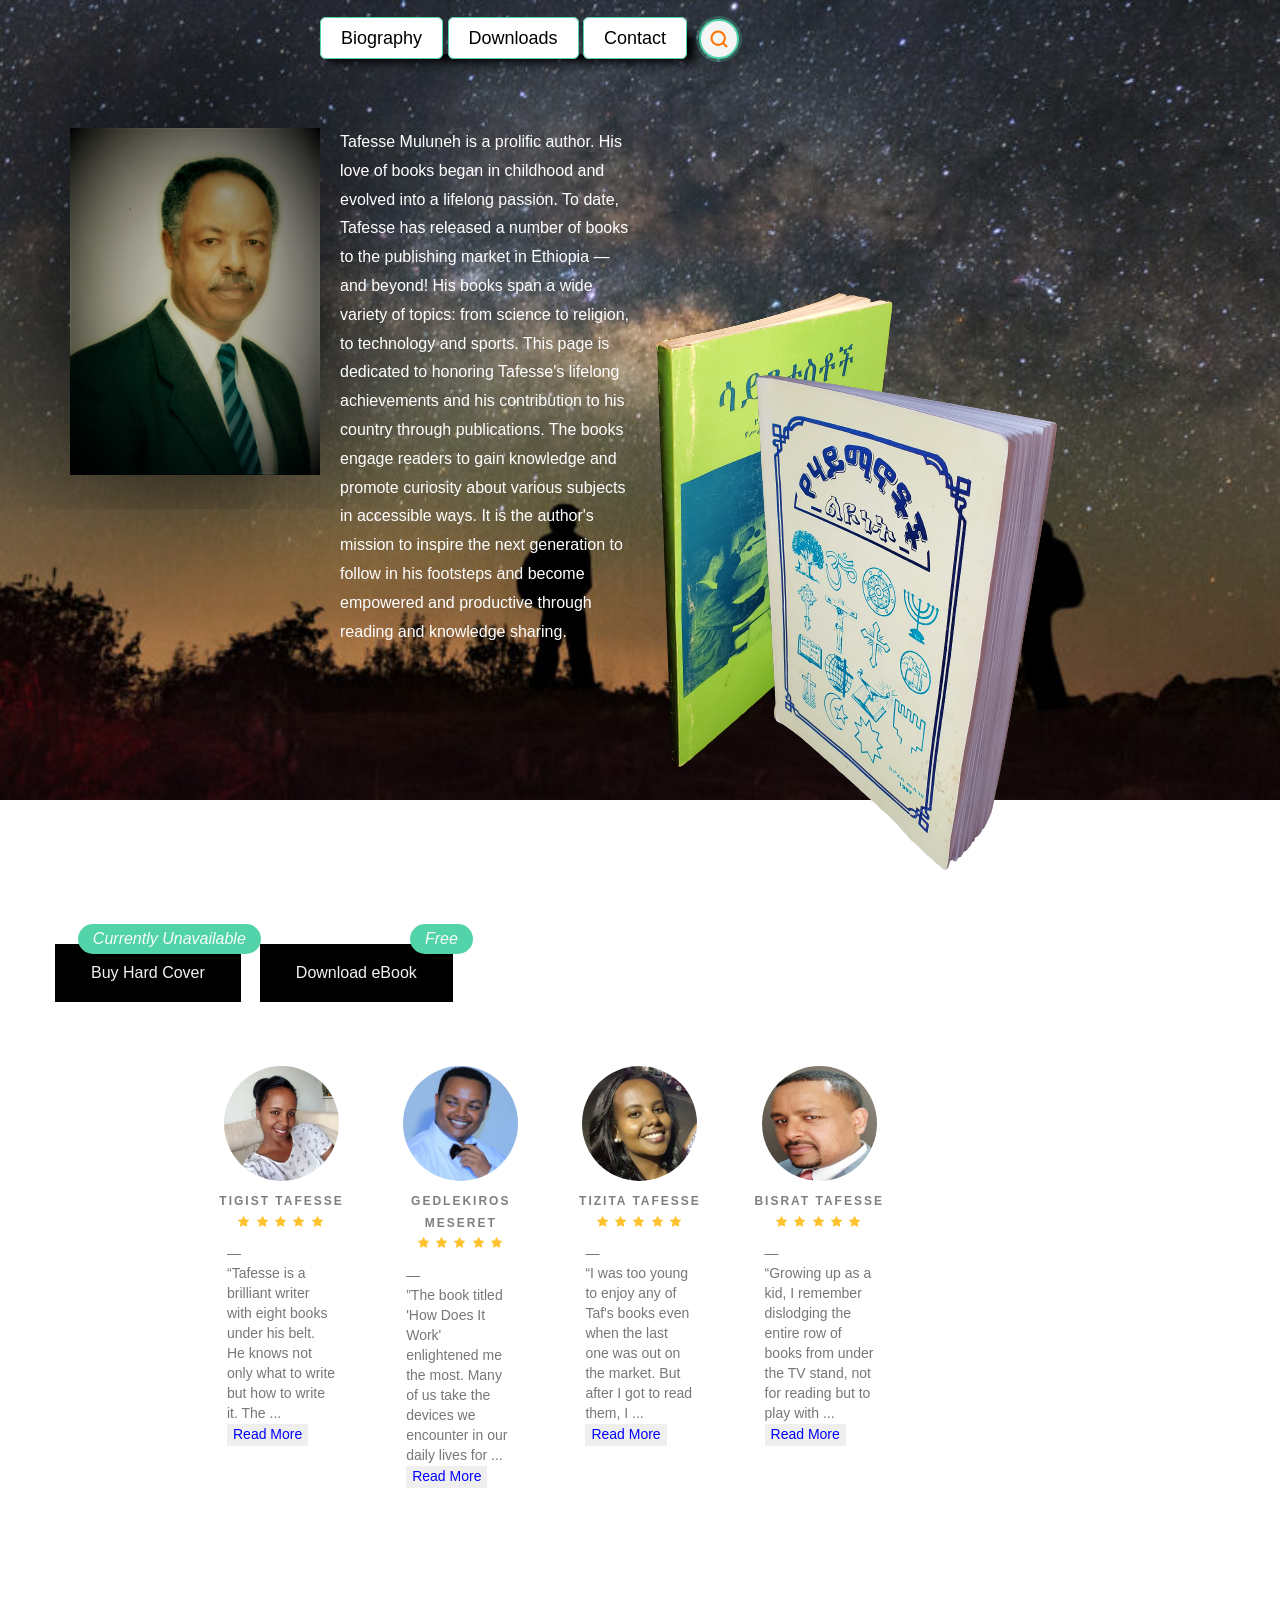
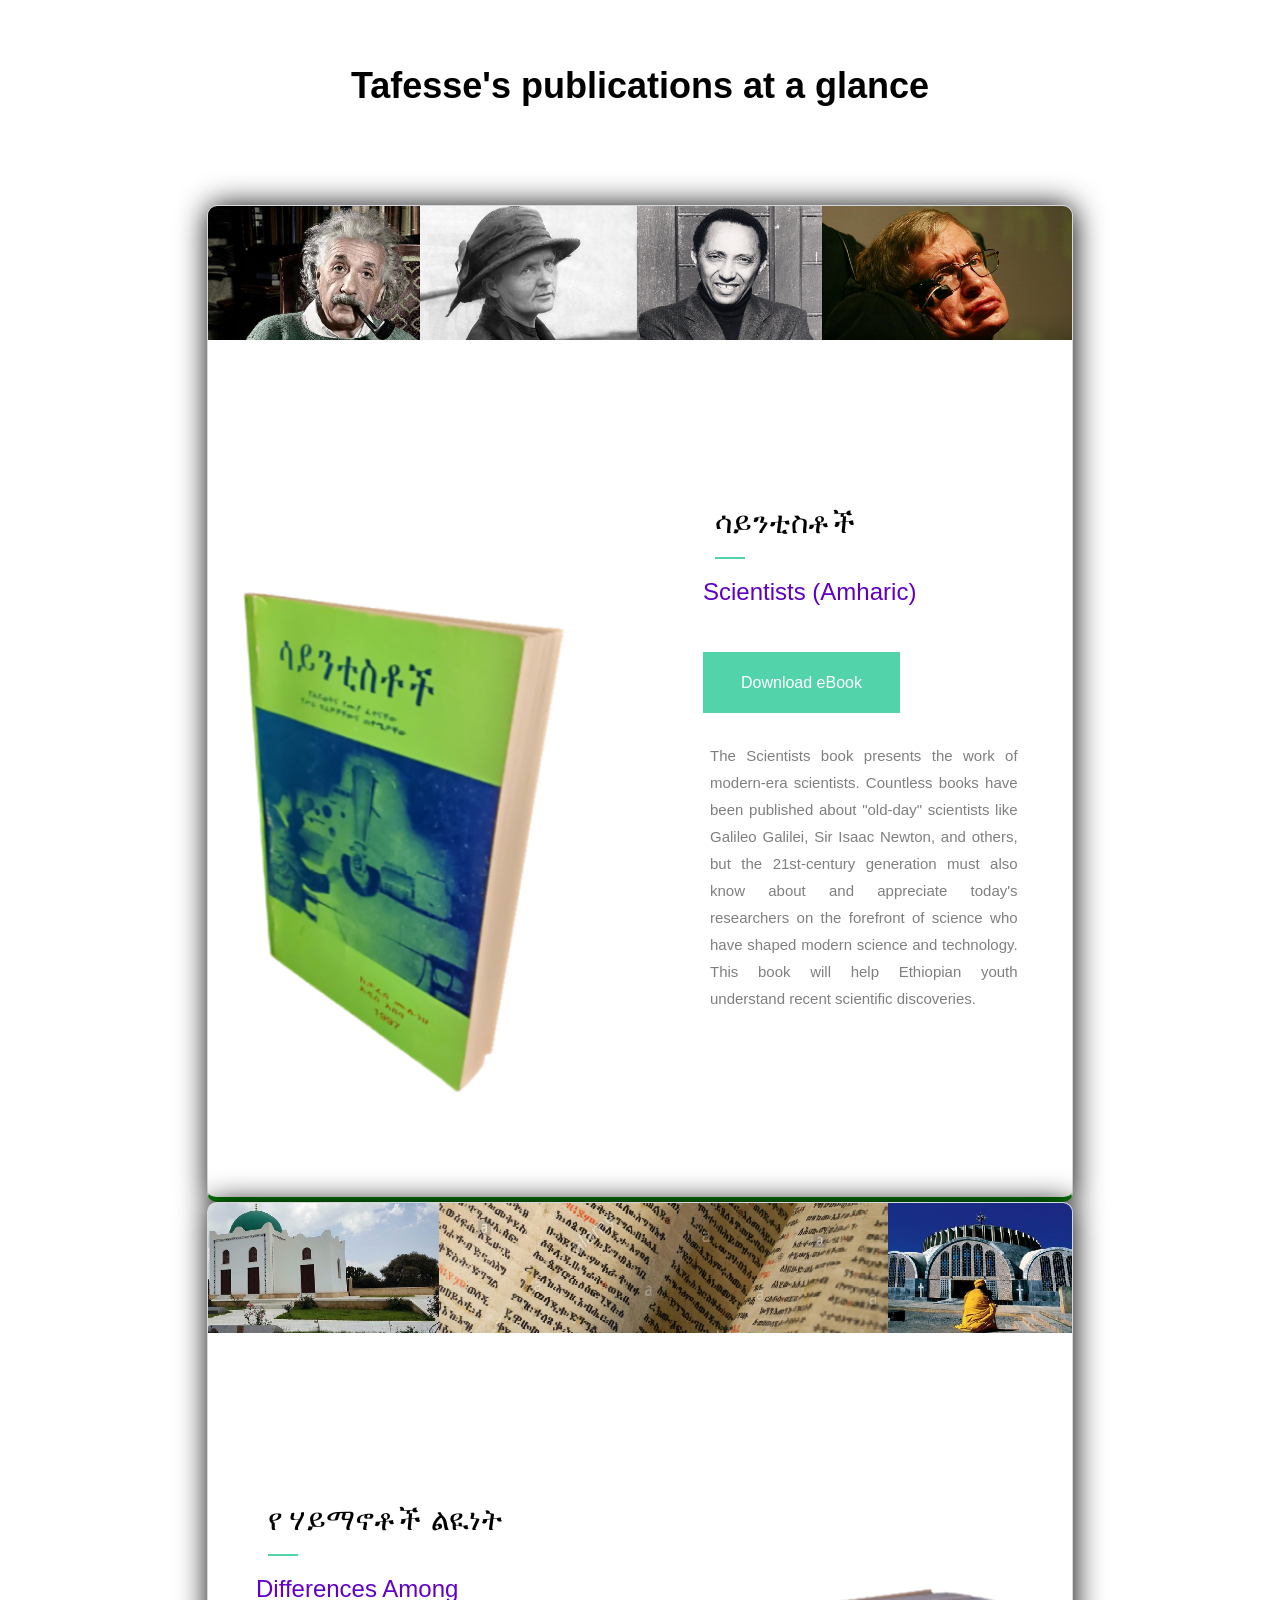
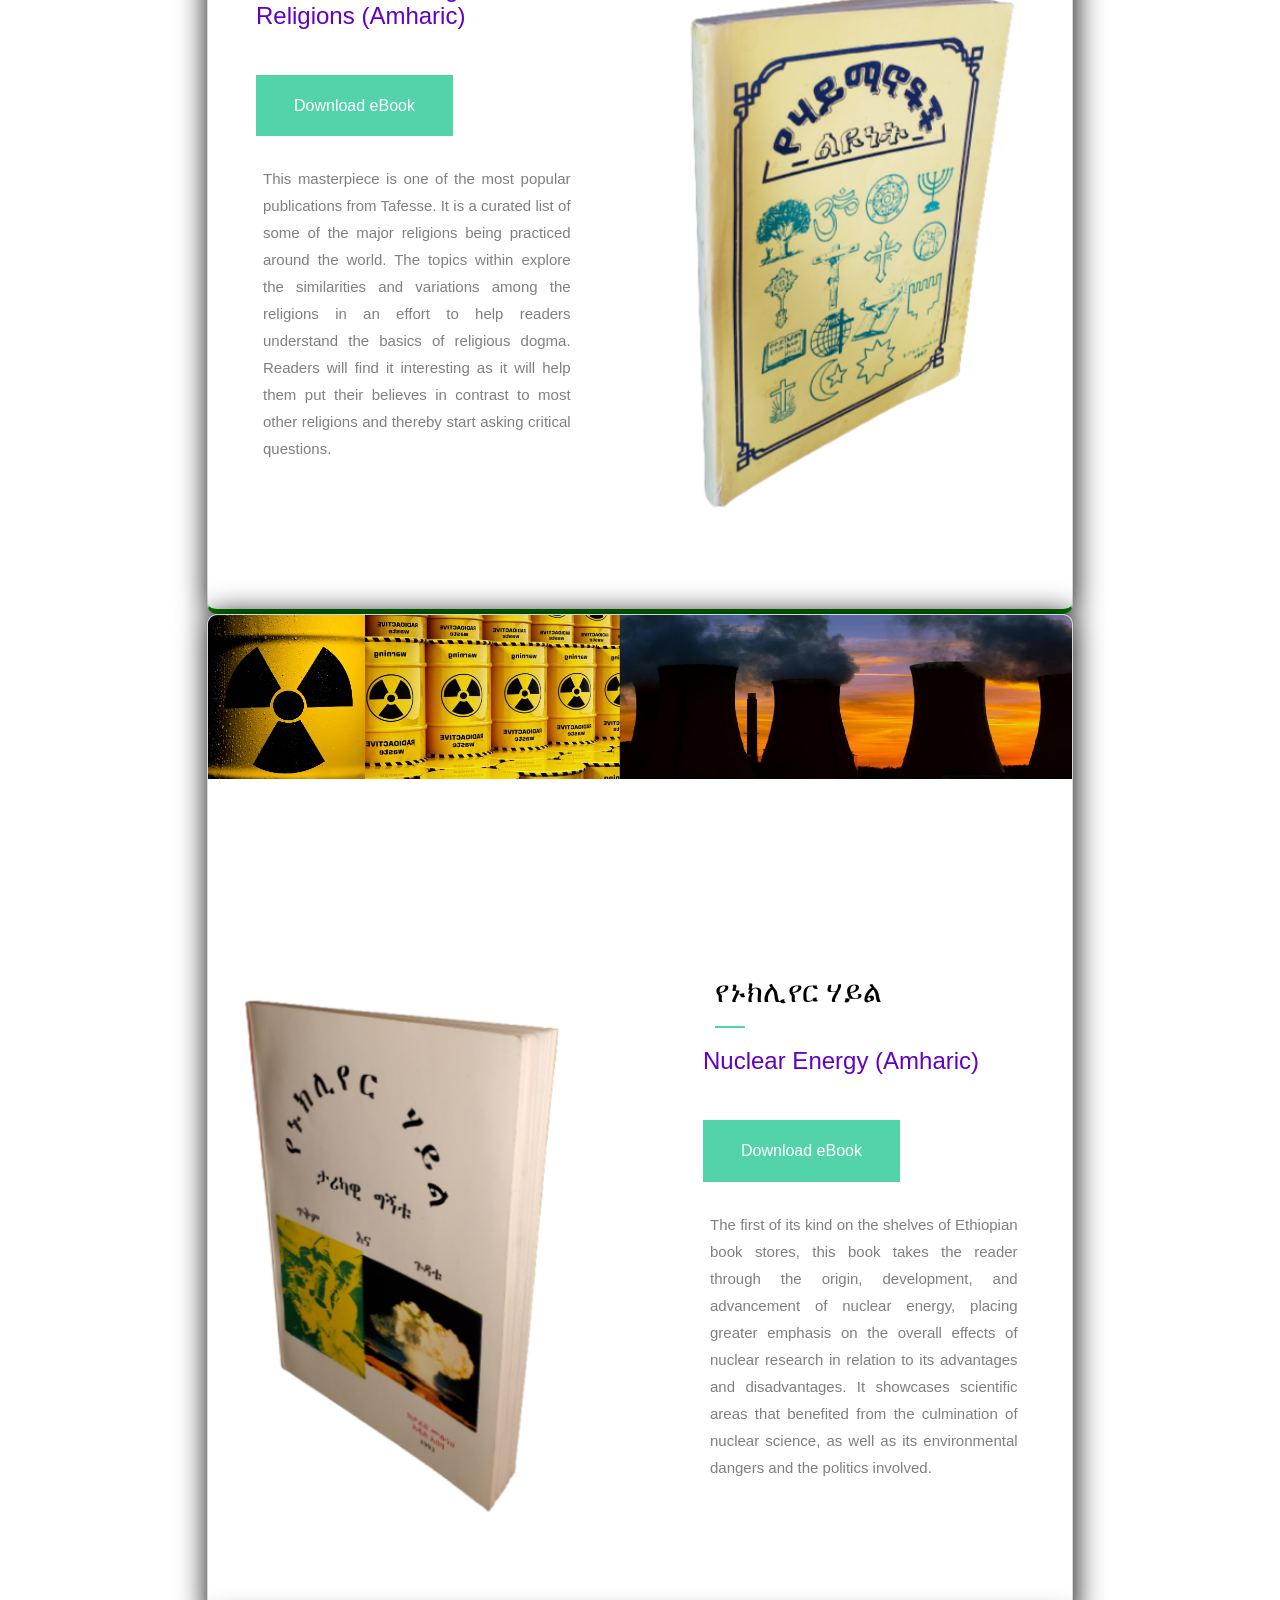
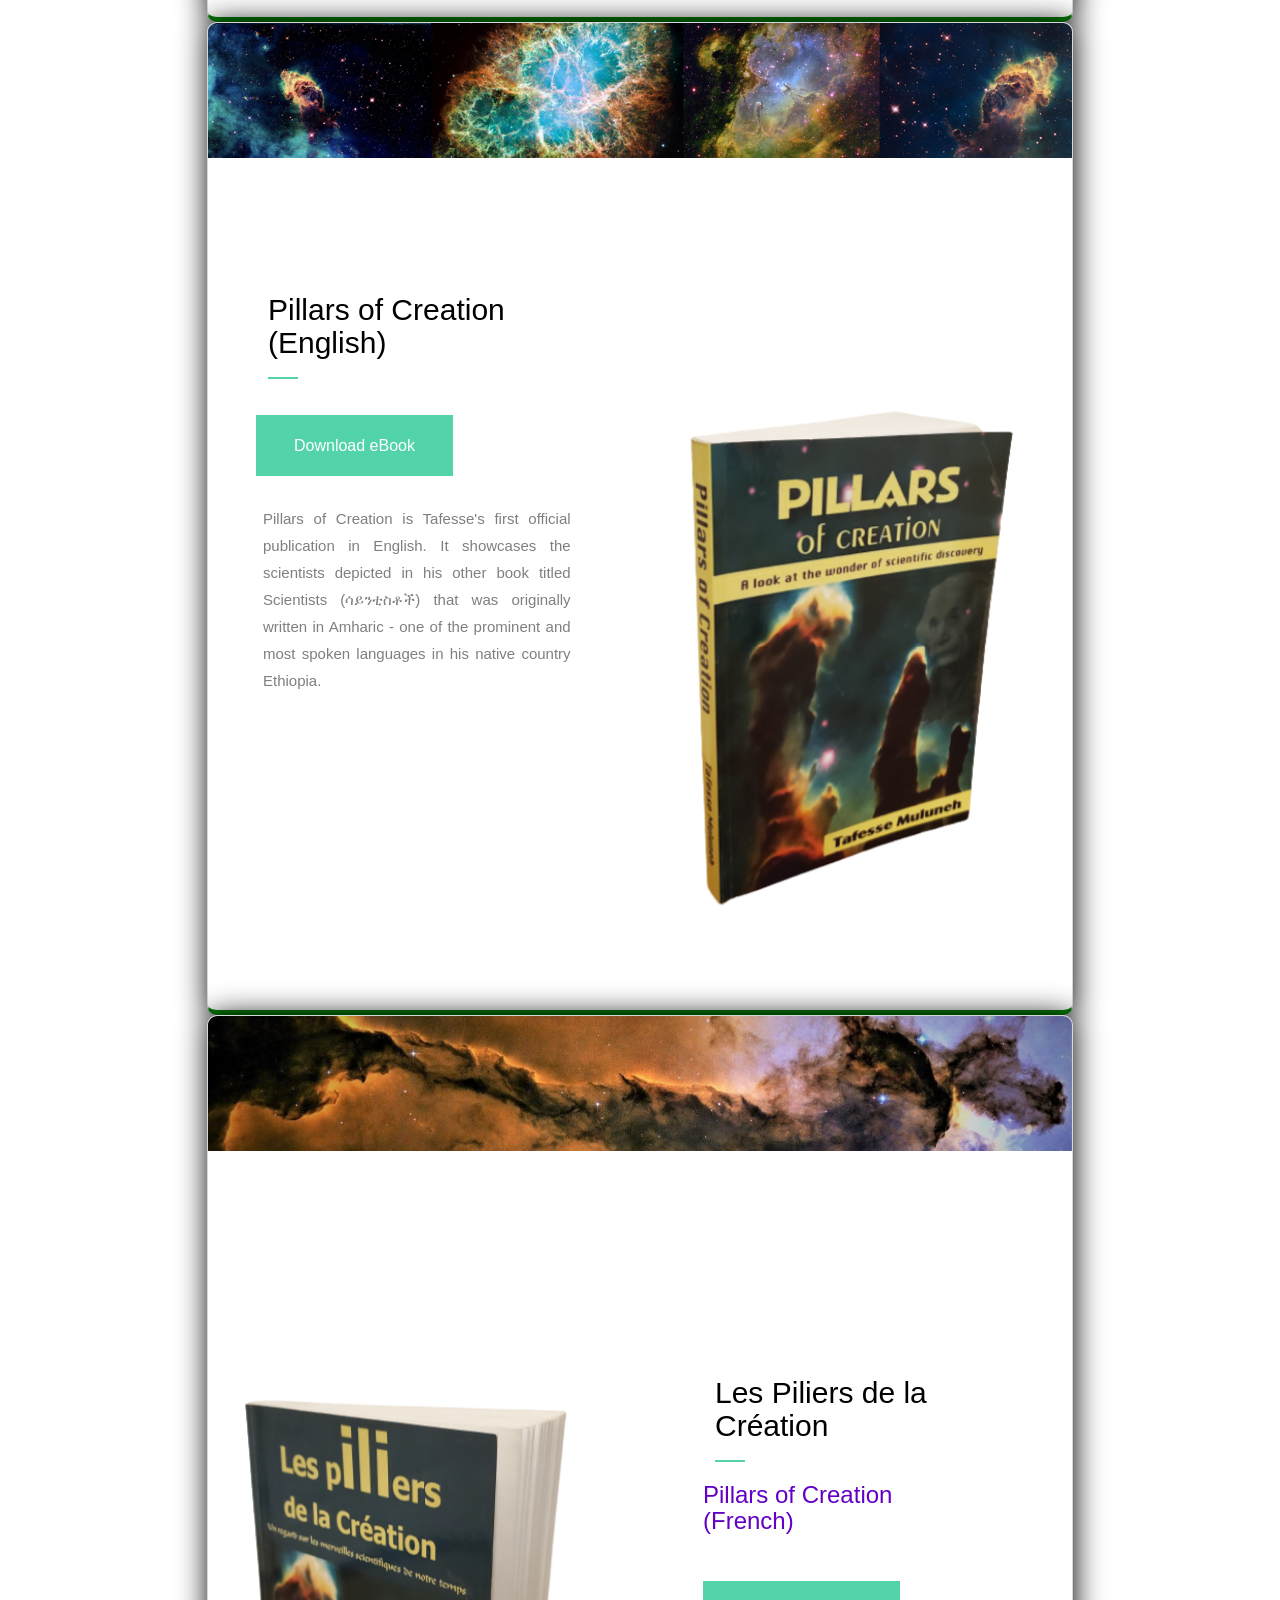
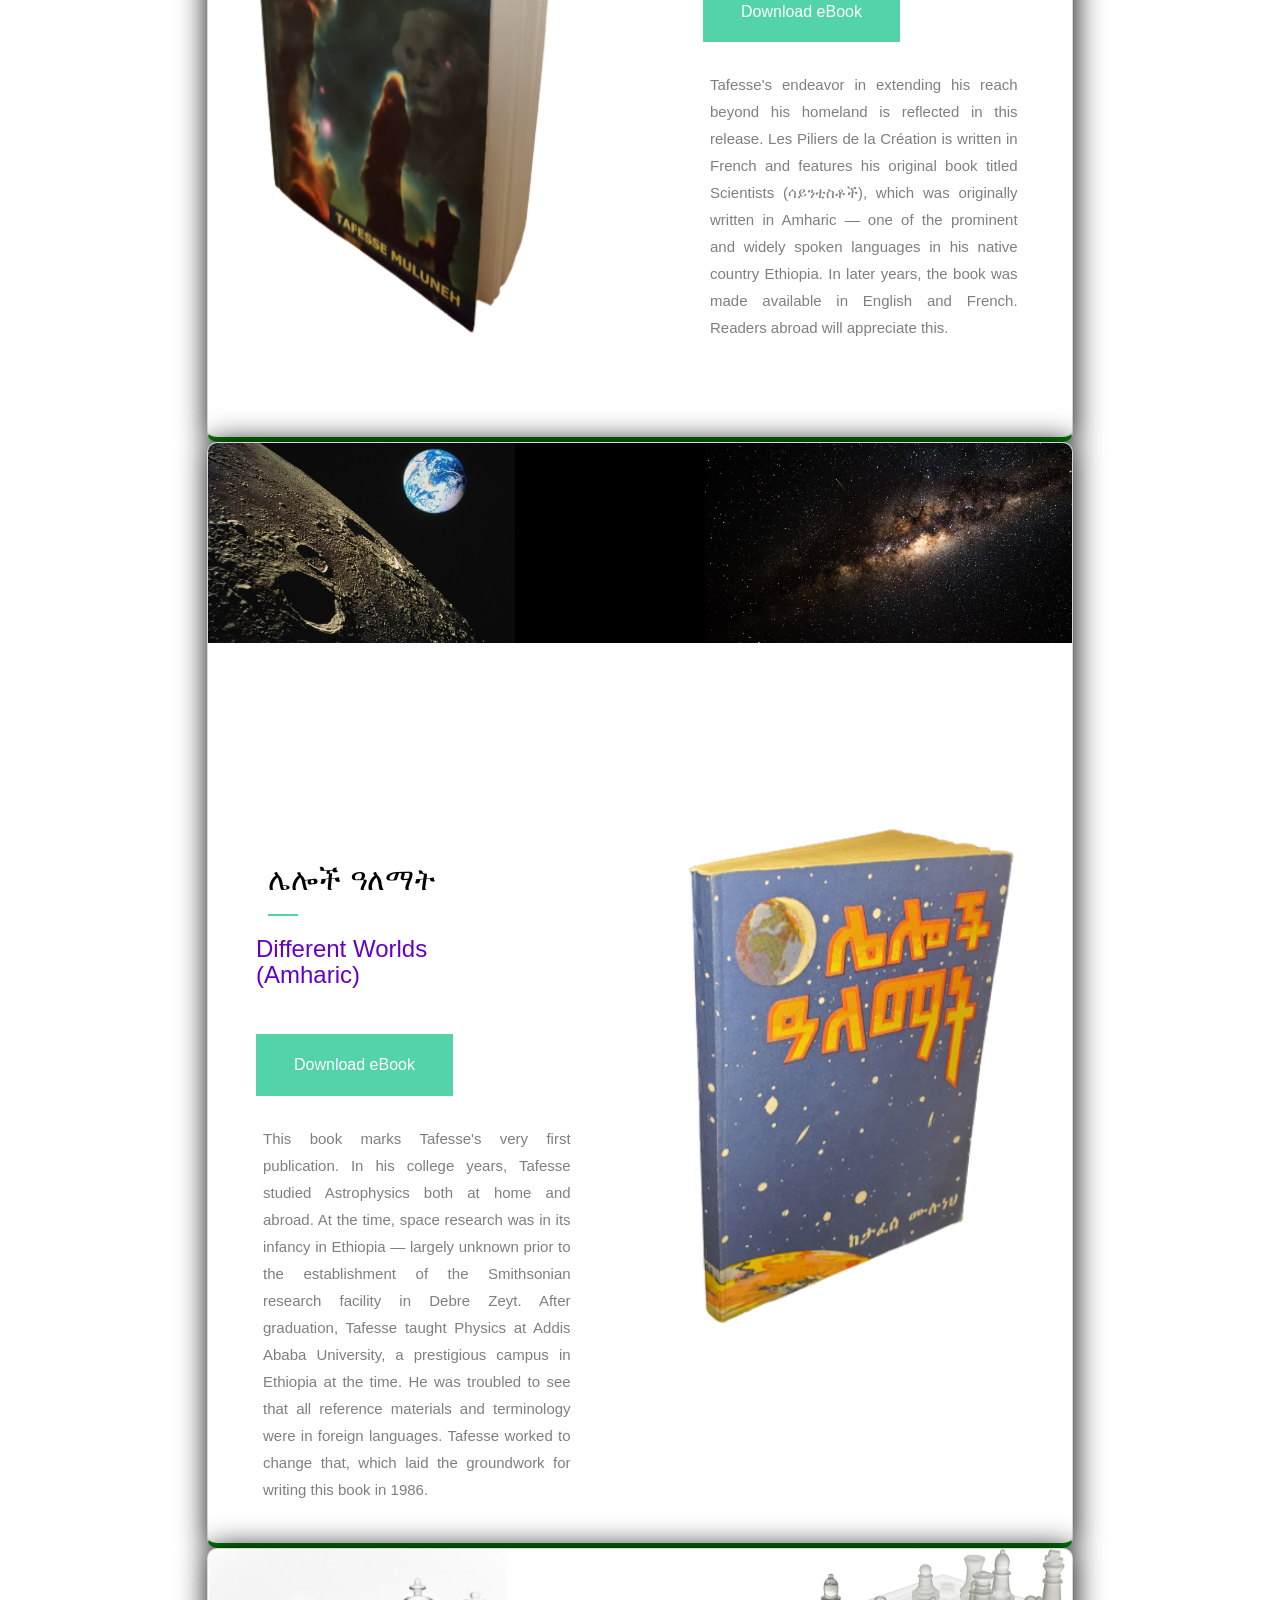
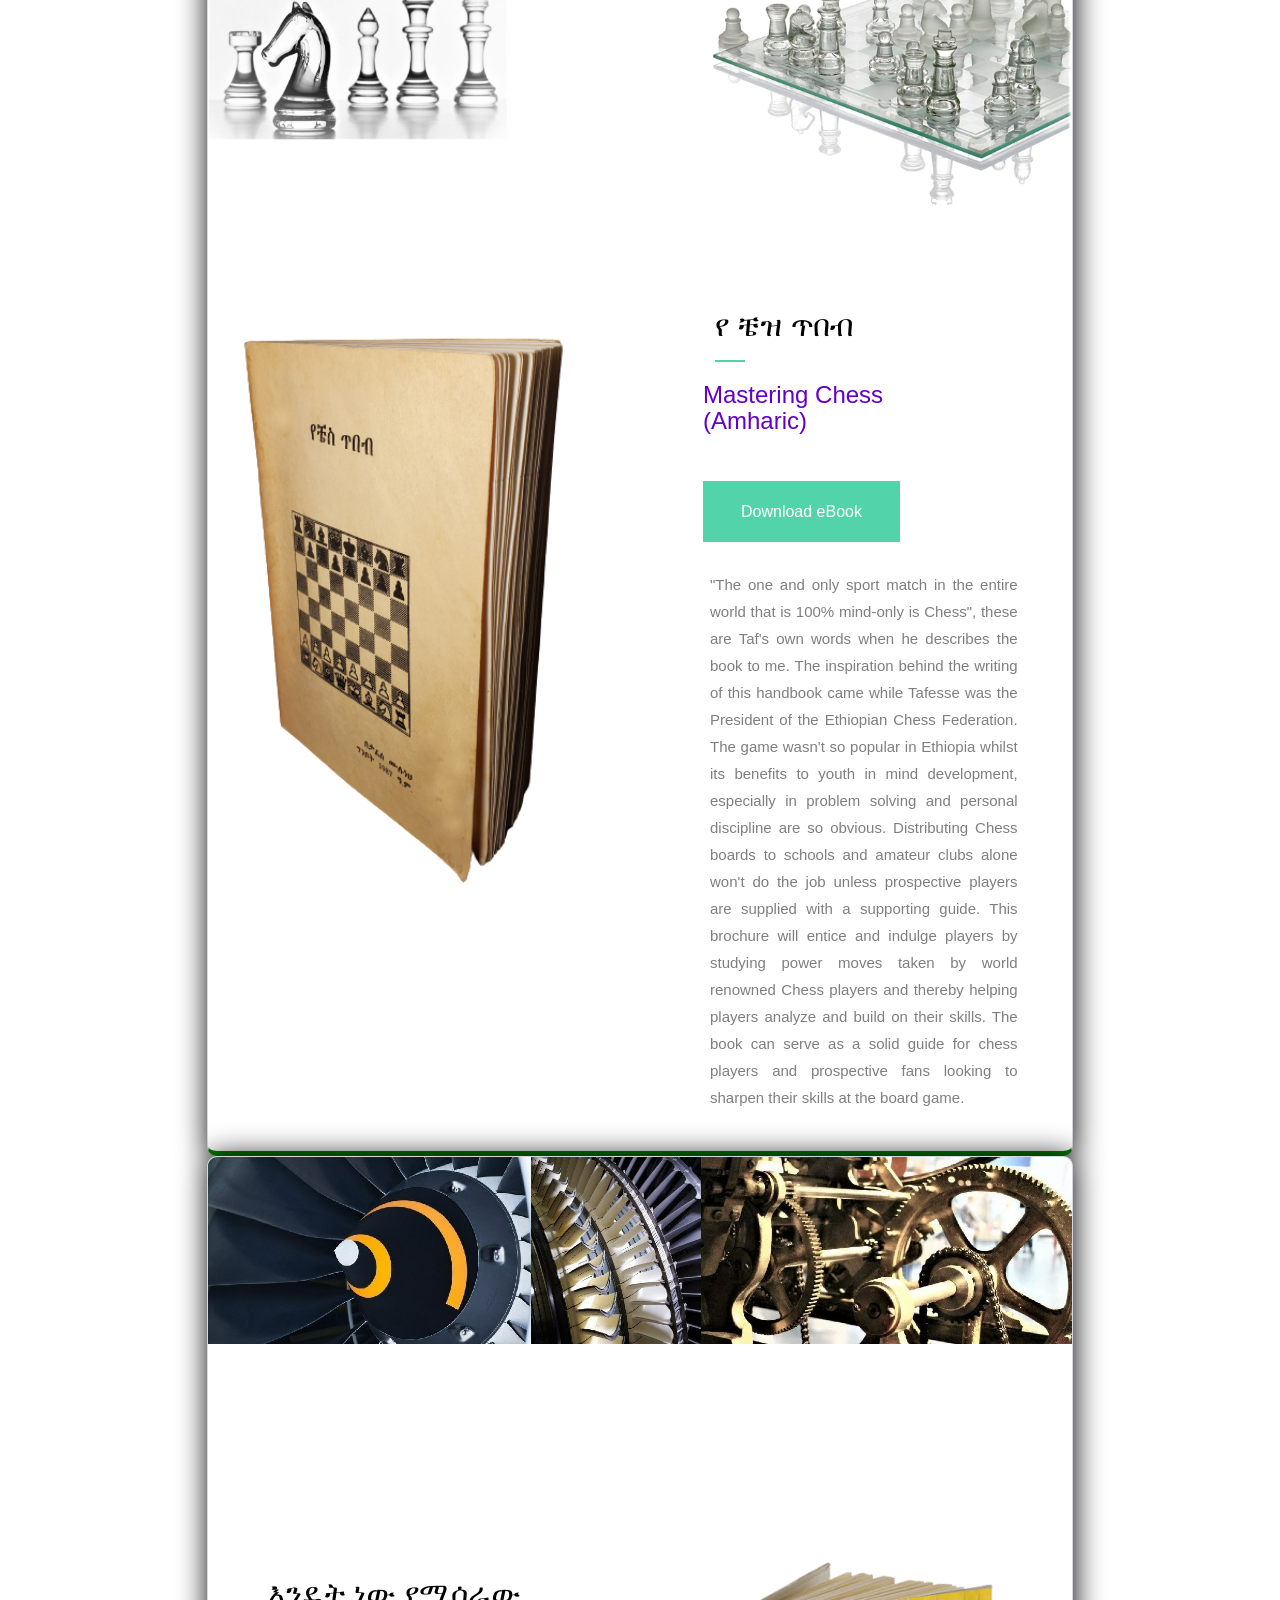
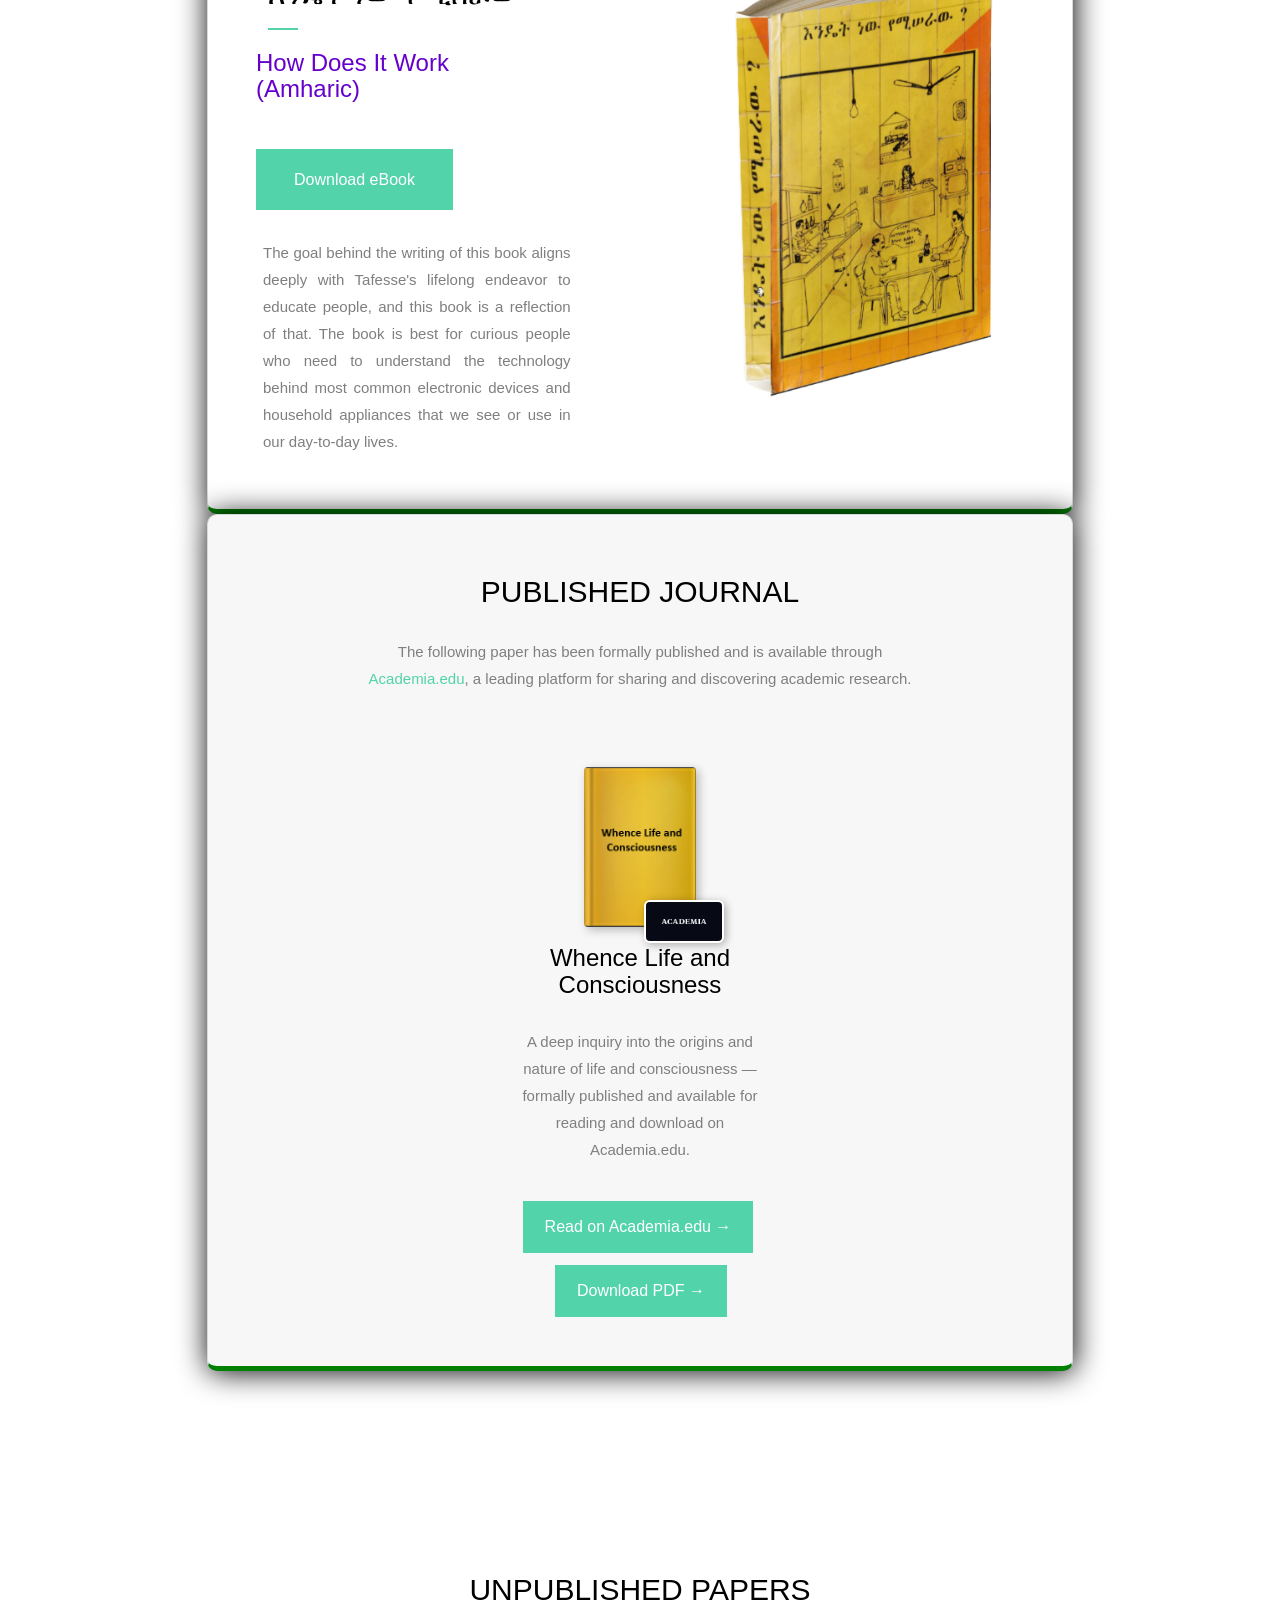
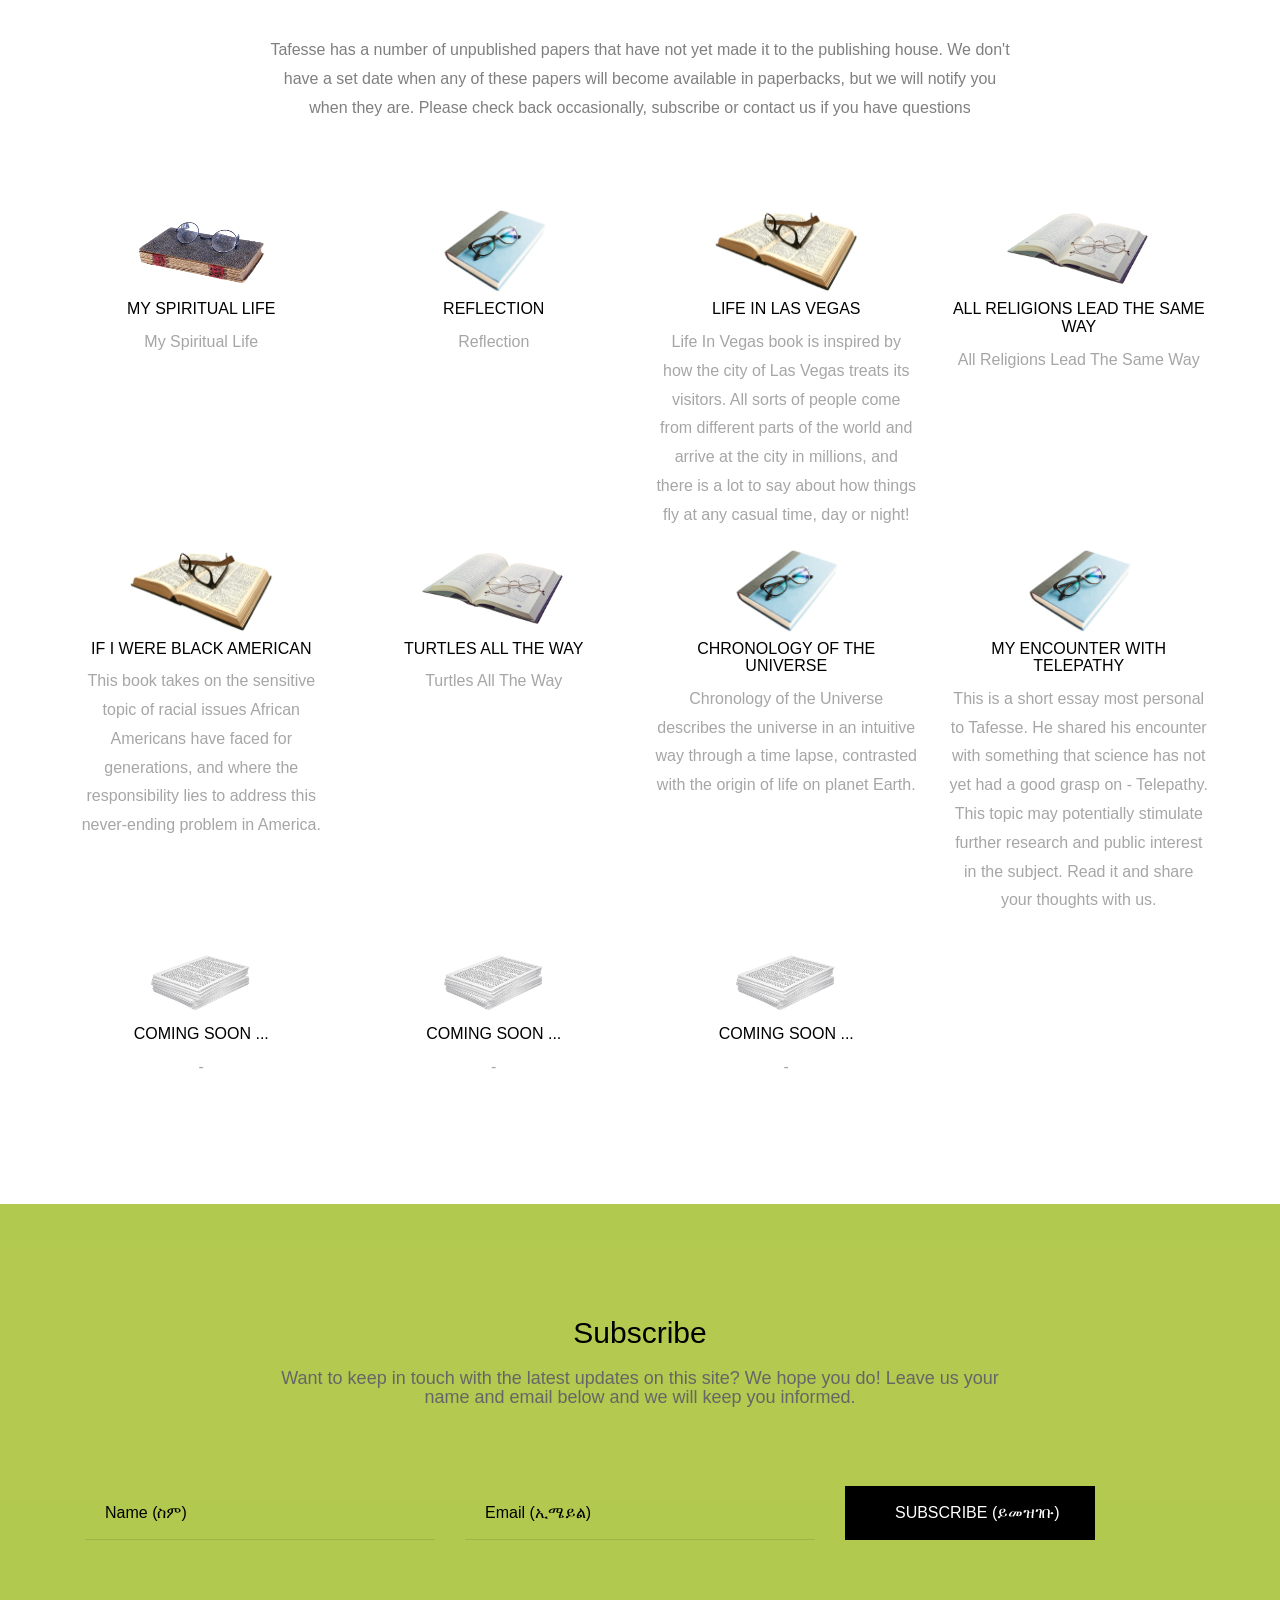
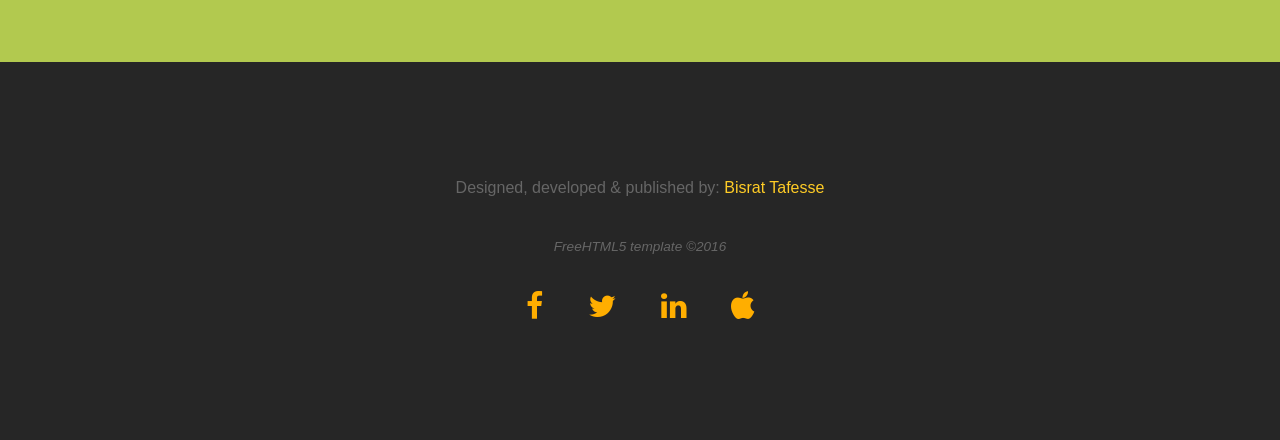
<file: show/index.html>
<!DOCTYPE html>
<html lang="en">

<head>
  <meta http-equiv="content-type" content="text/html; charset=utf-8">
  <!-- Global site tag (gtag.js) - Google Analytics -->
  <script async="" src="https://www.googletagmanager.com/gtag/js?id=G-N1CTBQSC57"></script>
  <script>
    window.dataLayer = window.dataLayer || [];
    function gtag() { dataLayer.push(arguments); }
    gtag('js', new Date());

    gtag('config', 'G-N1CTBQSC57');
  </script>
  <!-- END Google Global site Analytics -->
  <meta http-equiv="X-UA-Compatible" content="IE=edge">
  <title>Tafesse Books</title>
  <meta name="viewport" content="width=device-width, initial-scale=1">
  <meta name="description" content="Tafesse Muluneh is a prolific Ethiopian author. Discover his books spanning science, religion, technology, and sports — available as free eBook downloads.">
  <meta name="keywords" content="Tafesse Muluneh, Ethiopian author, books, ebooks, Amharic books, science, religion, download">
  <meta name="author" content="Bisrat Tafesse">
  <!-- Place favicon.ico and apple-touch-icon.png in the root directory -->
  <link rel="shortcut icon" href="favicon.ico">
  <link href="https://fonts.googleapis.com/css?family=Bungee+Shade" rel="stylesheet">
  <!-- Animate.css -->
  <link rel="stylesheet" href="css/animate.css">
  <!-- Icomoon Icon Fonts-->
  <link rel="stylesheet" href="css/icomoon.css">
  <!-- Bootstrap  -->
  <link rel="stylesheet" href="css/bootstrap.css">
  <!-- Theme style  -->
  <link rel="stylesheet" href="css/style.css">
  <!-- Owl Carousel  -->
  <link rel="stylesheet" href="css/owl.carousel.min.css">
  <link rel="stylesheet" href="css/owl.theme.default.min.css">
  <script src="js/modernizr-2.6.2.min.js"></script>

  <script src="js/jquery.subscribe.js"></script>

  <!-- handle review dynamic display hide button -->
  <script>
    function readMoreReview(reviewID) {
      var reviewDots = document.getElementById("reviewDots" + reviewID);
      var collapsedReview = document.getElementById("collapsedReview" + reviewID);
      var showHideReviewButton = document.getElementById("showHideReviewButton" + reviewID);

      if (reviewDots.style.display === "inline") {
        reviewDots.style.display = "none";
        collapsedReview.style.display = "inline";
        showHideReviewButton.innerHTML = "Read Less";
      }
      else {
        reviewDots.style.display = "inline";
        collapsedReview.style.display = "none";
        showHideReviewButton.innerHTML = "Read More";
      }

    }
  </script>

</head>

<body>
  <div class="divMenu"> <a href="biography.html" class="btn-biography btn-primary btn-lg btn-hardbound"
      style="color: black;">Biography</a> <a href="downloads.html"
      class="btn-biography btn-primary btn-lg btn-hardbound" style="color: black;">Downloads</a> <a href="contact.html"
      class="btn-biography btn-primary btn-lg btn-hardbound" style="color: black;">Contact</a>
  </div>
  <button id="search-btn" title="Search books" aria-label="Search books"><svg xmlns="http://www.w3.org/2000/svg" viewBox="0 0 24 24"><circle cx="11" cy="11" r="8"/><line x1="21" y1="21" x2="16.65" y2="16.65"/></svg></button>

  <div id="top"></div>
  <a href="#top"><img id="goToTop" src="images/Scroll_To_Top.png"
      style="height: 50px; position:fixed; right: 5%; bottom: 10%; padding: 5px; margin: 5px; z-index: 1000; float: right; display: none;" /></a>

  <div id="fh5co-header" style="background-image: url(images/Cosmos_View.jpg);background-size:cover;">
    <div class="container">
      <div style="display: table; width: 100%; margin-top: 8em;">
        <div style="display: table-row;">
          <div style="display: table-cell; width: 25%; float: left;">
            <img src="images/Tafesse_Muluneh_Main_Profile_Picture.jpg" alt="Tafesse Muluneh profile picture"
              style="max-width: 250px; width: 100%; box-shadow: 5px 5px 200px 5px black;">
          </div>
          <div style="display: table-cell; width: 35%; float: left;">
            <span style="color: white; font-family: Varela Round,Arial,sans-serif; font-size: 1em;">
              Tafesse Muluneh is a prolific author. His love of books began
              in childhood and evolved into a lifelong passion. To date,
              Tafesse has released a number of books to the publishing
              market in Ethiopia — and beyond! His books span a wide variety
              of topics: from science to religion, to technology and sports.
              This page is dedicated to honoring Tafesse's lifelong
              achievements and his contribution to his country through
              publications. The books engage readers to gain knowledge and
              promote curiosity about various subjects in accessible ways.
              It is the author's mission to inspire the next generation to
              follow in his footsteps and become empowered and productive
              through reading and knowledge sharing.
            </span>
          </div>
          <div class="row" style="display: table-cell; width: 40%; float: right; vertical-align: middle;">
            <div class="col-md-6 col-sm-6">
              <figure class="fh5co-intro-img">
                <img class="img-1 animate-box" src="images/Scientistoch_Book_Cover_Back.png"
                  alt="Tafesse Muluneh Scientistoch Book Cover">
                <img class="img-2 animate-box" src="images/Ye_Haymanotoch_Leyunet_Book_Cover_Front.png"
                  alt="Tafesse Muluneh Haymanotoch Book Cover" style="left: 100px;">
              </figure>
            </div>
          </div>
        </div>
      </div>
      <div class="row" style="margin-top: -140px;">
        <div class="col-md-6 col-sm-6">
          <div class="intro">
            <div style="width: 100%; display: block;">
              <div style="float: left; width: 50%;">
                <a href="#" class="btn btn-primary btn-lg btn-hardbound">Buy Hard Cover <span class="price"><i>Currently
                      Unavailable</i></span></a>
              </div>
              <div style="float: right; width: 50%;">
                <a href="downloads.html" class="btn btn-primary btn-lg btn-hardbound">Download eBook <span
                    class="price"><i>Free</i></span></a>
              </div>
            </div>
          </div>
        </div>
      </div>
    </div>
  </div>
  <div id="main">
    <div class="container" style="width: 70%;">
      <!-- MAIN READERS REVIEWS -->
      <div class="row row-pb-md" style="display: block; margin-top: -150px;">
<!--         <div class="col-md-4" style="width: 20%; float: left;">
          <div class="review active text-center">
            <figure> <a target="_blank" href="https://youtu.be/WjXiGZ2RRf0?si=Yw8NnH1C_PZesATe">
                <img src="images/Tikuret_Academy_Profile_Pic.jpg" alt="Tikuret Academy reviewer photo"
                  style="width: 115px; height: 115px;"></a> </figure>
            <span>Tikuret Academy</span> <span class="star"> <i class="icon-star colored"></i>
              <i class="icon-star colored"></i> <i class="icon-star colored"></i>
              <i class="icon-star colored"></i> <i class="icon-star colored"></i>
            </span>
          </div>
          <blockquote style="border: 0px;">
            <div style="text-align: left;"><small>
                <p>“A narrated video by Tikuret Academy providng an in-depth review
                  of Tafesse's books. The academy, through its own channels,
                  <span id="reviewDots2" style="display: inline;">...</span>
                  <span id="collapsedReview2" style="display: none;">
                    shares knowledge and skills it finds are beneficial to its audience. 
                    Its YouTube page has several video repositories similar to this and others' works
                    <a target="_blank" href="https://www.youtube.com/@-tikuretacademy3608"><b><u>(visit
                          site)</u></b></a>.
                    We recommend readers to check out the page for its valuable recommendations and read its mission
                    statement
                    "ይህ ቻናል ለታዳሚዎቻችን ይጠቅማሉ ብለን የምናስበውን እውቀት እና ክህሎቶች የምንካፍልበት ነው።
                    In this channel we intend to share knowledge and skills that we think would benefit our
                    audience.”</span>
                  <button id="showHideReviewButton2" style="display: inline; border: 0px; color: blue;"
                    onclick="readMoreReview('2')">Read
                    More</button>
                </p>
              </small></div>
          </blockquote>
        </div> -->
        <div class="col-md-4" style="width: 20%; float: left;">
          <div class="review text-center">
            <figure> <img src="images/Tigist_Tafesse_Profile_Picture.jpg" alt="Tigist Tafesse reviewer photo"
                style="width: 115px; height: 115px;">
            </figure>
            <span>Tigist Tafesse </span> <span class="star"> <i class="icon-star colored"></i>
              <i class="icon-star colored"></i> <i class="icon-star colored"></i>
              <i class="icon-star colored"></i> <i class="icon-star colored"></i>
            </span>
          </div>
          <blockquote style="border: 0px;">
            <div style="text-align: left;"><small>
                <p>
                  “Tafesse is a brilliant writer
                  with eight books under his belt. He knows not only what to
                  write but how to write it. The
                  <span id="reviewDots1" style="display:inline;">...</span>
                  <span id="collapsedReview1" style="display: none;">
                    most I admire is all his writings are lean and to the point. His books, four of them with a
                    focus on science, are the first of their kind in Ethiopia,
                    like his book on Chess, that taught interested folks how
                    to play chess. Another one, his book titled "Ye
                    Haimanotoch Leyunet" is a breakthrough publication that
                    primarily focused on different religions and belief
                    systems. The book has served as a handy reference material
                    for schools such as Meskaye Hizunan to help introduce the
                    youth to the topic of various religion's core teachings. I
                    have a fond memory of going to different publishers with
                    my mother to get their price quote for his last book,
                    while Tafesse was away in the US. He is a great example of
                    how one can put his/her education and passion into
                    producing books, I'm so proud of him”</span>
                  <button id="showHideReviewButton1" style="display: inline; border: 0px; color: blue;"
                    onclick="readMoreReview('1')">Read
                    More</button>
                </p>
              </small>
            </div>
          </blockquote>

        </div>
        <div class="col-md-4" style="width: 20%; float: left;">
          <div class="review active text-center">
            <figure> <img src="images/Gedlekiros_Profile_Pic.jpg" alt="Kiros Meseret reviewer photo"
                style="width: 115px; height: 115px;"> </figure>
            <span>Gedlekiros Meseret</span> <span class="star"> <i class="icon-star colored"></i>
              <i class="icon-star colored"></i> <i class="icon-star colored"></i>
              <i class="icon-star colored"></i> <i class="icon-star colored"></i>
            </span>
          </div>
          <blockquote style="border: 0px;">
            <div style="text-align: left;"><small>
                <p>”The book titled 'How Does It Work' enlightened me the
                  most. Many of us take the devices we encounter in our
                  daily lives for <span id="reviewDots2" style="display: inline;">...</span>
                  <span id="collapsedReview2" style="display: none;">
                    granted that we don't inquire how they
                    work. The book will open your eyes to the world of
                    different appliances and how they perform their task.”</span>
                  <button id="showHideReviewButton2" style="display: inline; border: 0px; color: blue;"
                    onclick="readMoreReview('2')">Read
                    More</button>
                </p>
              </small></div>
          </blockquote>
        </div>
        <div class="col-md-4" style="width: 20%; float: left;">
          <div class="review active text-center">
            <figure> <img src="images/Tizita_Tafesse_Profile_Picture.jpg" alt="Tizita Tafesse reviewer photo"
                style="width: 115px; height: 115px;"> </figure>
            <span>Tizita Tafesse </span> <span class="star"> <i class="icon-star colored"></i>
              <i class="icon-star colored"></i> <i class="icon-star colored"></i>
              <i class="icon-star colored"></i> <i class="icon-star colored"></i>
            </span>
          </div>
          <blockquote style="border: 0px;">
            <div style="text-align: left;"><small>
                <p>“I was too young to enjoy any
                  of Taf's books even when the last one was out on the market.
                  But after I got to read them, I
                  <span id="reviewDots3" style="display:inline;">...</span>
                  <span id="collapsedReview3" style="display: none;">
                    appreciated their importance to society. I love all his books, but the one
                    titled “Ye Chess Tibeb” is my favorite, I am still fond of
                    the memory of playing Chess with my friend day and night
                    passionately. It was my inspiration to not only learn the
                    game but to teach it to my friend too. His books hold a
                    lot of information about various subjects and open a
                    different insight. Poems and novels are good for
                    motivation and relaxation but they don’t build bridges,
                    cars or computers - science &amp; technology do! They
                    avail us of goods and services, thus enabling us to raise
                    our standard of living. The short essays too are meant to
                    help us think rationally. I’m very proud of my father’s
                    contribution to society and I encourage everyone to read
                    them.”</span>
                  <button id="showHideReviewButton3" style="display: inline; border: 0px; color: blue;"
                    onclick="readMoreReview('3')">Read
                    More</button>
                </p>
              </small> </div>
          </blockquote>
        </div>
        <div class="col-md-4" style="width: 20%; float: left;">
          <div class="review text-center">
            <figure> <img src="images/Bisrat_Tafesse_Profile_Picture.jpg" alt="Bisrat Tafesse reviewer photo"
                style="width: 115px; height: 115px;"> </figure>
            <span>Bisrat Tafesse </span> <span class="star"> <i class="icon-star colored"></i>
              <i class="icon-star colored"></i> <i class="icon-star colored"></i>
              <i class="icon-star colored"></i> <i class="icon-star colored"></i>
            </span>
          </div>
          <blockquote style="border: 0px;">
            <div style="text-align: left;"><small>
                <p>“Growing up as a kid, I remember dislodging the entire
                  row of books from under the TV stand, not for reading but
                  to play with
                  <span id="reviewDots4" style="display:inline;">...</span>
                  <span id="collapsedReview4" style="display: none;">
                    by piling them up into some type of shape
                    (the then Lego). Years later I came to realize those were
                    valuable reads that my father wrote. I now know I am one
                    fortunate child to have a father who spent most of his
                    life enlightening others. Even if minuscule, I helped a
                    little bit in editing a couple of his books. That taught
                    me the burden and intricacies involved in writing a book.
                    The diversity of the topics he covered in each publication
                    is superb — I find it rare to find other authors at that
                    level. It is one heck of a challenge to publish a single
                    book considering the time, effort, and finance one invests
                    in, but it takes another level of sacrifice and
                    perseverance to release a number of them especially on
                    varying subject matter — a real hero!"</span>
                  <button id="showHideReviewButton4" style="display: inline; border: 0px; color: blue;"
                    onclick="readMoreReview('4')">Read
                    More</button>
                </p>
              </small>
            </div>
          </blockquote>
        </div>
      </div>
      <!-- END OF MAIN READERS REVIEWS -->

      <h1 style="margin: 100px; text-align:center;">
        <strong>Tafesse's publications at a glance</strong>
      </h1>
      <p></p>
      <!-- START OF BOOKS SECTION -->
      <div class="bookSectionDiv" style="background-image: url(&quot;images/Scientists_Banner.jpg&quot;);">
        <div class="row fh5co-feature">
          <div class="col-md-6 col-md-push-6" style="float: left; width: 40%;">
            <div class="fh5co-copy">
              <div class="fh5co-copy-inner">
                <h2 style="margin-left: 2em; margin-top: 8em;">ሳይንቲስቶች</h2>
                <h3 style="margin-left: 2em;"><span style="color: #6000c3;">Scientists (Amharic)</span></h3>
                <a href="books/Scientistoch.pdf" class="btn btn-primary btn-lg btn-hardbound" target="_blank"
                  style="margin-left: 3em; margin-top: 1em;">Download eBook</a>
                <p class="book-description">
                  The Scientists book presents the work of modern-era
                  scientists. Countless books have been published about
                  "old-day" scientists like Galileo Galilei, Sir Isaac
                  Newton, and others, but the 21st-century generation must
                  also know about and appreciate today's researchers on the
                  forefront of science who have shaped modern science and
                  technology. This book will help Ethiopian youth understand
                  recent scientific discoveries.</p>
              </div>
            </div>
          </div>
          <div class="col-md-6 col-md-pull-6" style="float: right; width: 60%;">
            <div class="fh5co-img text-right" style="margin-top: 250px; padding: 50px;">
              <figure class="fh5co-figure animate-box">
                <img class="img-2" src="images/Scientistoch_Book_Cover_Front.png"
                  alt="Tafesse Muluneh Scientists_Book_Cover_Front"
                  style="width: 100%; margin: 20px; padding-left: 50px;">
              </figure>
            </div>
          </div>
        </div>
      </div>
      <!-- END feature -->
      <div class="bookSectionDiv" style="background-image: url(&quot;images/Religions_Banner.jpg&quot;);">
        <div class="row fh5co-feature fh5co-reverse">
          <div class="col-md-6" style="float: left; width: 40%;">
            <div class="fh5co-copy">
              <div class="fh5co-copy-inner">
                <h2 style="margin-left: 2em; margin-top: 8em;">የ ሃይማኖቶች ልዪነት</h2>
                <h3 style="margin-left: 2em;"><span style="color: #6200c6;">Differences Among Religions (Amharic)</span>
                </h3>
                <a href="books/Ye_Haimanotoch_Liyunet.pdf" class="btn btn-primary btn-lg btn-hardbound" target="_blank"
                  style="margin-left: 3em; margin-top: 1em;">Download eBook</a>
                <p class="book-description">
                  This masterpiece is one of the most popular publications from
                  Tafesse. It is a curated list of some of the major religions
                  being practiced around the world. The topics within explore
                  the similarities and variations among the religions in an
                  effort to help readers understand the basics of religious
                  dogma. Readers will find it interesting as it will help them
                  put their believes in contrast to most other religions and
                  thereby start asking critical questions.
                </p>
              </div>
            </div>
          </div>
          <div class="col-md-6" style="float: right; width: 60%;">
            <div class="fh5co-img text-left" style="margin-top: 250px; padding: 50px;">
              <figure class="fh5co-figure animate-box">
                <img class="img-2" src="images/Ye_Haymanotoch_Leyunet_Book_Cover_Back.png"
                  alt="Tafesse Muluneh Ye_Haymanotoch_Leyunet Book Cover"
                  style="width: 100%; margin: 20px; padding-left: 50px;">
              </figure>
            </div>
          </div>
        </div>
      </div>
      <!-- END feature -->
      <div class="bookSectionDiv" style="background-image: url(&quot;images/Nuclear_Banner.jpg&quot;);">
        <div class="row fh5co-feature last-feature">
          <div class="col-md-6 col-md-push-6" style="float: left; width: 40%;">
            <div class="fh5co-copy">
              <div class="fh5co-copy-inner">
                <h2 style="margin-left: 2em; margin-top: 10em;">የኑክሊየር ሃይል </h2>
                <h3 style="margin-left: 2em;"><span style="color: #6200c6;">Nuclear
                    Energy (Amharic)</span></h3>
                <a href="books/Ye_Nuclear_Hail.pdf" class="btn btn-primary btn-lg btn-hardbound" target="_blank"
                  style="margin-left: 3em; margin-top: 1em;">Download eBook</a>
                <p class="book-description">
                  The first of its kind on the shelves of Ethiopian book stores,
                  this book takes the reader through the origin, development, and
                  advancement of nuclear energy, placing greater emphasis
                  on the overall effects of nuclear research in relation to
                  its advantages and disadvantages. It showcases scientific
                  areas that benefited from the culmination of nuclear
                  science, as well as its environmental dangers and the
                  politics involved. </p>
              </div>
            </div>
          </div>
          <div class="col-md-6 col-md-pull-6" style="float: right; width: 60%;">
            <div class="fh5co-img text-right" style="margin-top: 250px; padding: 50px;">
              <figure class="fh5co-figure animate-box">
                <img class="img-2" src="images/Ye_Nuclear_Hayl_Book_Cover_Front.png"
                  alt="Tafesse Muluneh Ye_Nuclear_Hayl Book Cover"
                  style="width: 100%; margin: 20px; padding-left: 50px;">
              </figure>
            </div>
          </div>
        </div>
      </div>
      <!-- END feature -->
      <div class="bookSectionDiv" style="background-image: url(&quot;images/Pillars_Of_Creation_Banner.jpg&quot;);">
        <div class="row fh5co-feature fh5co-reverse">
          <div class="col-md-6" style="float: left; width: 40%;">
            <div class="fh5co-copy">
              <div class="fh5co-copy-inner">
                <h2 style="margin-left: 2em; margin-top: 7em;">Pillars of Creation (English) </h2>
                <a href="books/Pillars_Of_Creation_[English].pdf" class="btn btn-primary btn-lg btn-hardbound"
                  target="_blank" style="margin-left: 3em; margin-top: 1em;"> Download eBook</a>
                <p class="book-description">
                  Pillars of Creation is Tafesse's first official publication
                  in English. It showcases the scientists depicted in his
                  other book titled Scientists (ሳይንቲስቶች) that was originally
                  written in Amharic - one of the prominent and most spoken
                  languages in his native country Ethiopia.</p>
              </div>
            </div>
          </div>
          <div class="col-md-6" style="float: right; width: 60%;">
            <div class="fh5co-img text-left" style="margin-top: 250px; padding: 50px;">
              <figure class="fh5co-figure animate-box">
                <img class="img-2" src="images/Pillars_Of_Creation_English_Book_Cover_Back.png"
                  alt="Tafesse Muluneh Pillars_Of_Creation Book Cover"
                  style="width: 100%; margin: 20px; padding-left: 50px;">
              </figure>
            </div>
          </div>
        </div>
      </div>
      <!-- END feature -->
      <div class="bookSectionDiv"
        style="background-image: url(&quot;images/Pillars_Of_Creation_French_Banner.jpg&quot;);">
        <div class="row fh5co-feature last-feature">
          <div class="col-md-6 col-md-push-6" style="float: left; width: 40%;">
            <div class="fh5co-copy">
              <div class="fh5co-copy-inner">
                <h2 style="margin-left: 2em; margin-top: 10em;">Les Piliers de la Création</h2>
                <h3 style="margin-left: 2em;"><span style="color: #6200c5;">Pillars of Creation (French)</span></h3>
                <a href="books/Pillars_Of_Creation_[French].pdf" class="btn btn-primary btn-lg btn-hardbound"
                  target="_blank" style="margin-left: 3em; margin-top: 1em;">Download
                  eBook</a>
                <p class="book-description">
                  Tafesse's endeavor in extending his reach beyond his homeland is
                  reflected in this release. Les Piliers de la Création is
                  written in French and features his original book titled
                  Scientists (ሳይንቲስቶች), which was originally written in
                  Amharic — one of the prominent and widely spoken languages
                  in his native country Ethiopia. In later years, the book
                  was made available in English and French.
                  Readers abroad will appreciate this.
                </p>
              </div>
            </div>
          </div>
          <div class="col-md-6 col-md-pull-6" style="float: right; width: 60%;">
            <div class="fh5co-img text-right" style="margin-top: 250px; padding: 50px;">
              <figure class="fh5co-figure animate-box">
                <img class="img-2" src="images/Pillars_Of_Creation_French_Book_Cover_Front.png"
                  alt="Tafesse Muluneh Pillars_Of_Creation (French) Book Cover"
                  style="width: 100%; margin: 20px; padding-left: 50px;">
              </figure>
            </div>
          </div>
        </div>
      </div>
      <!-- END feature -->
      <div class="bookSectionDiv" style="background-image: url(&quot;images/Leloch_Alemat_Banner.jpg&quot;);">
        <div class="row fh5co-feature fh5co-reverse">
          <div class="col-md-6" style="float: left; width: 40%;">
            <div class="fh5co-copy">
              <div class="fh5co-copy-inner">
                <h2 style="margin-left: 2em; margin-top: 12em;">ሌሎች
                  ዓለማት</h2>
                <h3 style="margin-left: 2em;"><span style="color: #6400c9;">Different
                    Worlds (Amharic) </span></h3>
                <a href="books/Leloch_Alemat.pdf" class="btn btn-primary btn-lg btn-hardbound" target="_blank"
                  style="margin-left: 3em; margin-top: 1em;">Download eBook</a>
                <p class="book-description">
                  This book marks Tafesse's very first publication. In his
                  college years, Tafesse studied Astrophysics both at home and
                  abroad. At the time, space research was in its infancy in
                  Ethiopia — largely unknown prior to the establishment of the
                  Smithsonian research facility in Debre Zeyt. After
                  graduation, Tafesse taught Physics at Addis Ababa University,
                  a prestigious campus in Ethiopia at the time. He was
                  troubled to see that all reference materials and terminology
                  were in foreign languages. Tafesse worked to change that,
                  which laid the groundwork for writing this book in 1986.
                </p>
              </div>
            </div>
          </div>
          <div class="col-md-6" style="float: right; width: 60%;">
            <div class="fh5co-img text-left" style="margin-top: 250px; padding: 50px;">
              <figure class="fh5co-figure animate-box">
                <img class="img-2" src="images/Leloch_Alemat_Book_Cover_Back.png"
                  alt="Tafesse Muluneh Leloch_Alemat Book Cover" style="width: 100%; margin: 20px; padding-left: 50px;">
              </figure>
            </div>
          </div>
        </div>
      </div>
      <!-- END feature -->
      <div class="bookSectionDiv" style="background-image: url(&quot;images/Ye_Chess_Tibeb_Banner.jpg&quot;);">
        <div class="row fh5co-feature">
          <div class="col-md-6 col-md-push-6" style="float: left; width: 40%;">
            <div class="fh5co-copy">
              <div class="fh5co-copy-inner">
                <h2 style="margin-left: 2em; margin-top: 10em;">የ ቼዝ ጥበብ </h2>
                <h3 style="margin-left: 2em;"><span style="color: #6400c9;">Mastering Chess (Amharic)</span></h3>
                <a href="books/Ye_Chess_Tibeb.pdf" class="btn btn-primary btn-lg btn-hardbound" target="_blank"
                  style="margin-left: 3em; margin-top: 1em;">Download eBook</a>
                <p class="book-description">
                  "The one and only sport match in the entire world that is 100%
                  mind-only is Chess", these are Taf's own words when he
                  describes the book to me. The inspiration behind the writing
                  of this handbook came while Tafesse was the President of the
                  Ethiopian Chess Federation. The game wasn't so popular in
                  Ethiopia whilst its benefits to youth in mind development,
                  especially in problem solving and personal discipline are so
                  obvious. Distributing Chess boards to schools and amateur
                  clubs alone won't do the job unless prospective players are
                  supplied with a supporting guide. This brochure will entice
                  and indulge players by studying power moves taken by world
                  renowned Chess players and thereby helping players analyze
                  and build on their skills. The book can serve as a solid
                  guide for chess players and prospective fans looking
                  to sharpen their skills at the board game.
                </p>
              </div>
            </div>
          </div>
          <div class="col-md-6 col-md-pull-6" style="float: right; width: 60%;">
            <div class="fh5co-img text-right" style="margin-top: 250px; padding: 50px;">
              <figure class="fh5co-figure animate-box">
                <img class="img-2" src="images/Ye_Chess_Tibeb_Book_Cover_Front.png"
                  alt="Tafesse Muluneh Ye_Chess_Tibeb Book Cover"
                  style="width: 100%; margin: 20px; padding-left: 50px;">
              </figure>
            </div>
          </div>
        </div>
      </div>
      <!-- END feature -->
      <div class="bookSectionDiv" style="background-image: url(&quot;images/How_Things_Work_Banner.jpg&quot;);">
        <div class="row fh5co-feature fh5co-reverse">
          <div class="col-md-6" style="float: left; width: 40%;">
            <div class="fh5co-copy">
              <div class="fh5co-copy-inner">
                <h2 style="margin-left: 2em; margin-top: 12em;">እንዴት ነው የሚሰራው </h2>
                <h3 style="margin-left: 2em;"><span style="color: #6600cc;">How Does It Work (Amharic)</span></h3>
                <a href="books/Endet_New_Yemiseraw.pdf" class="btn btn-primary btn-lg btn-hardbound" target="_blank"
                  style="margin-left: 3em; margin-top: 1em;">Download eBook</a>
                <p class="book-description">
                  The goal behind the writing of this book aligns deeply with
                  Tafesse's lifelong endeavor to educate people, and this
                  book is a reflection of that. The book is best for curious
                  people who need to understand the technology behind most
                  common electronic devices and household appliances that we
                  see or use in our day-to-day lives.
                </p>
              </div>
            </div>
          </div>
          <div class="col-md-6" style="float: right; width: 60%;">
            <div class="fh5co-img text-left" style="margin-top: 250px; padding: 50px;">
              <figure class="fh5co-figure animate-box">
                <img class="img-2" src="images/Endet_New_Yemiseraw_Book_Cover.png"
                  alt="Tafesse Muluneh Endet New Yemiseraw Book Cover"
                  style="width: 100%; margin: 20px; padding-left: 50px;">
              </figure>
            </div>
          </div>
        </div>
      </div>
      <!-- END feature -->
      <!-- PUBLISHED JOURNAL -->
      <div id="published-journal" class="bookSectionDiv">
        <div class="row text-center fh5co-heading">
          <div class="col-md-8 col-md-offset-2">
            <h2 style="margin-top: 2em;">PUBLISHED JOURNAL</h2>
            <p>The following paper has been formally published and is available through
              <a href="https://www.academia.edu" target="_blank" style="color: #52d3aa;">Academia.edu</a>,
              a leading platform for sharing and discovering academic research.</p>
          </div>
        </div>
        <div class="row text-center" style="margin-bottom: 3em;">
          <div class="col-md-4 col-md-offset-4 animate-box">
            <div class="feature-center">
              <span>
                <a href="https://www.academia.edu/116438689/Whence_life_and_Consciousness?sm=b" target="_blank">
                  <div class="journal-icon-wrapper">
                    <img src="images/Whence_Life_And_Consciousness_Icon.png" alt="Whence Life and Consciousness" class="journal-main-icon">
                    <img src="images/Academia_Logo.png" alt="Academia.edu" class="academia-badge">
                  </div>
                </a>
              </span>
              <h3>Whence Life and Consciousness</h3>
              <p>A deep inquiry into the origins and nature of life and consciousness —
                formally published and available for reading and download on Academia.edu.</p>
              <a href="https://www.academia.edu/116438689/Whence_life_and_Consciousness?sm=b"
                target="_blank" class="btn btn-primary btn-sm btn-hardbound"
                style="margin-top: 8px;">Read on Academia.edu &rarr;</a>
              <a href="books/Whence Life and Consciousness.pdf"
                target="_blank" class="btn btn-primary btn-sm btn-hardbound"
                style="margin-top: 8px; margin-left: 6px;">Download PDF &rarr;</a>
            </div>
          </div>
        </div>
      </div>
    </div>

    <!--------      UNPUBLISHED PAPERS				-----			-->
    <div id="features">
      <div class="container">
        <div class="row text-center fh5co-heading">
          <div class="col-md-8 col-md-offset-2">
            <h2 style="margin-top: 3em;">UNPUBLISHED PAPERS</h2>
            <p>Tafesse has a number of unpublished papers that have not yet
              made it to the publishing house. We don't have a set date when
              any of these papers will become available in paperbacks, but
              we will notify you when they are. Please check back
              occasionally, subscribe or contact us if you have questions</p>
          </div>
        </div>
        <!-- first row unpublished papers -->
        <div class="row">
          <div class="col-md-3 animate-box">
            <div class="feature-center"> <span> <a href="books/My_Spiritual_Life.pdf" target="_blank"> <img
                    src="images/Book_and_Eye_Glass_Icon_01.png" style="width: 150px; height: 100px;"></a></span>
              <h3>My spiritual life</h3>
              <p>My Spiritual Life</p>
            </div>
          </div>
          <div class="col-md-3 animate-box">
            <div class="feature-center"> <span> <a href="books/Reflection.pdf" target="_blank"> <img
                    src="images/Book_and_Eye_Glass_Icon_02.png" style="width: 150px; height: 100px;"></a></span>
              <h3>Reflection</h3>
              <p>Reflection</p>
            </div>
          </div>
          <div class="col-md-3 animate-box">
            <div class="feature-center"> <span> <a href="books/Life_In_Las_Vegas.pdf" target="_blank"> <img
                    src="images/Book_and_Eye_Glass_Icon_03.png" style="width: 150px; height: 100px;"></a></span>
              <h3>Life in Las Vegas</h3>
              <p>Life In Vegas book is inspired by how the city of Las Vegas
                treats its visitors. All sorts of people come from different
                parts of the world and arrive at the city in millions, and
                there is a lot to say about how things fly at any casual
                time, day or night! </p>
            </div>
          </div>
          <div class="col-md-3 animate-box">
            <div class="feature-center"> <span> <a href="books/All_Religions_Lead_The_Same_Way.pdf" target="_blank">
                  <img src="images/Book_and_Eye_Glass_Icon_05.png" style="width: 150px; height: 100px;"></a></span>
              <h3>All Religions Lead The Same Way</h3>
              <p>All Religions Lead The Same Way</p>
            </div>
          </div>
        </div>
        <!-- end of first row - unpublished papers -->

        <!-- second row unpublished papers-->
        <div class="row">
          <div class="col-md-3 animate-box">
            <div class="feature-center"> <span> <a href="books/If_I_Were_Black_American.pdf" target="_blank"> <img
                    src="images/Book_and_Eye_Glass_Icon_03.png" style="width: 150px; height: 100px;"></a></span>
              <h3>If I were Black American</h3>
              <p>This book takes on the sensitive topic of racial issues
                African Americans have faced for generations, and where the
                responsibility lies to address this never-ending problem
                in America.</p>
            </div>
          </div>
          <div class="col-md-3 animate-box">
            <div class="feature-center"> <span> <a href="books/Turtles_All_The_Way.pdf" target="_blank"> <img
                    src="images/Book_and_Eye_Glass_Icon_05.png" style="width: 150px; height: 100px;"></a></span>
              <h3>Turtles All The Way</h3>
              <p>Turtles All The Way</p>
            </div>
          </div>
          <div class="col-md-3 animate-box">
            <div class="feature-center"> <span> <a href="books/Chronology_Of_The_Universe.pdf" target="_blank"> <img
                    src="images/Book_and_Eye_Glass_Icon_02.png" style="width: 150px; height: 100px;"></a></span>
              <h3>Chronology of the Universe</h3>
              <p>Chronology of the Universe describes the universe in an
                intuitive way through a time lapse, contrasted with the origin
                of life on planet Earth.</p>
            </div>
          </div>
          <div class="col-md-3 animate-box">
            <div class="feature-center"> <span> <a href="books/My_Encounter_With_Telepathy.pdf" target="_blank"> <img src="images/Book_and_Eye_Glass_Icon_02.png"
                    style="width: 150px; height: 100px;"></a></span>
              <h3>My Encounter With Telepathy</h3>
              <p>This is a short essay most personal to Tafesse.
                He shared his encounter with something that science has not yet had a good grasp on - Telepathy.
                This topic may potentially stimulate further research and public interest in the subject.
                Read it and share your thoughts with us.</p>
            </div>
          </div>
        </div>
        <!-- end of second row - unpublished papers -->

        <!-- third row unpublished papers-->
        <div class="row">
          <div class="col-md-3 animate-box">
            <div class="feature-center"> <span> <a href="" target="_blank"> <img src="images/Stacked_Papers.png"
                    style="width: 150px; height: 100px;"></a></span>
              <h3>coming soon ...</h3>
              <p>-</p>
            </div>
          </div>
          <div class="col-md-3 animate-box">
            <div class="feature-center"> <span> <a href="" target="_blank"> <img src="images/Stacked_Papers.png"
                    style="width: 150px; height: 100px;"></a></span>
              <h3>coming soon ...</h3>
              <p>-</p>
            </div>
          </div>
          <div class="col-md-3 animate-box">
            <div class="feature-center"> <span> <a href="" target="_blank">
                  <img src="images/Stacked_Papers.png" style="width: 150px; height: 100px;"></a></span>
              <h3>coming soon ...</h3>
              <p>-</p>
            </div>
          </div>
        </div>
        <!-- end of third row - unpublished papers -->

      </div>
    </div>
    <!-- End of UNPUBLISHED PAPERS -->

    <!-- 		ADDITIONAL TESTIMONIALS 			-->
    <!-- 
        <div class="fh5co-testimonial">        <div class="container">          <div class="row text-center fh5co-heading">            <h2 style="margin-top: -58px;">More Reader's Reviews</h2>          </div>          <div class="owl-carousel owl-carousel-fullwidth">            <div class="item">              <div class="testimony-slide active text-center">                <figure> <img src="images/person_1.jpg" alt="user"> </figure>                <span>Prof. A. C. </span> <span class="review"> <i class="icon-star colored"></i>                  <i class="icon-star colored"></i> <i class="icon-star colored"></i>                  <i class="icon-star colored"></i> <i class="icon-star"></i> </span>                <blockquote>                  <p>“Testimony 1. coming soon ... ”</p>                </blockquote>              </div>            </div>            <div class="item">              <div class="testimony-slide active text-center">                <figure> <img src="images/person_2.jpg" alt="user"> </figure>                <span>Ato E. J. </span> <span class="review"> </span>                <blockquote>                  <p>“Testimony 2. coming soon ... ”</p>                </blockquote>              </div>            </div>            <div class="item">              <div class="testimony-slide active text-center">                <figure> <img src="images/person_3.jpg" alt="user"> </figure>                <span>Dr. K R </span> <span class="review"> </span>                <blockquote>                  <p>“Testimony 3. coming soon ...”</p>                </blockquote>              </div>            </div>          </div>        </div>      </div>      -->
    <!-- 		END OF ADDITIONAL TESTIMONIALS 			-->

    <!-- SUBSCRIBE FORM -->
    <div id="get-subscribe">
      <div class="container">
        <div class="row text-center fh5co-heading">
          <div class="col-md-8 col-md-offset-2">
            <h2>Subscribe</h2>
            <h4 style="color: #666666;">Want to keep in touch with the latest updates on this site?
              We hope you do! Leave us your name and email below and we will
              keep you informed.</h4>
          </div>
        </div>
        <div class="get-subscribe">
          <form class="form-inline" id="subscribe-form">
            <div class="col-md-4 col-sm-4">
              <div class="form-group"> <label for="name" class="sr-only">Name</label>
                <input class="form-control" id="subscriber-name" name="name" placeholder="Name (ስም)" type="text">
              </div>
            </div>
            <div class="col-md-4 col-sm-4">
              <div class="form-group"> <label for="email" class="sr-only">Email</label>
                <input class="form-control" id="subscriber-email" name="email" placeholder="Email (ኢሜይል)" type="email">
              </div>
            </div>
            <div class="col-md-4 col-sm-4">
              <button type="submit" class="btn btn-default btn-block" onClick="submitToSubscriptionAPI(event)"
                style="width: 250px;">Subscribe (ይመዝገቡ)</button>
            </div>
          </form>
        </div>
      </div>
    </div>

    <footer id="footer">
      <div class="container">
        <div class="col-md-12 text-center">
          <p class="copyright">
            <em>Designed, developed &amp; published by: <a href="https://www.linkedin.com/in/bisrat" target="_blank">Bisrat Tafesse</a></em><br>
            <small><i>FreeHTML5 template &#169;2016</i></small>
          </p>
          <ul class="fh5co-social">
            <li><a href="#"><i class="icon-facebook"></i></a><br>
            </li>
            <li><a href="https://instagram.com/tafessemuluneh?igshid=vjofdylpskf0"><i class="icon-twitter"></i></a><br>
            </li>
            <li><a href="#"><i class="icon-linkedin"></i></a><br>
            </li>
            <li><a href="#"><i class="icon-apple"></i></a><br>
            </li>
          </ul>
        </div>
      </div>
    </footer>
  </div>
  <!-- jQuery -->
  <script src="js/jquery.min.js"></script>
  <!-- jQuery Easing -->
  <script src="js/jquery.easing.1.3.js"></script>
  <!-- Bootstrap -->
  <script src="js/bootstrap.min.js"></script>
  <!-- Waypoints -->
  <script src="js/jquery.waypoints.min.js"></script>
  <!-- Carousel -->
  <script src="js/owl.carousel.min.js"></script>
  <!-- MAIN JS -->
  <script src="js/main.js"></script>

  <!-- handle Scroll To Top of Page -->
  <script>
    var pageTop = document.getElementById("goToTop");
    window.onscroll = function showHideScrollButtonFunction() {
      if (document.documentElement.scrollTop >= 500 || window.scrollTop >= 500)
        pageTop.style.display = "block";
      else
        pageTop.style.display = "none";
    }
  </script>

  <!-- Search modal -->
  <div id="search-modal" role="dialog" aria-modal="true" aria-label="Search books">
    <div class="search-card">
      <div class="search-header-row">
        <div class="search-title-input">
          <span class="search-title">Quick Search</span>
          <div class="search-input-wrapper">
            <input type="text" id="search-input" placeholder="e.g. chess, religion, space ..." autocomplete="off">
            <button class="search-clear-btn" title="Clear">&times;</button>
          </div>
        </div>
        <button id="search-close" aria-label="Close">&times;</button>
      </div>
      <div id="search-results"></div>
      <div class="adv-top">
        <button id="adv-toggle-btn">&#9889; Ask the Books (AI Powered)</button>
        <p class="adv-tagline">AI trained on Tafesse's books!</p>
      </div>
      <div id="adv-search-section">
        <div class="adv-section-header">
          <span>&#9889; Ask the Books</span>
          <button id="adv-close-btn" aria-label="Close AI search">&times;</button>
        </div>
        <div class="adv-input-row">
          <input type="text" id="adv-input" placeholder="e.g. What does Tafesse say about nuclear energy?">
          <button id="adv-submit-btn">Ask</button>
        </div>
        <div id="adv-result"></div>
      </div>
    </div>
  </div>
  <script src="js/search-data.js"></script>
  <script src="js/search.js"></script>
  <script src="js/advanced-search.js"></script>
</body>

</html>
</file>
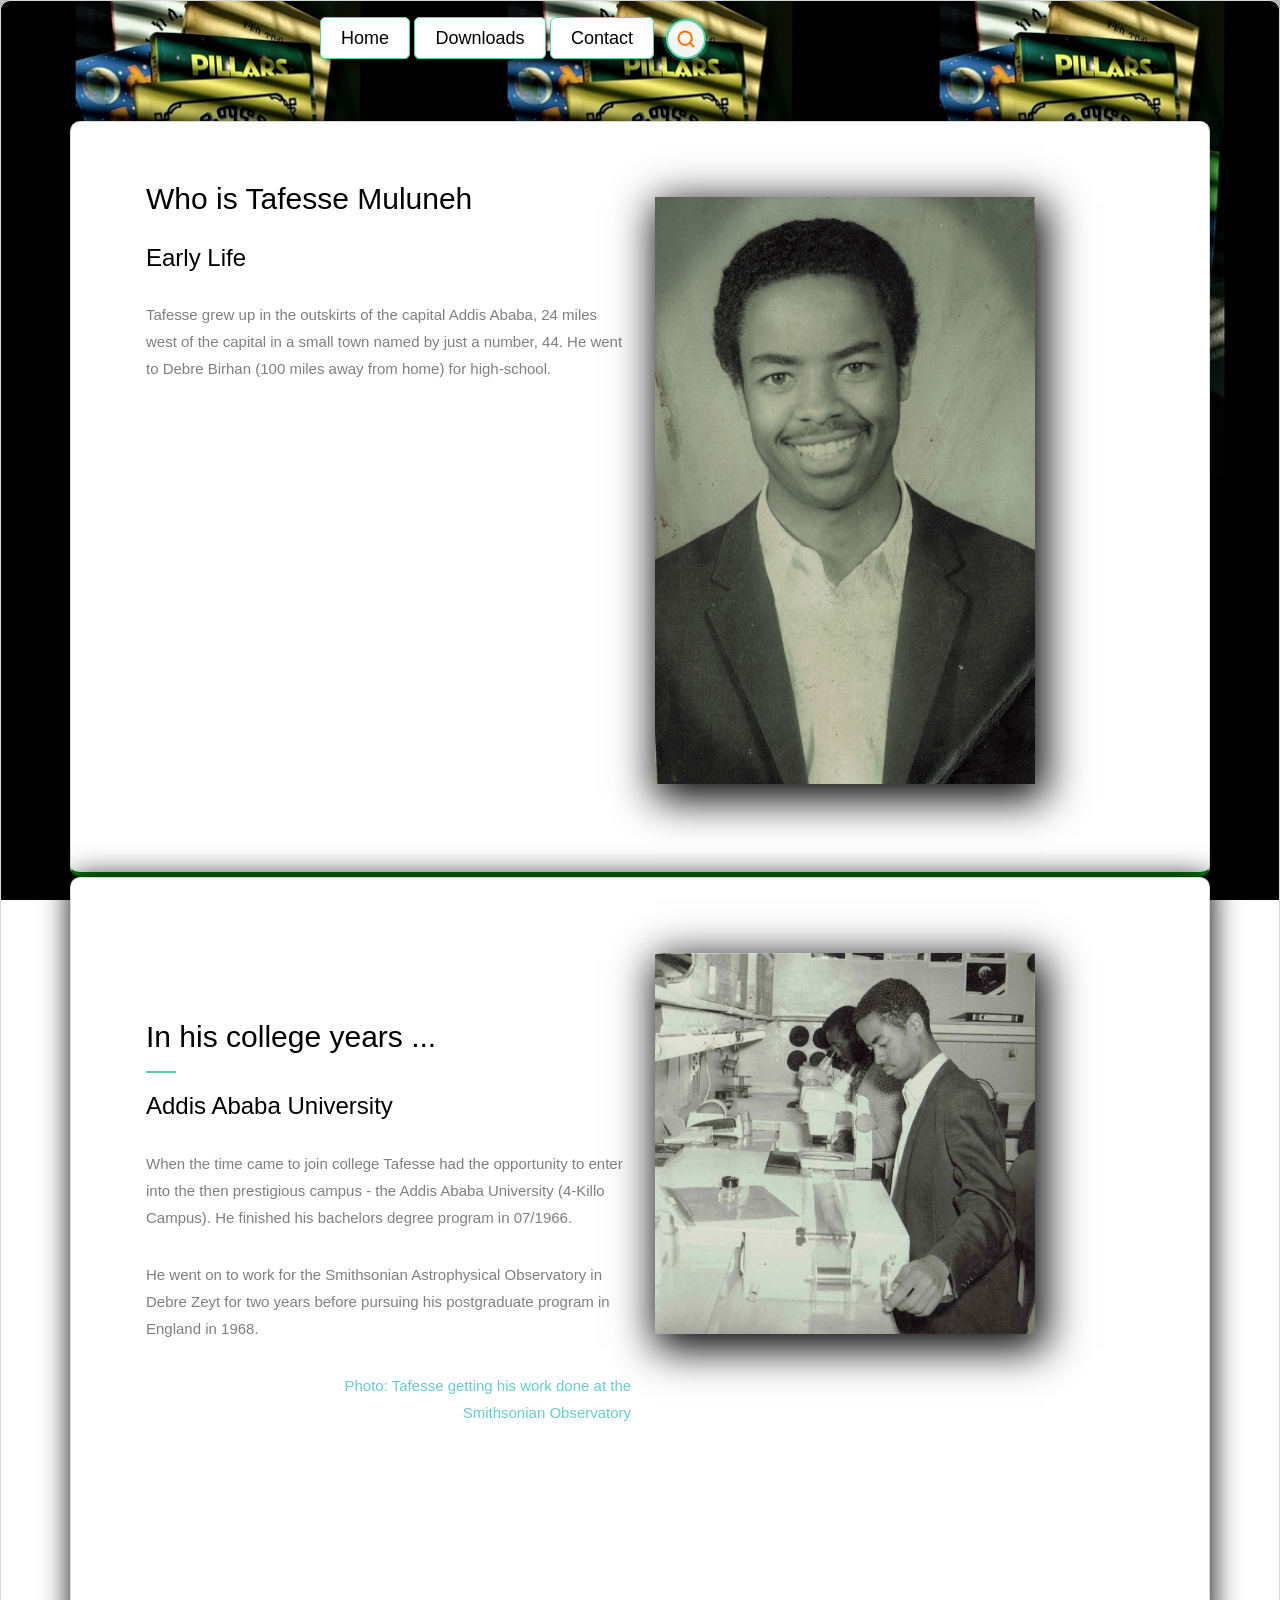
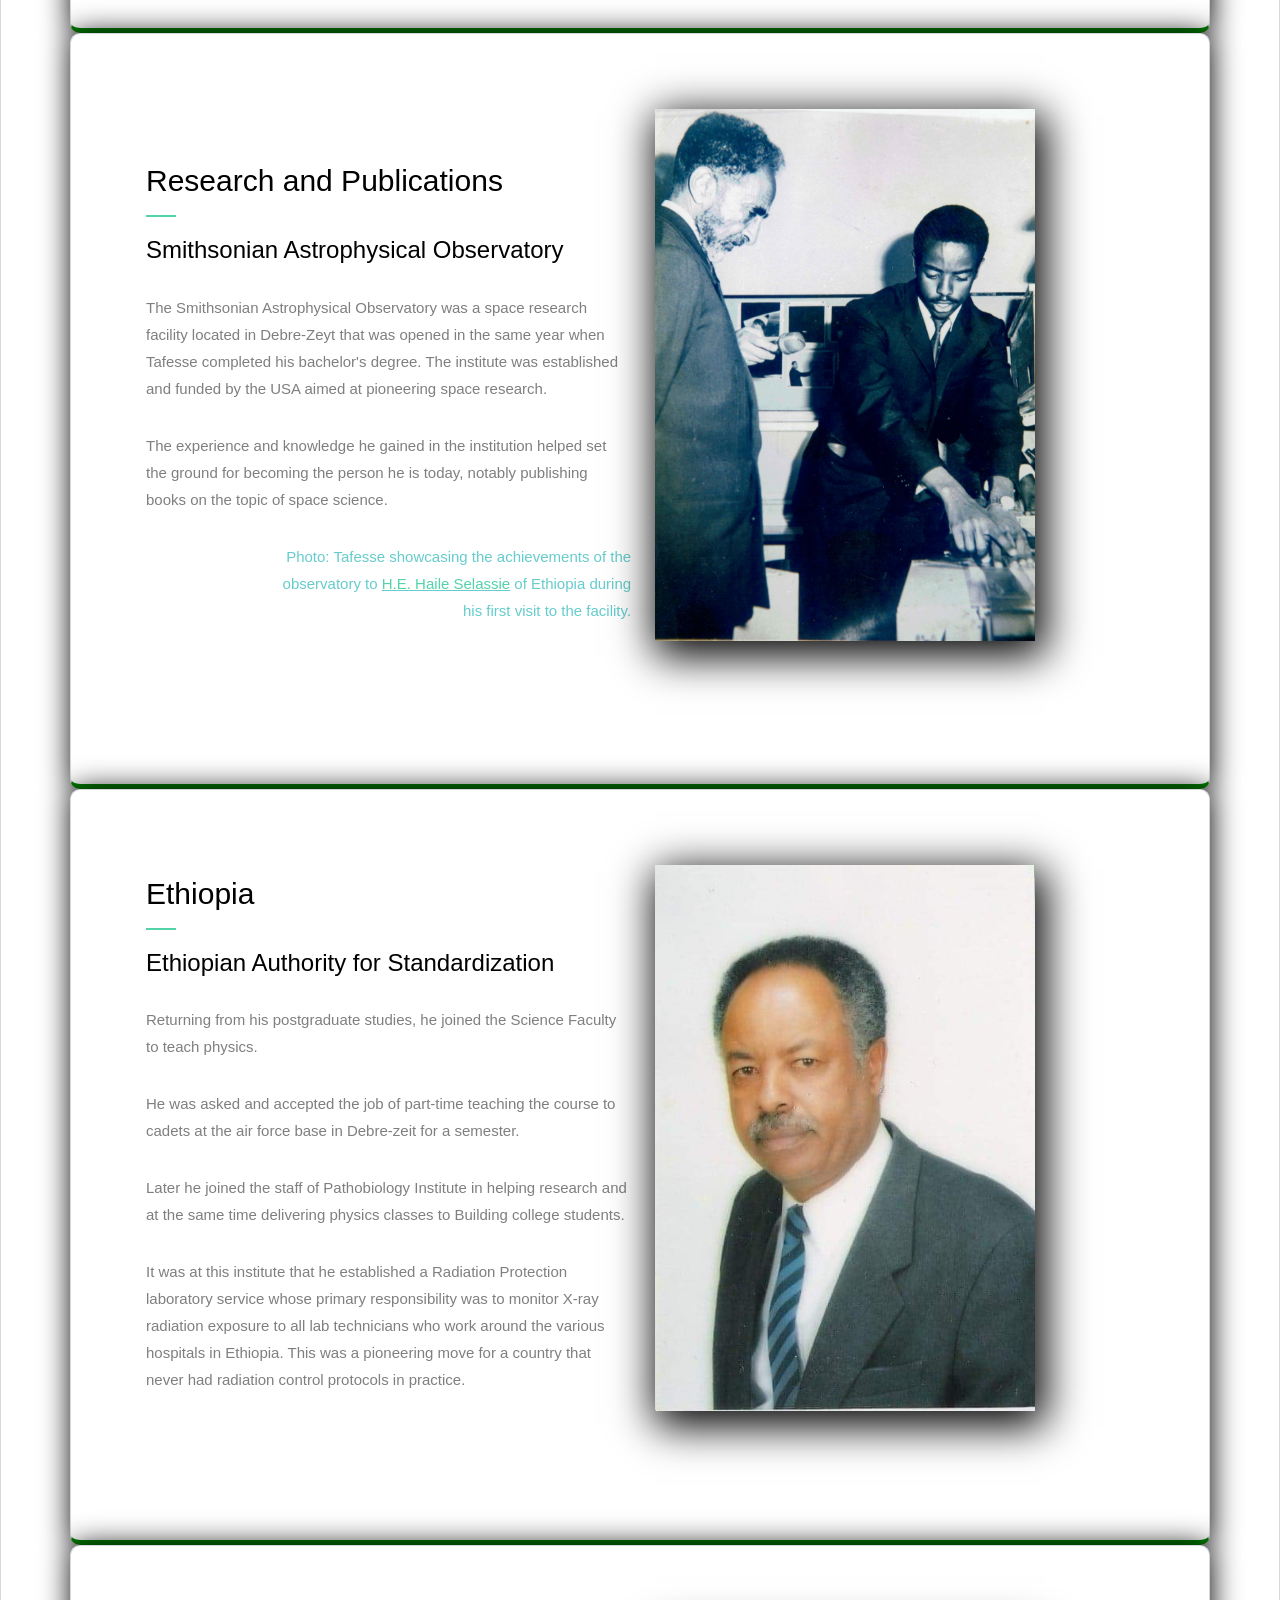
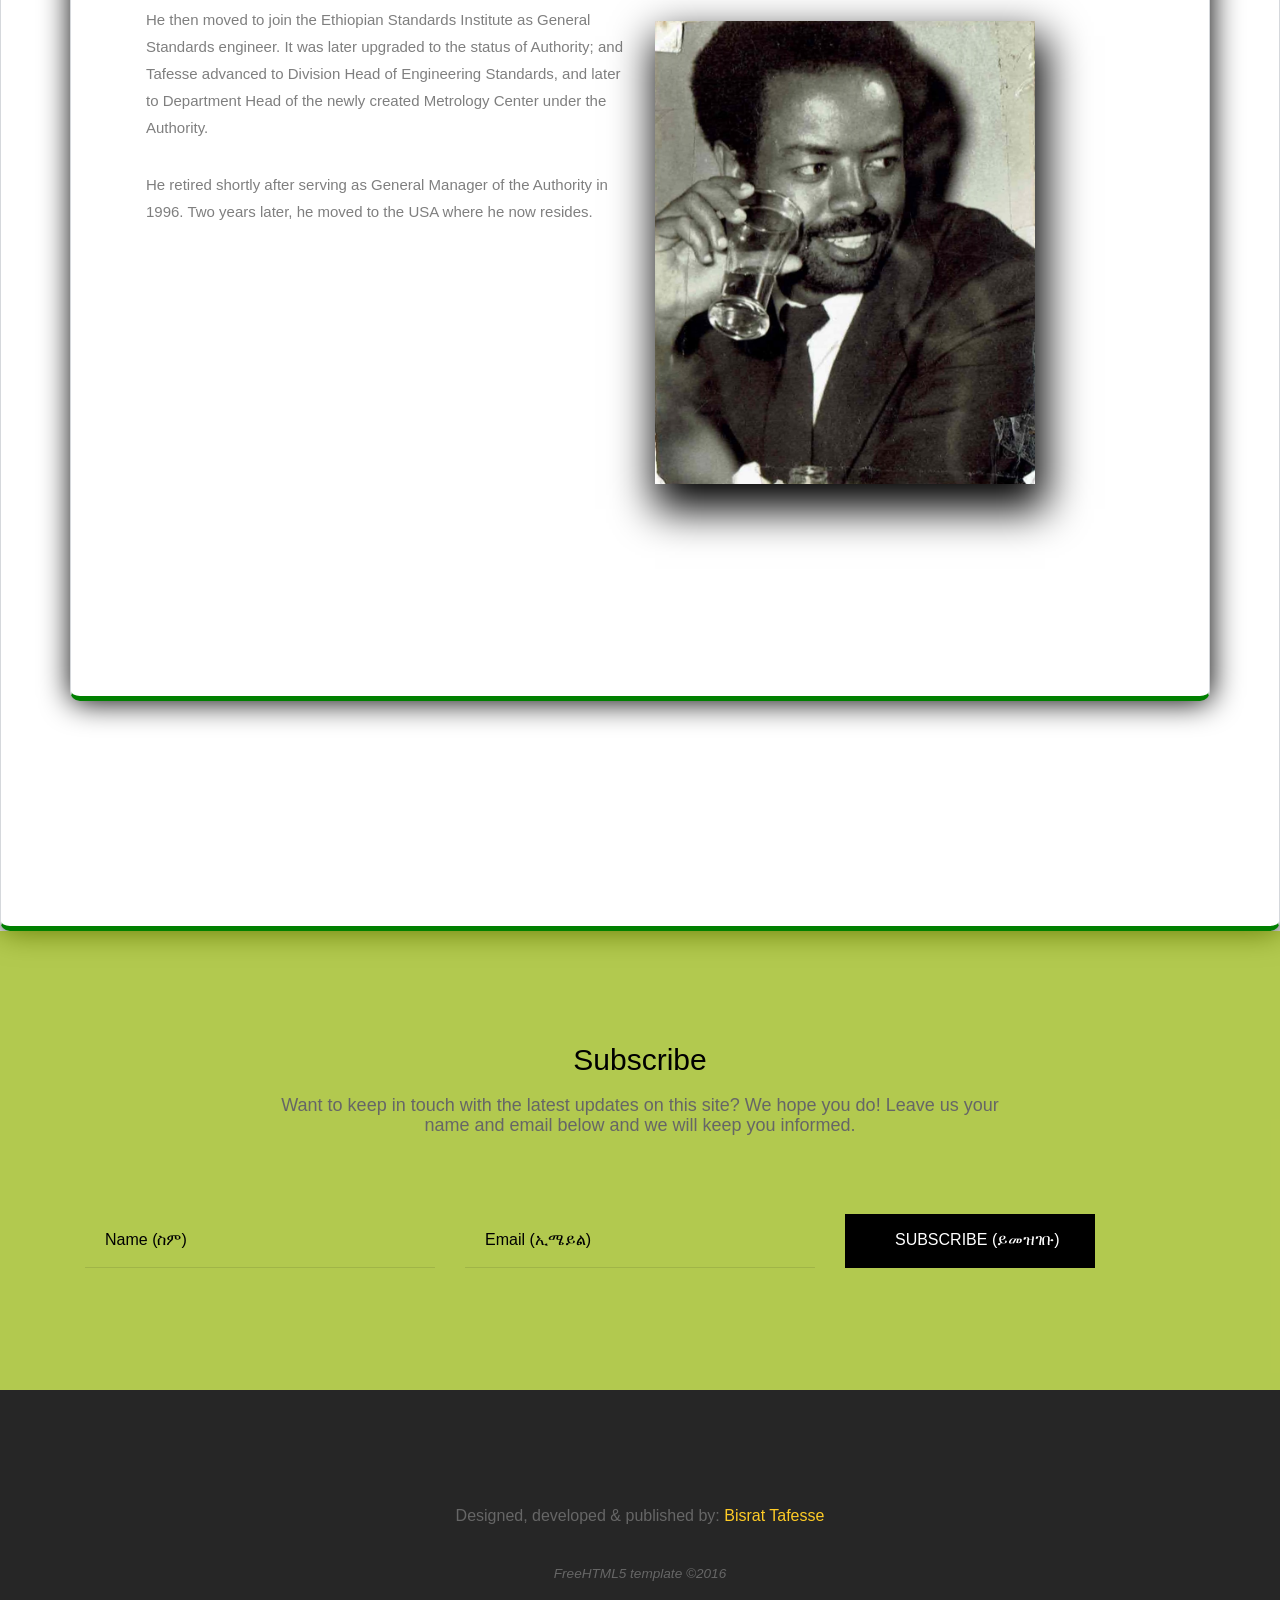
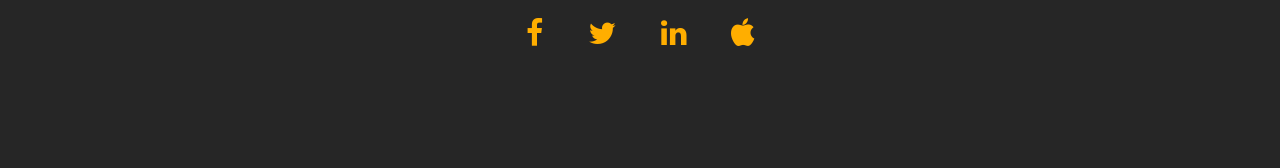
<file: show/biography.html>
<!DOCTYPE html>
<html lang="en">

<head>
  <meta http-equiv="content-type" content="text/html; charset=utf-8">
  <meta http-equiv="X-UA-Compatible" content="IE=edge">
  <title>Biography: Tafesse Books</title>
  <meta name="viewport" content="width=device-width, initial-scale=1">
  <meta name="description" content="Biography of Tafesse Muluneh — Ethiopian author, astrophysicist, and educator whose books span science, religion, technology, and sports.">
  <meta name="keywords" content="Tafesse Muluneh, Ethiopian author, biography, astrophysics, Addis Ababa University, Smithsonian Observatory">
  <meta name="author" content="Bisrat Tafesse">
  <!-- Global site tag (gtag.js) - Google Analytics -->
  <script async="" src="https://www.googletagmanager.com/gtag/js?id=G-N1CTBQSC57"></script>
  <script>
    window.dataLayer = window.dataLayer || [];
    function gtag() { dataLayer.push(arguments); }
    gtag('js', new Date());

    gtag('config', 'G-N1CTBQSC57');
  </script>
  <!-- END Google Global site Analytics -->
  <link rel="shortcut icon" href="favicon.ico">
  <link href="https://fonts.googleapis.com/css?family=Bungee+Shade" rel="stylesheet">
  <!-- Animate.css -->
  <link rel="stylesheet" href="css/animate.css">
  <!-- Icomoon Icon Fonts-->
  <link rel="stylesheet" href="css/icomoon.css">
  <!-- Bootstrap  -->
  <link rel="stylesheet" href="css/bootstrap.css">
  <!-- Theme style  -->
  <link rel="stylesheet" href="css/style.css">
  <!-- Owl Carousel  -->
  <link rel="stylesheet" href="css/owl.carousel.min.css">
  <link rel="stylesheet" href="css/owl.theme.default.min.css">
  <script src="js/modernizr-2.6.2.min.js"></script>
  <script src="js/jquery.subscribe.js"></script>

</head>

<body>
  <div class="divMenu">
    <a href="index.html" class="btn-biography btn-primary btn-lg btn-hardbound" style="color: black;">Home</a>
    <a href="downloads.html" class="btn-biography btn-primary btn-lg btn-hardbound" style="color: black;">Downloads</a>
    <a href="contact.html" class="btn-biography btn-primary btn-lg btn-hardbound" style="color: black;">Contact</a>
  </div>
  <button id="search-btn" title="Search books" aria-label="Search books"><svg xmlns="http://www.w3.org/2000/svg" viewBox="0 0 24 24"><circle cx="11" cy="11" r="8"/><line x1="21" y1="21" x2="16.65" y2="16.65"/></svg></button>
  
  <div id="top"></div>
  <a href="#top"><img id="goToTop" src="images/Scroll_To_Top.png"/></a>

  <div id="main">
    <div class="bookSectionDiv"
      style="background-image: url(&quot;images/Taf_Books_Sun_Shine.jpg&quot;); background-attachment: fixed; background-repeat: repeat-x">

      <div class="container" style="margin-top: 8em; margin-bottom: 15em;">
        <div class="bookSectionDiv">
          <div class="row fh5co-feature fh5co-reverse" style="width: 100%;">
            <div class="col-md-6">
              <div class="fh5co-copy" style="width: 90%; margin-left: 5em;">
                <h2 style="text-align: left;">Who is Tafesse
                  Muluneh</h2>
                <h3 style="text-align: left;">Early Life</h3>
                <div style="text-align: left;"> Tafesse grew up in the
                  outskirts of the capital Addis Ababa, 24 miles west of the
                  capital in a small town named by just a number, 44. He went
                  to Debre Birhan (100 miles away from home) for high-school.</div>
              </div>
            </div>
            <div class="col-md-6">
              <div class="fh5co-img" style="text-align: center; padding: 1em;">
                <figure class="fh5co-figure animate-box">
                  <img class="img-2" src="images/Tafesse_Muluneh_Picture_01.jpg" alt="Tafesse Muluneh Profile Picture" style="box-shadow: 5px 10px 40px 5px black;">
                </figure>
              </div>
            </div>
          </div>
        </div>
        <div class="bookSectionDiv">
          <div class="row fh5co-feature fh5co-reverse" style="width: 100%;">
            <div class="col-md-6">
              <div class="fh5co-copy" style="width: 90%; margin-left: 5em;">
                <div class="fh5co-copy-inner">
                  <h2 style="text-align: left;">In his college years ...</h2>
                  <h3 style="text-align: left;">Addis Ababa
                    University</h3>
                  <p style="text-align: left;">When the
                    time came to join college Tafesse had the opportunity to
                    enter into the then prestigious campus - the Addis Ababa
                    University (4-Killo Campus). He finished his bachelors
                    degree program in 07/1966. </p>
                  <p style="text-align: left;">He went on
                    to work for the Smithsonian Astrophysical Observatory in
                    Debre Zeyt for two years before pursuing his
                    postgraduate program in England in 1968.</p>
                  <p style="text-align: right; width: 75%; float: right;">
                    <span style="color: #66cccc;">Photo: Tafesse getting his work done at the Smithsonian Observatory
                    </span>
                  </p>
                </div>
              </div>
            </div>
            <div class="col-md-6">
              <div class="fh5co-img" style="text-align: center; padding: 1em;">
                <figure class="fh5co-figure animate-box">
                  <img class="img-2" src="images/Tafesse_Muluneh_Picture_03.jpg" alt="Tafesse Muluneh Profile Picture" style="box-shadow: 5px 10px 40px 5px black;">
                </figure>
              </div>
            </div>
          </div>
        </div>
        <div class="bookSectionDiv">
          <div class="row fh5co-feature fh5co-reverse" style="width: 100%;">
            <div class="col-md-6">
              <div class="fh5co-copy" style="width: 90%; margin-left: 5em;">
                <div class="fh5co-copy-inner">
                  <h2 style="text-align: left;">Research and Publications</h2>
                  <h3 style="text-align: left;">Smithsonian Astrophysical Observatory</h3>
                  <p style="text-align: left;"> The Smithsonian Astrophysical Observatory was a space research
                    facility located in Debre-Zeyt that was opened in the same
                    year when Tafesse completed his bachelor's degree. The
                    institute was established and funded by the USA aimed at
                    pioneering space research.</p>
                  <p style="text-align: left;">The
                    experience and knowledge he gained in the institution
                    helped set the ground for becoming the person he is today,
                    notably publishing books on the topic of space science.</p>
                  <div style="text-align: right; width: 75%; float: right;">
                    <span style="color: #66cccc;">Photo: Tafesse showcasing the achievements of the observatory to
                      <u> <a href="https://en.wikipedia.org/wiki/Haile_Selassie" target="_blank">H.E. Haile
                          Selassie</a></u> of Ethiopia during his first visit to the facility.
                    </span>
                  </div>
                </div>
              </div>
            </div>
            <div class="col-md-6">
              <div class="fh5co-img" style="text-align: center; padding: 1em;">
                <figure class="fh5co-figure animate-box">
                  <img class="img-2" src="images/Tafesse_Muluneh_and_Haile_Selassie_Pic_01.jpg" alt="Tafesse Muluneh Profile Picture" style="box-shadow: 5px 10px 40px 5px black;">
                </figure>
              </div>
            </div>
          </div>
        </div>
        <div class="bookSectionDiv">
          <div class="row fh5co-feature fh5co-reverse" style="width: 100%;">
            <div class="col-md-6">
              <div class="fh5co-copy" style="width: 90%; margin-left: 5em;">
                <div class="fh5co-copy-inner">
                  <h2 style="text-align: left;">Ethiopia</h2>
                  <h3 style="text-align: left;">Ethiopian Authority for Standardization</h3>
                  <p style="text-align: left;">Returning from his postgraduate studies, he joined the Science Faculty to
                    teach physics.</p>
                  <p style="text-align: left;">He was asked and accepted the
                    job of part-time teaching the course to cadets at the air
                    force base in Debre-zeit for a semester.</p>
                  <p style="text-align: left;">Later he joined the staff of
                    Pathobiology Institute in helping research and at the same
                    time delivering physics classes to Building college
                    students. </p>
                  <p style="text-align: left;">It was at this institute that he established a Radiation
                    Protection laboratory service whose primary responsibility
                    was to monitor X-ray radiation exposure to all lab
                    technicians who work around the various hospitals in
                    Ethiopia. This was a pioneering move for a country that
                    never had radiation control protocols in practice.
                  </p>
                </div>
              </div>
            </div>
            <div class="col-md-6">
              <div class="fh5co-img" style="text-align: center; padding: 1em;">
                <figure class="fh5co-figure animate-box"> <img class="img-2" src="images/Tafesse_Muluneh_Profile_Picture_07.jpg"
                    alt="Tafesse Muluneh Profile Picture" style="box-shadow: 5px 10px 40px 5px black;"> </figure>
              </div>
            </div>
          </div>
        </div>
        <div class="bookSectionDiv">
          <div class="row fh5co-feature fh5co-reverse" style="width: 100%;">
            <div class="col-md-6">
              <div class="fh5co-copy" style="width: 90%; margin-left: 5em;">
                <p style="text-align: left;">
                  He then moved to join the Ethiopian Standards Institute as
                  General Standards engineer. It was later upgraded to the
                  status of Authority; and Tafesse advanced to Division Head of
                  Engineering Standards, and later to Department Head of the
                  newly created Metrology Center under the Authority.
                </p>
                <p style="text-align: left;">
                  He retired shortly after serving as General Manager of the
                  Authority in 1996. Two years later, he moved to the USA where he
                  now resides.
                </p>
              </div>
            </div>
            <div class="col-md-6">
              <div class="fh5co-img" style="text-align: center; padding: 1em;">
                <figure class="fh5co-figure animate-box"> <img class="img-2" src="images/Tafesse_Muluneh_Picture_02.jpg"
                    alt="Tafesse Muluneh Profile Picture" style="box-shadow: 5px 20px 40px 5px black;">
                </figure>
              </div>
            </div>
          </div>
        </div>
      </div>
    </div>
    <!-- SUBSCRIBE FORM -->
    <div id="get-subscribe">
      <div class="container">
        <div class="row text-center fh5co-heading">
          <div class="col-md-8 col-md-offset-2">
            <h2>Subscribe</h2>
            <h4 style="color: #666666;">Want to keep in touch with the latest updates on this site?
              We hope you do! Leave us your name and email below and we will
              keep you informed.</h4>
          </div>
        </div>
        <div class="get-subscribe">
          <form class="form-inline" id="subscribe-form">
            <div class="col-md-4 col-sm-4">
              <div class="form-group"> <label for="name" class="sr-only">Name</label>
                <input class="form-control" id="subscriber-name" name="name" placeholder="Name (ስም)" type="text">
              </div>
            </div>
            <div class="col-md-4 col-sm-4">
              <div class="form-group"> <label for="email" class="sr-only">Email</label>
                <input class="form-control" id="subscriber-email" name="email" placeholder="Email (ኢሜይል)" type="email">
              </div>
            </div>
            <div class="col-md-4 col-sm-4">
              <button type="submit" class="btn btn-default btn-block" onClick="submitToSubscriptionAPI(event)"
                style="width: 250px;">Subscribe (ይመዝገቡ)</button>
            </div>
          </form>
        </div>
      </div>
    </div>

    <footer id="footer">
      <div class="container">
        <div class="col-md-12 text-center">
          <p class="copyright">
            <em>Designed, developed &amp; published by: <a href="https://www.linkedin.com/in/bisrat" target="_blank">Bisrat Tafesse</a></em><br>
            <small><i>FreeHTML5 template &#169;2016</i></small>
          </p>
          <ul class="fh5co-social">
            <li><a href="#"><i class="icon-facebook"></i></a><br>
            </li>
            <li><a href="https://instagram.com/tafessemuluneh?igshid=vjofdylpskf0"><i class="icon-twitter"></i></a><br>
            </li>
            <li><a href="#"><i class="icon-linkedin"></i></a><br>
            </li>
            <li><a href="#"><i class="icon-apple"></i></a><br>
            </li>
          </ul>
        </div>
      </div>
    </footer>

  </div>
  <!-- jQuery -->
  <script src="js/jquery.min.js"></script>
  <!-- jQuery Easing -->
  <script src="js/jquery.easing.1.3.js"></script>
  <!-- Bootstrap -->
  <script src="js/bootstrap.min.js"></script>
  <!-- Waypoints -->
  <script src="js/jquery.waypoints.min.js"></script>
  <!-- Carousel -->
  <script src="js/owl.carousel.min.js"></script>
  <!-- MAIN JS -->
  <script src="js/main.js"></script>

  <!-- handle Scroll To Top of Page -->
  <script>
    var pageTop = document.getElementById("goToTop");
    window.onscroll = function showHideScrollButtonFunction() {
      if (document.documentElement.scrollTop >= 400 || window.scrollTop >= 400)
        pageTop.style.display = "block";
      else
        pageTop.style.display = "none";
    }
  </script>

  <!-- Search modal -->
  <div id="search-modal" role="dialog" aria-modal="true" aria-label="Search books">
    <div class="search-card">
      <div class="search-header-row">
        <div class="search-title-input">
          <span class="search-title">Quick Search</span>
          <div class="search-input-wrapper">
            <input type="text" id="search-input" placeholder="e.g. chess, religion, space ..." autocomplete="off">
            <button class="search-clear-btn" title="Clear">&times;</button>
          </div>
        </div>
        <button id="search-close" aria-label="Close">&times;</button>
      </div>
      <div id="search-results"></div>
      <div class="adv-top">
        <button id="adv-toggle-btn">&#9889; Ask the Books (AI Powered)</button>
        <p class="adv-tagline">AI trained on Tafesse's books!</p>
      </div>
      <div id="adv-search-section">
        <div class="adv-section-header">
          <span>&#9889; Ask the Books</span>
          <button id="adv-close-btn" aria-label="Close AI search">&times;</button>
        </div>
        <div class="adv-input-row">
          <input type="text" id="adv-input" placeholder="e.g. What does Tafesse say about nuclear energy?">
          <button id="adv-submit-btn">Ask</button>
        </div>
        <div id="adv-result"></div>
      </div>
    </div>
  </div>
  <script src="js/search-data.js"></script>
  <script src="js/search.js"></script>
  <script src="js/advanced-search.js"></script>
</body>

</html>
</file>
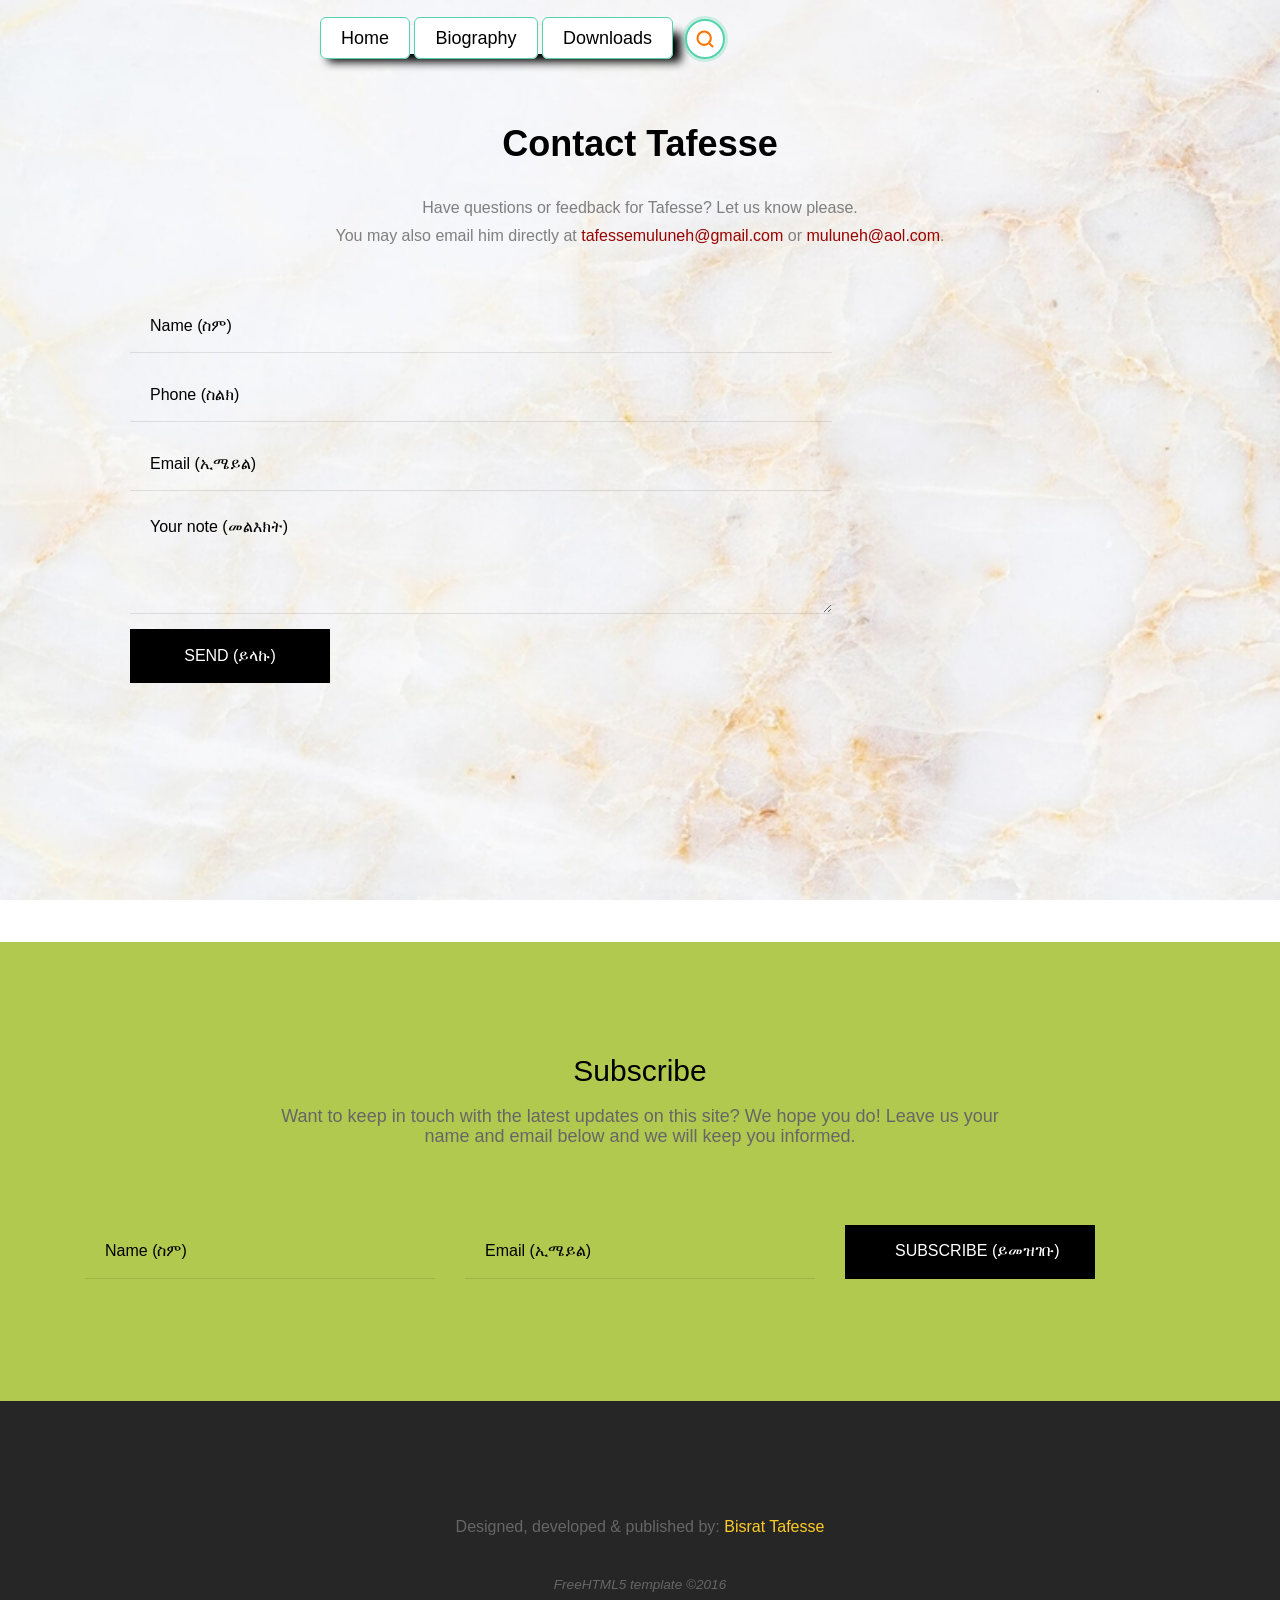
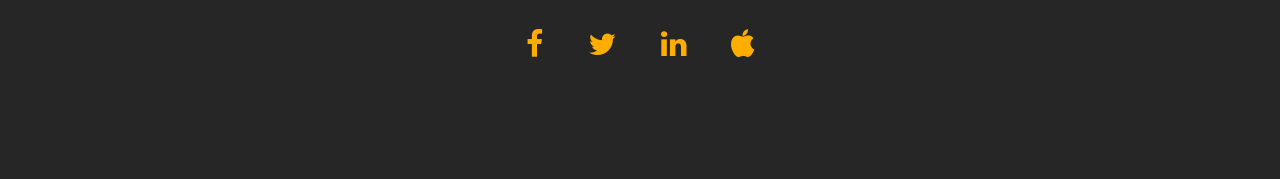
<file: show/contact.html>
<!DOCTYPE html>
<html lang="en">

<head>
  <meta http-equiv="content-type" content="text/html; charset=utf-8">
  <!-- Global site tag (gtag.js) - Google Analytics -->
  <script async="" src="https://www.googletagmanager.com/gtag/js?id=G-N1CTBQSC57"></script>
  <script>
    window.dataLayer = window.dataLayer || [];
    function gtag() { dataLayer.push(arguments); }
    gtag('js', new Date());

    gtag('config', 'G-N1CTBQSC57');
  </script>
  <!-- END Google Global site Analytics -->
  <meta http-equiv="X-UA-Compatible" content="IE=edge">
  <title>Tafesse Books</title>
  <meta name="viewport" content="width=device-width, initial-scale=1">
  <meta name="description" content="Contact Tafesse Muluneh — send a message, ask questions, or share feedback about his books.">
  <meta name="keywords" content="Tafesse Muluneh, contact, Ethiopian author, feedback">
  <meta name="author" content="Bisrat Tafesse">
  <!-- Place favicon.ico and apple-touch-icon.png in the root directory -->
  <link rel="shortcut icon" href="favicon.ico">
  <link href="https://fonts.googleapis.com/css?family=Bungee+Shade" rel="stylesheet">
  <!-- Animate.css -->
  <link rel="stylesheet" href="css/animate.css">
  <!-- Icomoon Icon Fonts-->
  <link rel="stylesheet" href="css/icomoon.css">
  <!-- Bootstrap  -->
  <link rel="stylesheet" href="css/bootstrap.css">
  <!-- Theme style  -->
  <link rel="stylesheet" href="css/style.css">
  <!-- Owl Carousel  -->
  <link rel="stylesheet" href="css/owl.carousel.min.css">
  <link rel="stylesheet" href="css/owl.theme.default.min.css">
  <script src="js/modernizr-2.6.2.min.js"></script>

  <!-- handle contact us and subscribe form user responses -->
  <script src="js/jquery.contact.us.js"></script>
  <script src="js/jquery.subscribe.js"></script>


</head>

<body>
  <div class="divMenu">
    <a href="index.html" class="btn-biography btn-primary btn-lg btn-hardbound" style="color: black;">Home</a>
    <a href="biography.html" class="btn-biography btn-primary btn-lg btn-hardbound" style="color: black;">Biography</a>
    <a href="downloads.html" class="btn-biography btn-primary btn-lg btn-hardbound" style="color: black;">Downloads</a>
  </div>
  <button id="search-btn" title="Search books" aria-label="Search books"><svg xmlns="http://www.w3.org/2000/svg" viewBox="0 0 24 24"><circle cx="11" cy="11" r="8"/><line x1="21" y1="21" x2="16.65" y2="16.65"/></svg></button>
  
  <div id="top"></div>
  <a href="#top"><img id="goToTop" src="images/Scroll_To_Top.png"/></a>

  <div id="main" style="background-image: url(&quot;images/White_Gold_Marble_Background.jpg&quot;); background-repeat: no-repeat; background-size:cover; background-attachment: fixed;">
    <div class="container" style="margin-top: -8em; margin-bottom: 15em;">
      <div class="row text-center fh5co-heading">
        <div class="col-md-8 col-md-offset-2">
          <h1 style="margin-top: 7em;"><strong>Contact Tafesse</strong></h1>
          Have questions or feedback for Tafesse? Let us know please.
        </div>
        <div class="col-md-8 col-md-offset-2">You may also email him directly at
          <span style="color: #990000;">tafessemuluneh@gmail.com</span> or <span style="color: #990000;">muluneh@aol.com</span>.
        </div>
      </div>
      <div class="get-subscribe">
        <form id="contact-form" method="post">
          <div class="form-group">
            <label for="name" class="sr-only">Name</label>
            <input class="form-control" id="name-input" name="name" placeholder="Name (ስም)" type="text">
          </div>
          <div class="form-group">
            <label for="phone" class="sr-only">Phone</label>
            <input class="form-control" id="phone-input" name="phone" placeholder="Phone (ስልክ)" type="phone">
          </div>
          <div class="form-group">
            <label for="email" class="sr-only">Email</label>
            <input class="form-control" id="email-input" name="email" placeholder="Email (ኢሜይል)" type="email">
          </div>
          <div class="form-group">
            <label for="description" class="sr-only">Message</label>
            <textarea class="form-control" id="description-input" name="message" placeholder="Your note (መልእክት)" rows="6"></textarea>
          </div>
          <div class="form-group">
            <button type="submit" id="send-button" class="btn btn-default" onClick="submitToContactUsAPI(event)"
              style="background-color: black; color: white; min-width: 200px;">Send (ይላኩ)</button>
          </div>
        </form>
      </div>
    </div>
    <!-- SUBSCRIBE FORM -->
    <div id="get-subscribe">
      <div class="container">
        <div class="row text-center fh5co-heading">
          <div class="col-md-8 col-md-offset-2">
            <h2>Subscribe</h2>
            <h4 style="color: #666666;">Want to keep in touch with the latest updates on this site?
              We hope you do! Leave us your name and email below and we will
              keep you informed.</h4>
          </div>
        </div>
        <div class="get-subscribe">
          <form class="form-inline" id="subscribe-form">
            <div class="col-md-4 col-sm-4">
              <div class="form-group"> <label for="name" class="sr-only">Name</label>
                <input class="form-control" id="subscriber-name" placeholder="Name (ስም)" type="text">
              </div>
            </div>
            <div class="col-md-4 col-sm-4">
              <div class="form-group"> <label for="email" class="sr-only">Email</label>
                <input class="form-control" id="subscriber-email" placeholder="Email (ኢሜይል)" type="email">
              </div>
            </div>
            <div class="col-md-4 col-sm-4">
              <button type="submit" class="btn btn-default btn-block" onClick="submitToSubscriptionAPI(event)"
                style="width: 250px;">Subscribe (ይመዝገቡ)</button>
            </div>
          </form>
        </div>
      </div>
    </div>

    <footer id="footer">
      <div class="container">
        <div class="col-md-12 text-center">
          <p class="copyright">
            <em>Designed, developed &amp; published by: <a href="https://www.linkedin.com/in/bisrat" target="_blank">Bisrat Tafesse</a></em><br>
            <small><i>FreeHTML5 template &#169;2016</i></small>
          </p>
          <ul class="fh5co-social">
            <li><a href="#"><i class="icon-facebook"></i></a><br>
            </li>
            <li><a href="https://instagram.com/tafessemuluneh?igshid=vjofdylpskf0"><i class="icon-twitter"></i></a><br>
            </li>
            <li><a href="#"><i class="icon-linkedin"></i></a><br>
            </li>
            <li><a href="#"><i class="icon-apple"></i></a><br>
            </li>
          </ul>
        </div>
      </div>

    </footer>
  </div>
  <!-- jQuery -->
  <script src="js/jquery.min.js"></script>
  <!-- jQuery Easing -->
  <script src="js/jquery.easing.1.3.js"></script>
  <!-- Bootstrap -->
  <script src="js/bootstrap.min.js"></script>
  <!-- Waypoints -->
  <script src="js/jquery.waypoints.min.js"></script>
  <!-- Carousel -->
  <script src="js/owl.carousel.min.js"></script>
  <!-- MAIN JS -->
  <script src="js/main.js"></script>

  <!-- handle Scroll To Top of Page -->
  <script>
    var pageTop = document.getElementById("goToTop");
    window.onscroll = function showHideScrollButtonFunction() {
      if (document.documentElement.scrollTop > 50 || window.scrollTop > 50)
        pageTop.style.display = "block";
      else
        pageTop.style.display = "none";
    }
  </script>

  <!-- Search modal -->
  <div id="search-modal" role="dialog" aria-modal="true" aria-label="Search books">
    <div class="search-card">
      <div class="search-header-row">
        <div class="search-title-input">
          <span class="search-title">Quick Search</span>
          <div class="search-input-wrapper">
            <input type="text" id="search-input" placeholder="e.g. chess, religion, space ..." autocomplete="off">
            <button class="search-clear-btn" title="Clear">&times;</button>
          </div>
        </div>
        <button id="search-close" aria-label="Close">&times;</button>
      </div>
      <div id="search-results"></div>
      <div class="adv-top">
        <button id="adv-toggle-btn">&#9889; Ask the Books (AI Powered)</button>
        <p class="adv-tagline">AI trained on Tafesse's books!</p>
      </div>
      <div id="adv-search-section">
        <div class="adv-section-header">
          <span>&#9889; Ask the Books</span>
          <button id="adv-close-btn" aria-label="Close AI search">&times;</button>
        </div>
        <div class="adv-input-row">
          <input type="text" id="adv-input" placeholder="e.g. What does Tafesse say about nuclear energy?">
          <button id="adv-submit-btn">Ask</button>
        </div>
        <div id="adv-result"></div>
      </div>
    </div>
  </div>
  <script src="js/search-data.js"></script>
  <script src="js/search.js"></script>
  <script src="js/advanced-search.js"></script>
</body>

</html>
</file>
<file: show/css/icomoon.css>
@font-face {
    font-family: 'icomoon';
    src:    url('fonts/icomoon.eot?195opb');
    src:    url('fonts/icomoon.eot?195opb#iefix') format('embedded-opentype'),
        url('fonts/icomoon.ttf?195opb') format('truetype'),
        url('fonts/icomoon.woff?195opb') format('woff'),
        url('fonts/icomoon.svg?195opb#icomoon') format('svg');
    font-weight: normal;
    font-style: normal;
}

[class^="icon-"], [class*=" icon-"] {
    /* use !important to prevent issues with browser extensions that change fonts */
    font-family: 'icomoon' !important;
    speak: none;
    font-style: normal;
    font-weight: normal;
    font-variant: normal;
    text-transform: none;
    line-height: 1;

    /* Better Font Rendering =========== */
    -webkit-font-smoothing: antialiased;
    -moz-osx-font-smoothing: grayscale;
}

.icon-glass:before {
    content: "\f000";
}
.icon-music:before {
    content: "\f001";
}
.icon-search:before {
    content: "\f002";
}
.icon-envelope-o:before {
    content: "\f003";
}
.icon-heart:before {
    content: "\f004";
}
.icon-star:before {
    content: "\f005";
}
.icon-star-o:before {
    content: "\f006";
}
.icon-user:before {
    content: "\f007";
}
.icon-film:before {
    content: "\f008";
}
.icon-th-large:before {
    content: "\f009";
}
.icon-th:before {
    content: "\f00a";
}
.icon-th-list:before {
    content: "\f00b";
}
.icon-check:before {
    content: "\f00c";
}
.icon-close:before {
    content: "\f00d";
}
.icon-remove:before {
    content: "\f00d";
}
.icon-times:before {
    content: "\f00d";
}
.icon-search-plus:before {
    content: "\f00e";
}
.icon-search-minus:before {
    content: "\f010";
}
.icon-power-off:before {
    content: "\f011";
}
.icon-signal:before {
    content: "\f012";
}
.icon-cog:before {
    content: "\f013";
}
.icon-gear:before {
    content: "\f013";
}
.icon-trash-o:before {
    content: "\f014";
}
.icon-home:before {
    content: "\f015";
}
.icon-file-o:before {
    content: "\f016";
}
.icon-clock-o:before {
    content: "\f017";
}
.icon-road:before {
    content: "\f018";
}
.icon-download:before {
    content: "\f019";
}
.icon-arrow-circle-o-down:before {
    content: "\f01a";
}
.icon-arrow-circle-o-up:before {
    content: "\f01b";
}
.icon-inbox:before {
    content: "\f01c";
}
.icon-play-circle-o:before {
    content: "\f01d";
}
.icon-repeat:before {
    content: "\f01e";
}
.icon-rotate-right:before {
    content: "\f01e";
}
.icon-refresh:before {
    content: "\f021";
}
.icon-list-alt:before {
    content: "\f022";
}
.icon-lock:before {
    content: "\f023";
}
.icon-flag:before {
    content: "\f024";
}
.icon-headphones:before {
    content: "\f025";
}
.icon-volume-off:before {
    content: "\f026";
}
.icon-volume-down:before {
    content: "\f027";
}
.icon-volume-up:before {
    content: "\f028";
}
.icon-qrcode:before {
    content: "\f029";
}
.icon-barcode:before {
    content: "\f02a";
}
.icon-tag:before {
    content: "\f02b";
}
.icon-tags:before {
    content: "\f02c";
}
.icon-book:before {
    content: "\f02d";
}
.icon-bookmark:before {
    content: "\f02e";
}
.icon-print:before {
    content: "\f02f";
}
.icon-camera:before {
    content: "\f030";
}
.icon-font:before {
    content: "\f031";
}
.icon-bold:before {
    content: "\f032";
}
.icon-italic:before {
    content: "\f033";
}
.icon-text-height:before {
    content: "\f034";
}
.icon-text-width:before {
    content: "\f035";
}
.icon-align-left:before {
    content: "\f036";
}
.icon-align-center:before {
    content: "\f037";
}
.icon-align-right:before {
    content: "\f038";
}
.icon-align-justify:before {
    content: "\f039";
}
.icon-list:before {
    content: "\f03a";
}
.icon-dedent:before {
    content: "\f03b";
}
.icon-outdent:before {
    content: "\f03b";
}
.icon-indent:before {
    content: "\f03c";
}
.icon-video-camera:before {
    content: "\f03d";
}
.icon-image:before {
    content: "\f03e";
}
.icon-photo:before {
    content: "\f03e";
}
.icon-picture-o:before {
    content: "\f03e";
}
.icon-pencil:before {
    content: "\f040";
}
.icon-map-marker:before {
    content: "\f041";
}
.icon-adjust:before {
    content: "\f042";
}
.icon-tint:before {
    content: "\f043";
}
.icon-edit:before {
    content: "\f044";
}
.icon-pencil-square-o:before {
    content: "\f044";
}
.icon-share-square-o:before {
    content: "\f045";
}
.icon-check-square-o:before {
    content: "\f046";
}
.icon-arrows:before {
    content: "\f047";
}
.icon-step-backward:before {
    content: "\f048";
}
.icon-fast-backward:before {
    content: "\f049";
}
.icon-backward:before {
    content: "\f04a";
}
.icon-play:before {
    content: "\f04b";
}
.icon-pause:before {
    content: "\f04c";
}
.icon-stop:before {
    content: "\f04d";
}
.icon-forward:before {
    content: "\f04e";
}
.icon-fast-forward:before {
    content: "\f050";
}
.icon-step-forward:before {
    content: "\f051";
}
.icon-eject:before {
    content: "\f052";
}
.icon-chevron-left:before {
    content: "\f053";
}
.icon-chevron-right:before {
    content: "\f054";
}
.icon-plus-circle:before {
    content: "\f055";
}
.icon-minus-circle:before {
    content: "\f056";
}
.icon-times-circle:before {
    content: "\f057";
}
.icon-check-circle:before {
    content: "\f058";
}
.icon-question-circle:before {
    content: "\f059";
}
.icon-info-circle:before {
    content: "\f05a";
}
.icon-crosshairs:before {
    content: "\f05b";
}
.icon-times-circle-o:before {
    content: "\f05c";
}
.icon-check-circle-o:before {
    content: "\f05d";
}
.icon-ban:before {
    content: "\f05e";
}
.icon-arrow-left:before {
    content: "\f060";
}
.icon-arrow-right:before {
    content: "\f061";
}
.icon-arrow-up:before {
    content: "\f062";
}
.icon-arrow-down:before {
    content: "\f063";
}
.icon-mail-forward:before {
    content: "\f064";
}
.icon-share:before {
    content: "\f064";
}
.icon-expand:before {
    content: "\f065";
}
.icon-compress:before {
    content: "\f066";
}
.icon-plus:before {
    content: "\f067";
}
.icon-minus:before {
    content: "\f068";
}
.icon-asterisk:before {
    content: "\f069";
}
.icon-exclamation-circle:before {
    content: "\f06a";
}
.icon-gift:before {
    content: "\f06b";
}
.icon-leaf:before {
    content: "\f06c";
}
.icon-fire:before {
    content: "\f06d";
}
.icon-eye:before {
    content: "\f06e";
}
.icon-eye-slash:before {
    content: "\f070";
}
.icon-exclamation-triangle:before {
    content: "\f071";
}
.icon-warning:before {
    content: "\f071";
}
.icon-plane:before {
    content: "\f072";
}
.icon-calendar:before {
    content: "\f073";
}
.icon-random:before {
    content: "\f074";
}
.icon-comment:before {
    content: "\f075";
}
.icon-magnet:before {
    content: "\f076";
}
.icon-chevron-up:before {
    content: "\f077";
}
.icon-chevron-down:before {
    content: "\f078";
}
.icon-retweet:before {
    content: "\f079";
}
.icon-shopping-cart:before {
    content: "\f07a";
}
.icon-folder:before {
    content: "\f07b";
}
.icon-folder-open:before {
    content: "\f07c";
}
.icon-arrows-v:before {
    content: "\f07d";
}
.icon-arrows-h:before {
    content: "\f07e";
}
.icon-bar-chart:before {
    content: "\f080";
}
.icon-bar-chart-o:before {
    content: "\f080";
}
.icon-twitter-square:before {
    content: "\f081";
}
.icon-facebook-square:before {
    content: "\f082";
}
.icon-camera-retro:before {
    content: "\f083";
}
.icon-key:before {
    content: "\f084";
}
.icon-cogs:before {
    content: "\f085";
}
.icon-gears:before {
    content: "\f085";
}
.icon-comments:before {
    content: "\f086";
}
.icon-thumbs-o-up:before {
    content: "\f087";
}
.icon-thumbs-o-down:before {
    content: "\f088";
}
.icon-star-half:before {
    content: "\f089";
}
.icon-heart-o:before {
    content: "\f08a";
}
.icon-sign-out:before {
    content: "\f08b";
}
.icon-linkedin-square:before {
    content: "\f08c";
}
.icon-thumb-tack:before {
    content: "\f08d";
}
.icon-external-link:before {
    content: "\f08e";
}
.icon-sign-in:before {
    content: "\f090";
}
.icon-trophy:before {
    content: "\f091";
}
.icon-github-square:before {
    content: "\f092";
}
.icon-upload:before {
    content: "\f093";
}
.icon-lemon-o:before {
    content: "\f094";
}
.icon-phone:before {
    content: "\f095";
}
.icon-square-o:before {
    content: "\f096";
}
.icon-bookmark-o:before {
    content: "\f097";
}
.icon-phone-square:before {
    content: "\f098";
}
.icon-twitter:before {
    content: "\f099";
}
.icon-facebook:before {
    content: "\f09a";
}
.icon-facebook-f:before {
    content: "\f09a";
}
.icon-github:before {
    content: "\f09b";
}
.icon-unlock:before {
    content: "\f09c";
}
.icon-credit-card:before {
    content: "\f09d";
}
.icon-feed:before {
    content: "\f09e";
}
.icon-rss:before {
    content: "\f09e";
}
.icon-hdd-o:before {
    content: "\f0a0";
}
.icon-bullhorn:before {
    content: "\f0a1";
}
.icon-bell-o:before {
    content: "\f0a2";
}
.icon-certificate:before {
    content: "\f0a3";
}
.icon-hand-o-right:before {
    content: "\f0a4";
}
.icon-hand-o-left:before {
    content: "\f0a5";
}
.icon-hand-o-up:before {
    content: "\f0a6";
}
.icon-hand-o-down:before {
    content: "\f0a7";
}
.icon-arrow-circle-left:before {
    content: "\f0a8";
}
.icon-arrow-circle-right:before {
    content: "\f0a9";
}
.icon-arrow-circle-up:before {
    content: "\f0aa";
}
.icon-arrow-circle-down:before {
    content: "\f0ab";
}
.icon-globe:before {
    content: "\f0ac";
}
.icon-wrench:before {
    content: "\f0ad";
}
.icon-tasks:before {
    content: "\f0ae";
}
.icon-filter:before {
    content: "\f0b0";
}
.icon-briefcase:before {
    content: "\f0b1";
}
.icon-arrows-alt:before {
    content: "\f0b2";
}
.icon-group:before {
    content: "\f0c0";
}
.icon-users:before {
    content: "\f0c0";
}
.icon-chain:before {
    content: "\f0c1";
}
.icon-link:before {
    content: "\f0c1";
}
.icon-cloud:before {
    content: "\f0c2";
}
.icon-flask:before {
    content: "\f0c3";
}
.icon-cut:before {
    content: "\f0c4";
}
.icon-scissors:before {
    content: "\f0c4";
}
.icon-copy:before {
    content: "\f0c5";
}
.icon-files-o:before {
    content: "\f0c5";
}
.icon-paperclip:before {
    content: "\f0c6";
}
.icon-floppy-o:before {
    content: "\f0c7";
}
.icon-save:before {
    content: "\f0c7";
}
.icon-square:before {
    content: "\f0c8";
}
.icon-bars:before {
    content: "\f0c9";
}
.icon-navicon:before {
    content: "\f0c9";
}
.icon-reorder:before {
    content: "\f0c9";
}
.icon-list-ul:before {
    content: "\f0ca";
}
.icon-list-ol:before {
    content: "\f0cb";
}
.icon-strikethrough:before {
    content: "\f0cc";
}
.icon-underline:before {
    content: "\f0cd";
}
.icon-table:before {
    content: "\f0ce";
}
.icon-magic:before {
    content: "\f0d0";
}
.icon-truck:before {
    content: "\f0d1";
}
.icon-pinterest:before {
    content: "\f0d2";
}
.icon-pinterest-square:before {
    content: "\f0d3";
}
.icon-google-plus-square:before {
    content: "\f0d4";
}
.icon-google-plus:before {
    content: "\f0d5";
}
.icon-money:before {
    content: "\f0d6";
}
.icon-caret-down:before {
    content: "\f0d7";
}
.icon-caret-up:before {
    content: "\f0d8";
}
.icon-caret-left:before {
    content: "\f0d9";
}
.icon-caret-right:before {
    content: "\f0da";
}
.icon-columns:before {
    content: "\f0db";
}
.icon-sort:before {
    content: "\f0dc";
}
.icon-unsorted:before {
    content: "\f0dc";
}
.icon-sort-desc:before {
    content: "\f0dd";
}
.icon-sort-down:before {
    content: "\f0dd";
}
.icon-sort-asc:before {
    content: "\f0de";
}
.icon-sort-up:before {
    content: "\f0de";
}
.icon-envelope:before {
    content: "\f0e0";
}
.icon-linkedin:before {
    content: "\f0e1";
}
.icon-rotate-left:before {
    content: "\f0e2";
}
.icon-undo:before {
    content: "\f0e2";
}
.icon-gavel:before {
    content: "\f0e3";
}
.icon-legal:before {
    content: "\f0e3";
}
.icon-dashboard:before {
    content: "\f0e4";
}
.icon-tachometer:before {
    content: "\f0e4";
}
.icon-comment-o:before {
    content: "\f0e5";
}
.icon-comments-o:before {
    content: "\f0e6";
}
.icon-bolt:before {
    content: "\f0e7";
}
.icon-flash:before {
    content: "\f0e7";
}
.icon-sitemap:before {
    content: "\f0e8";
}
.icon-umbrella:before {
    content: "\f0e9";
}
.icon-clipboard:before {
    content: "\f0ea";
}
.icon-paste:before {
    content: "\f0ea";
}
.icon-lightbulb-o:before {
    content: "\f0eb";
}
.icon-exchange:before {
    content: "\f0ec";
}
.icon-cloud-download:before {
    content: "\f0ed";
}
.icon-cloud-upload:before {
    content: "\f0ee";
}
.icon-user-md:before {
    content: "\f0f0";
}
.icon-stethoscope:before {
    content: "\f0f1";
}
.icon-suitcase:before {
    content: "\f0f2";
}
.icon-bell:before {
    content: "\f0f3";
}
.icon-coffee:before {
    content: "\f0f4";
}
.icon-cutlery:before {
    content: "\f0f5";
}
.icon-file-text-o:before {
    content: "\f0f6";
}
.icon-building-o:before {
    content: "\f0f7";
}
.icon-hospital-o:before {
    content: "\f0f8";
}
.icon-ambulance:before {
    content: "\f0f9";
}
.icon-medkit:before {
    content: "\f0fa";
}
.icon-fighter-jet:before {
    content: "\f0fb";
}
.icon-beer:before {
    content: "\f0fc";
}
.icon-h-square:before {
    content: "\f0fd";
}
.icon-plus-square:before {
    content: "\f0fe";
}
.icon-angle-double-left:before {
    content: "\f100";
}
.icon-angle-double-right:before {
    content: "\f101";
}
.icon-angle-double-up:before {
    content: "\f102";
}
.icon-angle-double-down:before {
    content: "\f103";
}
.icon-angle-left:before {
    content: "\f104";
}
.icon-angle-right:before {
    content: "\f105";
}
.icon-angle-up:before {
    content: "\f106";
}
.icon-angle-down:before {
    content: "\f107";
}
.icon-desktop:before {
    content: "\f108";
}
.icon-laptop:before {
    content: "\f109";
}
.icon-tablet:before {
    content: "\f10a";
}
.icon-mobile:before {
    content: "\f10b";
}
.icon-mobile-phone:before {
    content: "\f10b";
}
.icon-circle-o:before {
    content: "\f10c";
}
.icon-quote-left:before {
    content: "\f10d";
}
.icon-quote-right:before {
    content: "\f10e";
}
.icon-spinner:before {
    content: "\f110";
}
.icon-circle:before {
    content: "\f111";
}
.icon-mail-reply:before {
    content: "\f112";
}
.icon-reply:before {
    content: "\f112";
}
.icon-github-alt:before {
    content: "\f113";
}
.icon-folder-o:before {
    content: "\f114";
}
.icon-folder-open-o:before {
    content: "\f115";
}
.icon-smile-o:before {
    content: "\f118";
}
.icon-frown-o:before {
    content: "\f119";
}
.icon-meh-o:before {
    content: "\f11a";
}
.icon-gamepad:before {
    content: "\f11b";
}
.icon-keyboard-o:before {
    content: "\f11c";
}
.icon-flag-o:before {
    content: "\f11d";
}
.icon-flag-checkered:before {
    content: "\f11e";
}
.icon-terminal:before {
    content: "\f120";
}
.icon-code:before {
    content: "\f121";
}
.icon-mail-reply-all:before {
    content: "\f122";
}
.icon-reply-all:before {
    content: "\f122";
}
.icon-star-half-empty:before {
    content: "\f123";
}
.icon-star-half-full:before {
    content: "\f123";
}
.icon-star-half-o:before {
    content: "\f123";
}
.icon-location-arrow:before {
    content: "\f124";
}
.icon-crop:before {
    content: "\f125";
}
.icon-code-fork:before {
    content: "\f126";
}
.icon-chain-broken:before {
    content: "\f127";
}
.icon-unlink:before {
    content: "\f127";
}
.icon-question:before {
    content: "\f128";
}
.icon-info:before {
    content: "\f129";
}
.icon-exclamation:before {
    content: "\f12a";
}
.icon-superscript:before {
    content: "\f12b";
}
.icon-subscript:before {
    content: "\f12c";
}
.icon-eraser:before {
    content: "\f12d";
}
.icon-puzzle-piece:before {
    content: "\f12e";
}
.icon-microphone:before {
    content: "\f130";
}
.icon-microphone-slash:before {
    content: "\f131";
}
.icon-shield:before {
    content: "\f132";
}
.icon-calendar-o:before {
    content: "\f133";
}
.icon-fire-extinguisher:before {
    content: "\f134";
}
.icon-rocket:before {
    content: "\f135";
}
.icon-maxcdn:before {
    content: "\f136";
}
.icon-chevron-circle-left:before {
    content: "\f137";
}
.icon-chevron-circle-right:before {
    content: "\f138";
}
.icon-chevron-circle-up:before {
    content: "\f139";
}
.icon-chevron-circle-down:before {
    content: "\f13a";
}
.icon-html5:before {
    content: "\f13b";
}
.icon-css3:before {
    content: "\f13c";
}
.icon-anchor:before {
    content: "\f13d";
}
.icon-unlock-alt:before {
    content: "\f13e";
}
.icon-bullseye:before {
    content: "\f140";
}
.icon-ellipsis-h:before {
    content: "\f141";
}
.icon-ellipsis-v:before {
    content: "\f142";
}
.icon-rss-square:before {
    content: "\f143";
}
.icon-play-circle:before {
    content: "\f144";
}
.icon-ticket:before {
    content: "\f145";
}
.icon-minus-square:before {
    content: "\f146";
}
.icon-minus-square-o:before {
    content: "\f147";
}
.icon-level-up:before {
    content: "\f148";
}
.icon-level-down:before {
    content: "\f149";
}
.icon-check-square:before {
    content: "\f14a";
}
.icon-pencil-square:before {
    content: "\f14b";
}
.icon-external-link-square:before {
    content: "\f14c";
}
.icon-share-square:before {
    content: "\f14d";
}
.icon-compass:before {
    content: "\f14e";
}
.icon-caret-square-o-down:before {
    content: "\f150";
}
.icon-toggle-down:before {
    content: "\f150";
}
.icon-caret-square-o-up:before {
    content: "\f151";
}
.icon-toggle-up:before {
    content: "\f151";
}
.icon-caret-square-o-right:before {
    content: "\f152";
}
.icon-toggle-right:before {
    content: "\f152";
}
.icon-eur:before {
    content: "\f153";
}
.icon-euro:before {
    content: "\f153";
}
.icon-gbp:before {
    content: "\f154";
}
.icon-dollar:before {
    content: "\f155";
}
.icon-usd:before {
    content: "\f155";
}
.icon-inr:before {
    content: "\f156";
}
.icon-rupee:before {
    content: "\f156";
}
.icon-cny:before {
    content: "\f157";
}
.icon-jpy:before {
    content: "\f157";
}
.icon-rmb:before {
    content: "\f157";
}
.icon-yen:before {
    content: "\f157";
}
.icon-rouble:before {
    content: "\f158";
}
.icon-rub:before {
    content: "\f158";
}
.icon-ruble:before {
    content: "\f158";
}
.icon-krw:before {
    content: "\f159";
}
.icon-won:before {
    content: "\f159";
}
.icon-bitcoin:before {
    content: "\f15a";
}
.icon-btc:before {
    content: "\f15a";
}
.icon-file:before {
    content: "\f15b";
}
.icon-file-text:before {
    content: "\f15c";
}
.icon-sort-alpha-asc:before {
    content: "\f15d";
}
.icon-sort-alpha-desc:before {
    content: "\f15e";
}
.icon-sort-amount-asc:before {
    content: "\f160";
}
.icon-sort-amount-desc:before {
    content: "\f161";
}
.icon-sort-numeric-asc:before {
    content: "\f162";
}
.icon-sort-numeric-desc:before {
    content: "\f163";
}
.icon-thumbs-up:before {
    content: "\f164";
}
.icon-thumbs-down:before {
    content: "\f165";
}
.icon-youtube-square:before {
    content: "\f166";
}
.icon-youtube:before {
    content: "\f167";
}
.icon-xing:before {
    content: "\f168";
}
.icon-xing-square:before {
    content: "\f169";
}
.icon-youtube-play:before {
    content: "\f16a";
}
.icon-dropbox:before {
    content: "\f16b";
}
.icon-stack-overflow:before {
    content: "\f16c";
}
.icon-instagram:before {
    content: "\f16d";
}
.icon-flickr:before {
    content: "\f16e";
}
.icon-adn:before {
    content: "\f170";
}
.icon-bitbucket:before {
    content: "\f171";
}
.icon-bitbucket-square:before {
    content: "\f172";
}
.icon-tumblr:before {
    content: "\f173";
}
.icon-tumblr-square:before {
    content: "\f174";
}
.icon-long-arrow-down:before {
    content: "\f175";
}
.icon-long-arrow-up:before {
    content: "\f176";
}
.icon-long-arrow-left:before {
    content: "\f177";
}
.icon-long-arrow-right:before {
    content: "\f178";
}
.icon-apple:before {
    content: "\f179";
}
.icon-windows:before {
    content: "\f17a";
}
.icon-android:before {
    content: "\f17b";
}
.icon-linux:before {
    content: "\f17c";
}
.icon-dribbble:before {
    content: "\f17d";
}
.icon-skype:before {
    content: "\f17e";
}
.icon-foursquare:before {
    content: "\f180";
}
.icon-trello:before {
    content: "\f181";
}
.icon-female:before {
    content: "\f182";
}
.icon-male:before {
    content: "\f183";
}
.icon-gittip:before {
    content: "\f184";
}
.icon-gratipay:before {
    content: "\f184";
}
.icon-sun-o:before {
    content: "\f185";
}
.icon-moon-o:before {
    content: "\f186";
}
.icon-archive:before {
    content: "\f187";
}
.icon-bug:before {
    content: "\f188";
}
.icon-vk:before {
    content: "\f189";
}
.icon-weibo:before {
    content: "\f18a";
}
.icon-renren:before {
    content: "\f18b";
}
.icon-pagelines:before {
    content: "\f18c";
}
.icon-stack-exchange:before {
    content: "\f18d";
}
.icon-arrow-circle-o-right:before {
    content: "\f18e";
}
.icon-arrow-circle-o-left:before {
    content: "\f190";
}
.icon-caret-square-o-left:before {
    content: "\f191";
}
.icon-toggle-left:before {
    content: "\f191";
}
.icon-dot-circle-o:before {
    content: "\f192";
}
.icon-wheelchair:before {
    content: "\f193";
}
.icon-vimeo-square:before {
    content: "\f194";
}
.icon-try:before {
    content: "\f195";
}
.icon-turkish-lira:before {
    content: "\f195";
}
.icon-plus-square-o:before {
    content: "\f196";
}
.icon-space-shuttle:before {
    content: "\f197";
}
.icon-slack:before {
    content: "\f198";
}
.icon-envelope-square:before {
    content: "\f199";
}
.icon-wordpress:before {
    content: "\f19a";
}
.icon-openid:before {
    content: "\f19b";
}
.icon-bank:before {
    content: "\f19c";
}
.icon-institution:before {
    content: "\f19c";
}
.icon-university:before {
    content: "\f19c";
}
.icon-graduation-cap:before {
    content: "\f19d";
}
.icon-mortar-board:before {
    content: "\f19d";
}
.icon-yahoo:before {
    content: "\f19e";
}
.icon-google:before {
    content: "\f1a0";
}
.icon-reddit:before {
    content: "\f1a1";
}
.icon-reddit-square:before {
    content: "\f1a2";
}
.icon-stumbleupon-circle:before {
    content: "\f1a3";
}
.icon-stumbleupon:before {
    content: "\f1a4";
}
.icon-delicious:before {
    content: "\f1a5";
}
.icon-digg:before {
    content: "\f1a6";
}
.icon-pied-piper-pp:before {
    content: "\f1a7";
}
.icon-pied-piper-alt:before {
    content: "\f1a8";
}
.icon-drupal:before {
    content: "\f1a9";
}
.icon-joomla:before {
    content: "\f1aa";
}
.icon-language:before {
    content: "\f1ab";
}
.icon-fax:before {
    content: "\f1ac";
}
.icon-building:before {
    content: "\f1ad";
}
.icon-child:before {
    content: "\f1ae";
}
.icon-paw:before {
    content: "\f1b0";
}
.icon-spoon:before {
    content: "\f1b1";
}
.icon-cube:before {
    content: "\f1b2";
}
.icon-cubes:before {
    content: "\f1b3";
}
.icon-behance:before {
    content: "\f1b4";
}
.icon-behance-square:before {
    content: "\f1b5";
}
.icon-steam:before {
    content: "\f1b6";
}
.icon-steam-square:before {
    content: "\f1b7";
}
.icon-recycle:before {
    content: "\f1b8";
}
.icon-automobile:before {
    content: "\f1b9";
}
.icon-car:before {
    content: "\f1b9";
}
.icon-cab:before {
    content: "\f1ba";
}
.icon-taxi:before {
    content: "\f1ba";
}
.icon-tree:before {
    content: "\f1bb";
}
.icon-spotify:before {
    content: "\f1bc";
}
.icon-deviantart:before {
    content: "\f1bd";
}
.icon-soundcloud:before {
    content: "\f1be";
}
.icon-database:before {
    content: "\f1c0";
}
.icon-file-pdf-o:before {
    content: "\f1c1";
}
.icon-file-word-o:before {
    content: "\f1c2";
}
.icon-file-excel-o:before {
    content: "\f1c3";
}
.icon-file-powerpoint-o:before {
    content: "\f1c4";
}
.icon-file-image-o:before {
    content: "\f1c5";
}
.icon-file-photo-o:before {
    content: "\f1c5";
}
.icon-file-picture-o:before {
    content: "\f1c5";
}
.icon-file-archive-o:before {
    content: "\f1c6";
}
.icon-file-zip-o:before {
    content: "\f1c6";
}
.icon-file-audio-o:before {
    content: "\f1c7";
}
.icon-file-sound-o:before {
    content: "\f1c7";
}
.icon-file-movie-o:before {
    content: "\f1c8";
}
.icon-file-video-o:before {
    content: "\f1c8";
}
.icon-file-code-o:before {
    content: "\f1c9";
}
.icon-vine:before {
    content: "\f1ca";
}
.icon-codepen:before {
    content: "\f1cb";
}
.icon-jsfiddle:before {
    content: "\f1cc";
}
.icon-life-bouy:before {
    content: "\f1cd";
}
.icon-life-buoy:before {
    content: "\f1cd";
}
.icon-life-ring:before {
    content: "\f1cd";
}
.icon-life-saver:before {
    content: "\f1cd";
}
.icon-support:before {
    content: "\f1cd";
}
.icon-circle-o-notch:before {
    content: "\f1ce";
}
.icon-ra:before {
    content: "\f1d0";
}
.icon-rebel:before {
    content: "\f1d0";
}
.icon-resistance:before {
    content: "\f1d0";
}
.icon-empire:before {
    content: "\f1d1";
}
.icon-ge:before {
    content: "\f1d1";
}
.icon-git-square:before {
    content: "\f1d2";
}
.icon-git:before {
    content: "\f1d3";
}
.icon-hacker-news:before {
    content: "\f1d4";
}
.icon-y-combinator-square:before {
    content: "\f1d4";
}
.icon-yc-square:before {
    content: "\f1d4";
}
.icon-tencent-weibo:before {
    content: "\f1d5";
}
.icon-qq:before {
    content: "\f1d6";
}
.icon-wechat:before {
    content: "\f1d7";
}
.icon-weixin:before {
    content: "\f1d7";
}
.icon-paper-plane:before {
    content: "\f1d8";
}
.icon-send:before {
    content: "\f1d8";
}
.icon-paper-plane-o:before {
    content: "\f1d9";
}
.icon-send-o:before {
    content: "\f1d9";
}
.icon-history:before {
    content: "\f1da";
}
.icon-circle-thin:before {
    content: "\f1db";
}
.icon-header:before {
    content: "\f1dc";
}
.icon-paragraph:before {
    content: "\f1dd";
}
.icon-sliders:before {
    content: "\f1de";
}
.icon-share-alt:before {
    content: "\f1e0";
}
.icon-share-alt-square:before {
    content: "\f1e1";
}
.icon-bomb:before {
    content: "\f1e2";
}
.icon-futbol-o:before {
    content: "\f1e3";
}
.icon-soccer-ball-o:before {
    content: "\f1e3";
}
.icon-tty:before {
    content: "\f1e4";
}
.icon-binoculars:before {
    content: "\f1e5";
}
.icon-plug:before {
    content: "\f1e6";
}
.icon-slideshare:before {
    content: "\f1e7";
}
.icon-twitch:before {
    content: "\f1e8";
}
.icon-yelp:before {
    content: "\f1e9";
}
.icon-newspaper-o:before {
    content: "\f1ea";
}
.icon-wifi:before {
    content: "\f1eb";
}
.icon-calculator:before {
    content: "\f1ec";
}
.icon-paypal:before {
    content: "\f1ed";
}
.icon-google-wallet:before {
    content: "\f1ee";
}
.icon-cc-visa:before {
    content: "\f1f0";
}
.icon-cc-mastercard:before {
    content: "\f1f1";
}
.icon-cc-discover:before {
    content: "\f1f2";
}
.icon-cc-amex:before {
    content: "\f1f3";
}
.icon-cc-paypal:before {
    content: "\f1f4";
}
.icon-cc-stripe:before {
    content: "\f1f5";
}
.icon-bell-slash:before {
    content: "\f1f6";
}
.icon-bell-slash-o:before {
    content: "\f1f7";
}
.icon-trash:before {
    content: "\f1f8";
}
.icon-copyright:before {
    content: "\f1f9";
}
.icon-at:before {
    content: "\f1fa";
}
.icon-eyedropper:before {
    content: "\f1fb";
}
.icon-paint-brush:before {
    content: "\f1fc";
}
.icon-birthday-cake:before {
    content: "\f1fd";
}
.icon-area-chart:before {
    content: "\f1fe";
}
.icon-pie-chart:before {
    content: "\f200";
}
.icon-line-chart:before {
    content: "\f201";
}
.icon-lastfm:before {
    content: "\f202";
}
.icon-lastfm-square:before {
    content: "\f203";
}
.icon-toggle-off:before {
    content: "\f204";
}
.icon-toggle-on:before {
    content: "\f205";
}
.icon-bicycle:before {
    content: "\f206";
}
.icon-bus:before {
    content: "\f207";
}
.icon-ioxhost:before {
    content: "\f208";
}
.icon-angellist:before {
    content: "\f209";
}
.icon-cc:before {
    content: "\f20a";
}
.icon-ils:before {
    content: "\f20b";
}
.icon-shekel:before {
    content: "\f20b";
}
.icon-sheqel:before {
    content: "\f20b";
}
.icon-meanpath:before {
    content: "\f20c";
}
.icon-buysellads:before {
    content: "\f20d";
}
.icon-connectdevelop:before {
    content: "\f20e";
}
.icon-dashcube:before {
    content: "\f210";
}
.icon-forumbee:before {
    content: "\f211";
}
.icon-leanpub:before {
    content: "\f212";
}
.icon-sellsy:before {
    content: "\f213";
}
.icon-shirtsinbulk:before {
    content: "\f214";
}
.icon-simplybuilt:before {
    content: "\f215";
}
.icon-skyatlas:before {
    content: "\f216";
}
.icon-cart-plus:before {
    content: "\f217";
}
.icon-cart-arrow-down:before {
    content: "\f218";
}
.icon-diamond:before {
    content: "\f219";
}
.icon-ship:before {
    content: "\f21a";
}
.icon-user-secret:before {
    content: "\f21b";
}
.icon-motorcycle:before {
    content: "\f21c";
}
.icon-street-view:before {
    content: "\f21d";
}
.icon-heartbeat:before {
    content: "\f21e";
}
.icon-venus:before {
    content: "\f221";
}
.icon-mars:before {
    content: "\f222";
}
.icon-mercury:before {
    content: "\f223";
}
.icon-intersex:before {
    content: "\f224";
}
.icon-transgender:before {
    content: "\f224";
}
.icon-transgender-alt:before {
    content: "\f225";
}
.icon-venus-double:before {
    content: "\f226";
}
.icon-mars-double:before {
    content: "\f227";
}
.icon-venus-mars:before {
    content: "\f228";
}
.icon-mars-stroke:before {
    content: "\f229";
}
.icon-mars-stroke-v:before {
    content: "\f22a";
}
.icon-mars-stroke-h:before {
    content: "\f22b";
}
.icon-neuter:before {
    content: "\f22c";
}
.icon-genderless:before {
    content: "\f22d";
}
.icon-facebook-official:before {
    content: "\f230";
}
.icon-pinterest-p:before {
    content: "\f231";
}
.icon-whatsapp:before {
    content: "\f232";
}
.icon-server:before {
    content: "\f233";
}
.icon-user-plus:before {
    content: "\f234";
}
.icon-user-times:before {
    content: "\f235";
}
.icon-bed:before {
    content: "\f236";
}
.icon-hotel:before {
    content: "\f236";
}
.icon-viacoin:before {
    content: "\f237";
}
.icon-train:before {
    content: "\f238";
}
.icon-subway:before {
    content: "\f239";
}
.icon-medium:before {
    content: "\f23a";
}
.icon-y-combinator:before {
    content: "\f23b";
}
.icon-yc:before {
    content: "\f23b";
}
.icon-optin-monster:before {
    content: "\f23c";
}
.icon-opencart:before {
    content: "\f23d";
}
.icon-expeditedssl:before {
    content: "\f23e";
}
.icon-battery-4:before {
    content: "\f240";
}
.icon-battery-full:before {
    content: "\f240";
}
.icon-battery-3:before {
    content: "\f241";
}
.icon-battery-three-quarters:before {
    content: "\f241";
}
.icon-battery-2:before {
    content: "\f242";
}
.icon-battery-half:before {
    content: "\f242";
}
.icon-battery-1:before {
    content: "\f243";
}
.icon-battery-quarter:before {
    content: "\f243";
}
.icon-battery-0:before {
    content: "\f244";
}
.icon-battery-empty:before {
    content: "\f244";
}
.icon-mouse-pointer:before {
    content: "\f245";
}
.icon-i-cursor:before {
    content: "\f246";
}
.icon-object-group:before {
    content: "\f247";
}
.icon-object-ungroup:before {
    content: "\f248";
}
.icon-sticky-note:before {
    content: "\f249";
}
.icon-sticky-note-o:before {
    content: "\f24a";
}
.icon-cc-jcb:before {
    content: "\f24b";
}
.icon-cc-diners-club:before {
    content: "\f24c";
}
.icon-clone:before {
    content: "\f24d";
}
.icon-balance-scale:before {
    content: "\f24e";
}
.icon-hourglass-o:before {
    content: "\f250";
}
.icon-hourglass-1:before {
    content: "\f251";
}
.icon-hourglass-start:before {
    content: "\f251";
}
.icon-hourglass-2:before {
    content: "\f252";
}
.icon-hourglass-half:before {
    content: "\f252";
}
.icon-hourglass-3:before {
    content: "\f253";
}
.icon-hourglass-end:before {
    content: "\f253";
}
.icon-hourglass:before {
    content: "\f254";
}
.icon-hand-grab-o:before {
    content: "\f255";
}
.icon-hand-rock-o:before {
    content: "\f255";
}
.icon-hand-paper-o:before {
    content: "\f256";
}
.icon-hand-stop-o:before {
    content: "\f256";
}
.icon-hand-scissors-o:before {
    content: "\f257";
}
.icon-hand-lizard-o:before {
    content: "\f258";
}
.icon-hand-spock-o:before {
    content: "\f259";
}
.icon-hand-pointer-o:before {
    content: "\f25a";
}
.icon-hand-peace-o:before {
    content: "\f25b";
}
.icon-trademark:before {
    content: "\f25c";
}
.icon-registered:before {
    content: "\f25d";
}
.icon-creative-commons:before {
    content: "\f25e";
}
.icon-gg:before {
    content: "\f260";
}
.icon-gg-circle:before {
    content: "\f261";
}
.icon-tripadvisor:before {
    content: "\f262";
}
.icon-odnoklassniki:before {
    content: "\f263";
}
.icon-odnoklassniki-square:before {
    content: "\f264";
}
.icon-get-pocket:before {
    content: "\f265";
}
.icon-wikipedia-w:before {
    content: "\f266";
}
.icon-safari:before {
    content: "\f267";
}
.icon-chrome:before {
    content: "\f268";
}
.icon-firefox:before {
    content: "\f269";
}
.icon-opera:before {
    content: "\f26a";
}
.icon-internet-explorer:before {
    content: "\f26b";
}
.icon-television:before {
    content: "\f26c";
}
.icon-tv:before {
    content: "\f26c";
}
.icon-contao:before {
    content: "\f26d";
}
.icon-500px:before {
    content: "\f26e";
}
.icon-amazon:before {
    content: "\f270";
}
.icon-calendar-plus-o:before {
    content: "\f271";
}
.icon-calendar-minus-o:before {
    content: "\f272";
}
.icon-calendar-times-o:before {
    content: "\f273";
}
.icon-calendar-check-o:before {
    content: "\f274";
}
.icon-industry:before {
    content: "\f275";
}
.icon-map-pin:before {
    content: "\f276";
}
.icon-map-signs:before {
    content: "\f277";
}
.icon-map-o:before {
    content: "\f278";
}
.icon-map:before {
    content: "\f279";
}
.icon-commenting:before {
    content: "\f27a";
}
.icon-commenting-o:before {
    content: "\f27b";
}
.icon-houzz:before {
    content: "\f27c";
}
.icon-vimeo:before {
    content: "\f27d";
}
.icon-black-tie:before {
    content: "\f27e";
}
.icon-fonticons:before {
    content: "\f280";
}
.icon-reddit-alien:before {
    content: "\f281";
}
.icon-edge:before {
    content: "\f282";
}
.icon-credit-card-alt:before {
    content: "\f283";
}
.icon-codiepie:before {
    content: "\f284";
}
.icon-modx:before {
    content: "\f285";
}
.icon-fort-awesome:before {
    content: "\f286";
}
.icon-usb:before {
    content: "\f287";
}
.icon-product-hunt:before {
    content: "\f288";
}
.icon-mixcloud:before {
    content: "\f289";
}
.icon-scribd:before {
    content: "\f28a";
}
.icon-pause-circle:before {
    content: "\f28b";
}
.icon-pause-circle-o:before {
    content: "\f28c";
}
.icon-stop-circle:before {
    content: "\f28d";
}
.icon-stop-circle-o:before {
    content: "\f28e";
}
.icon-shopping-bag:before {
    content: "\f290";
}
.icon-shopping-basket:before {
    content: "\f291";
}
.icon-hashtag:before {
    content: "\f292";
}
.icon-bluetooth:before {
    content: "\f293";
}
.icon-bluetooth-b:before {
    content: "\f294";
}
.icon-percent:before {
    content: "\f295";
}
.icon-gitlab:before {
    content: "\f296";
}
.icon-wpbeginner:before {
    content: "\f297";
}
.icon-wpforms:before {
    content: "\f298";
}
.icon-envira:before {
    content: "\f299";
}
.icon-universal-access:before {
    content: "\f29a";
}
.icon-wheelchair-alt:before {
    content: "\f29b";
}
.icon-question-circle-o:before {
    content: "\f29c";
}
.icon-blind:before {
    content: "\f29d";
}
.icon-audio-description:before {
    content: "\f29e";
}
.icon-volume-control-phone:before {
    content: "\f2a0";
}
.icon-braille:before {
    content: "\f2a1";
}
.icon-assistive-listening-systems:before {
    content: "\f2a2";
}
.icon-american-sign-language-interpreting:before {
    content: "\f2a3";
}
.icon-asl-interpreting:before {
    content: "\f2a3";
}
.icon-deaf:before {
    content: "\f2a4";
}
.icon-deafness:before {
    content: "\f2a4";
}
.icon-hard-of-hearing:before {
    content: "\f2a4";
}
.icon-glide:before {
    content: "\f2a5";
}
.icon-glide-g:before {
    content: "\f2a6";
}
.icon-sign-language:before {
    content: "\f2a7";
}
.icon-signing:before {
    content: "\f2a7";
}
.icon-low-vision:before {
    content: "\f2a8";
}
.icon-viadeo:before {
    content: "\f2a9";
}
.icon-viadeo-square:before {
    content: "\f2aa";
}
.icon-snapchat:before {
    content: "\f2ab";
}
.icon-snapchat-ghost:before {
    content: "\f2ac";
}
.icon-snapchat-square:before {
    content: "\f2ad";
}
.icon-pied-piper:before {
    content: "\f2ae";
}
.icon-first-order:before {
    content: "\f2b0";
}
.icon-yoast:before {
    content: "\f2b1";
}
.icon-themeisle:before {
    content: "\f2b2";
}
.icon-google-plus-circle:before {
    content: "\f2b3";
}
.icon-google-plus-official:before {
    content: "\f2b3";
}
.icon-fa:before {
    content: "\f2b4";
}
.icon-font-awesome:before {
    content: "\f2b4";
}
.icon-mobile2:before {
    content: "\e000";
}
.icon-laptop2:before {
    content: "\e001";
}
.icon-desktop2:before {
    content: "\e002";
}
.icon-tablet2:before {
    content: "\e003";
}
.icon-phone2:before {
    content: "\e004";
}
.icon-document:before {
    content: "\e005";
}
.icon-documents:before {
    content: "\e006";
}
.icon-search2:before {
    content: "\e007";
}
.icon-clipboard2:before {
    content: "\e008";
}
.icon-newspaper:before {
    content: "\e009";
}
.icon-notebook:before {
    content: "\e00a";
}
.icon-book-open:before {
    content: "\e00b";
}
.icon-browser:before {
    content: "\e00c";
}
.icon-calendar2:before {
    content: "\e00d";
}
.icon-presentation:before {
    content: "\e00e";
}
.icon-picture:before {
    content: "\e00f";
}
.icon-pictures:before {
    content: "\e010";
}
.icon-video:before {
    content: "\e011";
}
.icon-camera2:before {
    content: "\e012";
}
.icon-printer:before {
    content: "\e013";
}
.icon-toolbox:before {
    content: "\e014";
}
.icon-briefcase2:before {
    content: "\e015";
}
.icon-wallet:before {
    content: "\e016";
}
.icon-gift2:before {
    content: "\e017";
}
.icon-bargraph:before {
    content: "\e018";
}
.icon-grid:before {
    content: "\e019";
}
.icon-expand2:before {
    content: "\e01a";
}
.icon-focus:before {
    content: "\e01b";
}
.icon-edit2:before {
    content: "\e01c";
}
.icon-adjustments:before {
    content: "\e01d";
}
.icon-ribbon:before {
    content: "\e01e";
}
.icon-hourglass2:before {
    content: "\e01f";
}
.icon-lock2:before {
    content: "\e020";
}
.icon-megaphone:before {
    content: "\e021";
}
.icon-shield2:before {
    content: "\e022";
}
.icon-trophy2:before {
    content: "\e023";
}
.icon-flag2:before {
    content: "\e024";
}
.icon-map2:before {
    content: "\e025";
}
.icon-puzzle:before {
    content: "\e026";
}
.icon-basket:before {
    content: "\e027";
}
.icon-envelope2:before {
    content: "\e028";
}
.icon-streetsign:before {
    content: "\e029";
}
.icon-telescope:before {
    content: "\e02a";
}
.icon-gears2:before {
    content: "\e02b";
}
.icon-key2:before {
    content: "\e02c";
}
.icon-paperclip2:before {
    content: "\e02d";
}
.icon-attachment:before {
    content: "\e02e";
}
.icon-pricetags:before {
    content: "\e02f";
}
.icon-lightbulb:before {
    content: "\e030";
}
.icon-layers:before {
    content: "\e031";
}
.icon-pencil2:before {
    content: "\e032";
}
.icon-tools:before {
    content: "\e033";
}
.icon-tools-2:before {
    content: "\e034";
}
.icon-scissors2:before {
    content: "\e035";
}
.icon-paintbrush:before {
    content: "\e036";
}
.icon-magnifying-glass:before {
    content: "\e037";
}
.icon-circle-compass:before {
    content: "\e038";
}
.icon-linegraph:before {
    content: "\e039";
}
.icon-mic:before {
    content: "\e03a";
}
.icon-strategy:before {
    content: "\e03b";
}
.icon-beaker:before {
    content: "\e03c";
}
.icon-caution:before {
    content: "\e03d";
}
.icon-recycle2:before {
    content: "\e03e";
}
.icon-anchor2:before {
    content: "\e03f";
}
.icon-profile-male:before {
    content: "\e040";
}
.icon-profile-female:before {
    content: "\e041";
}
.icon-bike:before {
    content: "\e042";
}
.icon-wine:before {
    content: "\e043";
}
.icon-hotairballoon:before {
    content: "\e044";
}
.icon-globe2:before {
    content: "\e045";
}
.icon-genius:before {
    content: "\e046";
}
.icon-map-pin2:before {
    content: "\e047";
}
.icon-dial:before {
    content: "\e048";
}
.icon-chat:before {
    content: "\e049";
}
.icon-heart2:before {
    content: "\e04a";
}
.icon-cloud2:before {
    content: "\e04b";
}
.icon-upload2:before {
    content: "\e04c";
}
.icon-download2:before {
    content: "\e04d";
}
.icon-target:before {
    content: "\e04e";
}
.icon-hazardous:before {
    content: "\e04f";
}
.icon-piechart:before {
    content: "\e050";
}
.icon-speedometer:before {
    content: "\e051";
}
.icon-global:before {
    content: "\e052";
}
.icon-compass2:before {
    content: "\e053";
}
.icon-lifesaver:before {
    content: "\e054";
}
.icon-clock:before {
    content: "\e055";
}
.icon-aperture:before {
    content: "\e056";
}
.icon-quote:before {
    content: "\e057";
}
.icon-scope:before {
    content: "\e058";
}
.icon-alarmclock:before {
    content: "\e059";
}
.icon-refresh2:before {
    content: "\e05a";
}
.icon-happy:before {
    content: "\e05b";
}
.icon-sad:before {
    content: "\e05c";
}
.icon-facebook2:before {
    content: "\e05d";
}
.icon-twitter2:before {
    content: "\e05e";
}
.icon-googleplus:before {
    content: "\e05f";
}
.icon-rss2:before {
    content: "\e060";
}
.icon-tumblr2:before {
    content: "\e061";
}
.icon-linkedin2:before {
    content: "\e062";
}
.icon-dribbble2:before {
    content: "\e063";
}
</file>
<file: show/css/style.css>
@font-face {
  font-family: 'icomoon';
  src: url("../fonts/icomoon/icomoon.eot?srf3rx");
  src: url("../fonts/icomoon/icomoon.eot?srf3rx#iefix") format("embedded-opentype"), url("../fonts/icomoon/icomoon.ttf?srf3rx") format("truetype"), url("../fonts/icomoon/icomoon.woff?srf3rx") format("woff"), url("../fonts/icomoon/icomoon.svg?srf3rx#icomoon") format("svg");
  font-weight: normal;
  font-style: normal;
}
/* =======================================================
*
* 	Template Style 
*	Edit this section
*
* ======================================================= */
html, body {
  overflow-x: hidden;
  scroll-behavior: smooth;
}

body {
  font-family: "Varela Round", Arial, sans-serif;
  font-weight: 400;
  font-size: 16px;
  line-height: 1.8;
  color: #7f7f7f;
  background: #fff;
  height: 100%;
  position: relative;
}

a {
  color: #52d3aa;
  -webkit-transition: 0.5s;
  -o-transition: 0.5s;
  transition: 0.5s;
}
a:hover, a:active, a:focus {
  color: #52d3aa;
  outline: none;
  text-decoration: none;
}

p {
  margin-bottom: 30px;
}

h1, h2, h3, h4, h5, h6, figure {
  color: #000;
  font-family: "Varela Round", Arial, sans-serif;
  font-weight: 400;
  margin: 0 0 30px 0;
}

::-webkit-selection {
  color: #fff;
  background: #52d3aa;
}

::-moz-selection {
  color: #fff;
  background: #52d3aa;
}

::selection {
  color: #fff;
  background: #52d3aa;
}

#fh5co-logo {
  text-transform: uppercase;
  color: #fff;
  margin-bottom: 10px;
  line-height: 1.5;
}
#fh5co-logo a {
  color: #fff;
  padding: 10px 40px;
  font-size: 58px;
}
#fh5co-logo a:hover, #fh5co-logo a:active, #fh5co-logo a:focus {
  text-decoration: none;
}

#fh5co-header {
  background: #93b306d0;
  height: 800px;
  background-size: cover;
  background-repeat: no-repeat;
  background-position: top center;
  position: relative;
  margin-bottom: 26em;
}
@media screen and (max-width: 480px) {
  #fh5co-header {
    margin-bottom: 14em;
  }
}
#fh5co-header .overlay {
  position: absolute;
  top: 0;
  left: 0;
  right: 0;
  bottom: 0;
  z-index: 1;
  background: rgba(0, 0, 0, 0.5);
}
#fh5co-header > .container {
  z-index: 10;
  position: relative;
}
@media screen and (max-width: 768px) {
  #fh5co-header {
    height: 1000px;
  }
}
#fh5co-header .intro {
  margin-top: 18em;
}
@media screen and (max-width: 768px) {
  #fh5co-header .intro {
    margin-top: 7em;
  }
}
@media screen and (max-width: 992px) {
  #fh5co-header .intro .fh5co-block {
    display: block;
  }
}
@media screen and (max-width: 768px) {
  #fh5co-header .intro .btn-hardbound,
  #fh5co-header .intro .btn-ebook,
  #fh5co-header .intro .fh5co-block {
    display: block;
    text-align: center;
    margin: 0 auto;
  }
}
@media screen and (max-width: 480px) {
  #fh5co-header .intro .btn-ebook {
    display: block;
    border-bottom: none !important;
  }
}
#fh5co-header .intro h2 {
  font-size: 24px;
  line-height: 1.5;
  color: rgba(255, 255, 255, 0.95);
  margin-bottom: 3em;
}
@media screen and (max-width: 480px) {
  #fh5co-header .intro h2 {
    text-align: center;
  }
}
#fh5co-header .intro a {
  color: rgba(255, 255, 255, 0.95);
  border-bottom: 2px solid rgba(255, 255, 255, 0.3);
}
#fh5co-header .intro a:hover {
  color: white;
  text-decoration: none;
  border-bottom: 2px solid white;
}
@media screen and (max-width: 768px) {
  #fh5co-header .intro a {
    display: -moz-inline-stack;
    display: inline-block;
    zoom: 1;
    *display: inline;
    text-align: center;
  }
}
#fh5co-header .intro .btn {
  border-bottom: none !important;
  background: #000 !important;
  border: none;
  position: relative;
}
#fh5co-header .intro .btn:hover {
  background: #fff !important;
  color: #000;
}
#fh5co-header .intro .btn .price {
  position: absolute;
  right: -20px;
  top: -20px;
  padding: 4px 15px;
  background: #52d3aa;
  -webkit-border-radius: 30px;
  -moz-border-radius: 30px;
  -ms-border-radius: 30px;
  border-radius: 30px;
}
@media screen and (max-width: 480px) {
  #fh5co-header .intro .btn .price {
    right: 0;
  }
}
#fh5co-header .fh5co-intro-img {
  position: relative;
  bottom: -10em;
}
@media screen and (max-width: 768px) {
  #fh5co-header .fh5co-intro-img {
    bottom: -2em;
  }
}
#fh5co-header .fh5co-intro-img img {
  max-width: 480px;
}
@media screen and (max-width: 768px) {
  #fh5co-header .fh5co-intro-img .img-1 {
    max-width: 380px;
  }
}
@media screen and (max-width: 480px) {
  #fh5co-header .fh5co-intro-img .img-1 {
    max-width: 100%;
  }
}
#fh5co-header .fh5co-intro-img .img-2 {
  position: absolute;
  top: 5em;
  right: -3em;
}
@media screen and (max-width: 992px) {
  #fh5co-header .fh5co-intro-img .img-2 {
    right: -10em;
  }
}
@media screen and (max-width: 768px) {
  #fh5co-header .fh5co-intro-img img {
    max-width: 100%;
  }
}

#main {
  margin-top: 0em;
  clear: both;
}
@media screen and (max-width: 480px) {
  #main {
    margin-top: 0em;
  }
}

.fh5co-heading {
  margin-bottom: 3em;
}

.fh5co-testimonial {
  padding: 7em 0;
  background: #f2f2f2;
}
.fh5co-testimonial .review i {
  color: #d9d9d9;
}
.fh5co-testimonial .review i.colored {
  color: #FFC12D;
}
.fh5co-testimonial .testimony-slide {
  text-align: center;
}
.fh5co-testimonial .testimony-slide  {
  font-size: 12px;
  text-transform: uppercase;
  letter-spacing: 2px;
  font-weight: 700;
  display: block;
}
.fh5co-testimonial .testimony-slide figure {
  margin-bottom: 10px;
  display: -moz-inline-stack;
  display: inline-block;
  zoom: 1;
  *display: inline;
}
.fh5co-testimonial .testimony-slide figure img {
  width: 90px;
  -webkit-border-radius: 50%;
  -moz-border-radius: 50%;
  -ms-border-radius: 50%;
  border-radius: 50%;
}
.fh5co-testimonial .testimony-slide blockquote {
  border: none;
  margin: 30px auto;
  width: 70%;
  position: relative;
  padding: 0;
}
@media screen and (max-width: 992px) {
  .fh5co-testimonial .testimony-slide blockquote {
    width: 100%;
  }
}

.review {
  text-align: center;
}
.review .star i {
  color: #d9d9d9;
}
.review .star i.colored {
  color: #FFC12D;
}
.review span {
  font-size: 12px;
  text-transform: uppercase;
  letter-spacing: 2px;
  font-weight: 700;
  display: block;
}
.review figure {
  margin-bottom: 10px;
  display: -moz-inline-stack;
  display: inline-block;
  zoom: 1;
  *display: inline;
}
.review figure img {
  width: 90px;
  -webkit-border-radius: 50%;
  -moz-border-radius: 50%;
  -ms-border-radius: 50%;
  border-radius: 50%;
}
.review blockquote {
  border: none;
  margin: 30px auto;
  position: relative;
  padding: 0;
}
@media screen and (max-width: 992px) {
  .review blockquote {
    width: 100%;
  }
}

.get-subscribe .form-control {
  background: rgba(255, 255, 255, 0.4);
  background: none !important;
  color: #000;
  font-size: 16px !important;
  border: none;
  width: 100%;
  border-bottom: 1px solid rgba(0, 0, 0, 0.1);
  -webkit-transition: 0.5s;
  -o-transition: 0.5s;
  transition: 0.5s;
}
.get-subscribe .form-control:active, .get-subscribe .form-control:focus {
  border-bottom: 1px solid black;
}
.get-subscribe .form-control::-webkit-input-placeholder {
  color: #000;
}
.get-subscribe .form-control:-moz-placeholder {
  /* Firefox 18- */
  color: #000;
}
.get-subscribe .form-control::-moz-placeholder {
  /* Firefox 19+ */
  color: #000;
}
.get-subscribe .form-control:-ms-input-placeholder {
  color: #000;
}
.get-subscribe .form-control:focus {
  background: rgba(255, 255, 255, 0.7);
}
.get-subscribe .btn {
  height: 54px;
  border: none !important;
  background: #52d3aa;
  color: #fff;
  font-size: 16px;
  text-transform: uppercase;
  font-weight: 400;
  padding-left: 50px;
  padding-right: 50px;
}
.get-subscribe .form-inline .form-group {
  width: 100% !important;
  margin-bottom: 10px;
}
.get-subscribe .form-inline .form-group .form-control {
  width: 100%;
}

.fh5co-feature {
  height: 600px;
  margin-bottom: 10em;
  padding-top: 4em;
}
.fh5co-feature.last-feature {
  border-bottom: none;
}
@media screen and (max-width: 992px) {
  .fh5co-feature {
    height: inherit !important;
  }
}
.fh5co-feature .fh5co-copy {
  height: 600px;
  display: table;
}
@media screen and (max-width: 992px) {
  .fh5co-feature .fh5co-copy {
    display: block;
    height: inherit !important;
    text-align: center;
    margin-bottom: 30px;
  }
}
.fh5co-feature .fh5co-copy > .fh5co-copy-inner {
  display: table-cell;
  vertical-align: middle;
}
.fh5co-feature .fh5co-copy > .fh5co-copy-inner h2 {
  position: relative;
  padding-bottom: 20px;
  margin: 0 0 20px 0;
}
.fh5co-feature .fh5co-copy > .fh5co-copy-inner h2:before {
  position: absolute;
  bottom: 0;
  width: 30px;
  height: 2px;
  background: #52d3aa;
  content: "";
}
@media screen and (max-width: 992px) {
  .fh5co-feature .fh5co-copy > .fh5co-copy-inner h2:before {
    left: 50%;
    margin-left: -15px;
  }
}
@media screen and (max-width: 992px) {
  .fh5co-feature .fh5co-figure {
    text-align: center;
    margin-bottom: -10em;
  }
}
.fh5co-feature .fh5co-figure img {
  vertical-align: based;
  max-width: 380px;
}
@media screen and (max-width: 992px) {
  .fh5co-feature .fh5co-figure img {
    max-width: 380px;
  }
}
@media screen and (max-width: 768px) {
  .fh5co-feature .fh5co-figure img {
    max-width: 100%;
  }
}
.fh5co-feature.fh5co-reverse .fh5co-figure {
  text-align: left;
}
@media screen and (max-width: 992px) {
  .fh5co-feature.fh5co-reverse .fh5co-figure {
    text-align: center;
  }
}

#get-subscribe {
  padding: 7em 0;
  background: #93b306b4;
}
#get-subscribe .fh5co-heading h2 {
  margin-bottom: 20px;
}
#get-subscribe .fh5co-heading p {
  color: #000;
  font-size: 18px;
  line-height: 1.8;
}
#get-subscribe .btn {
  background: #000;
}
#get-subscribe .btn:hover, #get-subscribe .btn:active, #get-subscribe .btn:focus {
  background: #fff;
  color: #000;
}

#footer {
  padding: 7em 0;
  background: #262626;
  color: #666666;
}
#footer a {
  color: #ffcc26;
}
#footer .fh5co-social {
  margin: 0;
  padding: 0;
}
#footer .fh5co-social li {
  margin: 0;
  padding: 0;
  list-style: none;
  display: -moz-inline-stack;
  display: inline-block;
  zoom: 1;
  *display: inline;
}
#footer .fh5co-social li a {
  padding: 20px;
  color: #ffae00;
}
#footer .fh5co-social li a i {
  font-size: 30px;
}
#footer .fh5co-social li a:hover, #footer .fh5co-social li a:focus, #footer .fh5co-social li a:active {
  text-decoration: none;
  color: #fff;
}
#footer .copyright em {
  display: block;
  font-style: normal;
}

#features {
  padding: 7em 0;
}
#features .feature-center {
  text-align: center;
  float: left;
  width: 100%;
}
@media screen and (max-width: 992px) {
  #features .feature-center {
    margin-bottom: 30px;
  }
}
#features .feature-center .icon {
  width: 90px;
  height: 90px;
  background: #93b306b4;
  border: 4px solid rgba(0, 0, 0, 0.07);
  display: table;
  text-align: center;
  margin: 0 auto 20px auto;
  -webkit-border-radius: 10px;
  -moz-border-radius: 10px;
  -ms-border-radius: 10px;
  border-radius: 10px;
}
#features .feature-center .icon i {
  display: table-cell;
  vertical-align: middle;
  height: 90px;
  font-size: 40px;
  line-height: 40px;
  color: #fff;
}
#features .feature-center p, #features .feature-center h3 {
  margin-bottom: 10px;
}
#features .feature-center h3 {
  text-transform: uppercase;
  font-size: 16px;
  color: #000;
}
#features .feature-center p {
  color: #a6a6a6;
}

.owl-carousel .owl-controls .owl-dot span {
  background: #e6e6e6;
}
.owl-carousel .owl-controls .owl-dot span:hover, .owl-carousel .owl-controls .owl-dot span:focus {
  background: #cccccc;
}
.owl-carousel .owl-controls .owl-dot:hover span, .owl-carousel .owl-controls .owl-dot:focus span {
  background: #cccccc;
}
.owl-carousel .owl-controls .owl-dot.active span {
  background: none !important;
  border: 2px solid #52d3aa;
}

.btn {
  margin-right: 4px;
  margin-bottom: 4px;
  font-family: "Varela Round", Arial, sans-serif;
  font-size: 16px;
  font-weight: 400;
  -webkit-border-radius: 0px;
  -moz-border-radius: 0px;
  -ms-border-radius: 0px;
  border-radius: 0px;
  -webkit-transition: 0.5s;
  -o-transition: 0.5s;
  transition: 0.5s;
  padding: 12px 20px;
}
.btn.btn-md {
  padding: 4px 20px !important;
}
.btn.btn-lg {
  padding: 18px 36px !important;
}
.btn:hover, .btn:active, .btn:focus {
  box-shadow: none !important;
  outline: none !important;
}

.btn-primary {
  background: #52d3aa;
  color: #fff;
  border: 2px solid #52d3aa;
}
.btn-primary:hover, .btn-primary:focus, .btn-primary:active {
  background: #66d8b4 !important;
  border-color: #66d8b4 !important;
}
.btn-primary.btn-outline {
  background: transparent;
  color: #52d3aa;
  border: 2px solid #52d3aa;
}
.btn-primary.btn-outline:hover, .btn-primary.btn-outline:focus, .btn-primary.btn-outline:active {
  background: #52d3aa;
  color: #fff;
}

.btn-success {
  background: #5cb85c;
  color: #fff;
  border: 2px solid #5cb85c;
}
.btn-success:hover, .btn-success:focus, .btn-success:active {
  background: #4cae4c !important;
  border-color: #4cae4c !important;
}
.btn-success.btn-outline {
  background: transparent;
  color: #5cb85c;
  border: 2px solid #5cb85c;
}
.btn-success.btn-outline:hover, .btn-success.btn-outline:focus, .btn-success.btn-outline:active {
  background: #5cb85c;
  color: #fff;
}

.btn-info {
  background: #5bc0de;
  color: #fff;
  border: 2px solid #5bc0de;
}
.btn-info:hover, .btn-info:focus, .btn-info:active {
  background: #46b8da !important;
  border-color: #46b8da !important;
}
.btn-info.btn-outline {
  background: transparent;
  color: #5bc0de;
  border: 2px solid #5bc0de;
}
.btn-info.btn-outline:hover, .btn-info.btn-outline:focus, .btn-info.btn-outline:active {
  background: #5bc0de;
  color: #fff;
}

.btn-warning {
  background: #f0ad4e;
  color: #fff;
  border: 2px solid #f0ad4e;
}
.btn-warning:hover, .btn-warning:focus, .btn-warning:active {
  background: #eea236 !important;
  border-color: #eea236 !important;
}
.btn-warning.btn-outline {
  background: transparent;
  color: #f0ad4e;
  border: 2px solid #f0ad4e;
}
.btn-warning.btn-outline:hover, .btn-warning.btn-outline:focus, .btn-warning.btn-outline:active {
  background: #f0ad4e;
  color: #fff;
}

.btn-danger {
  background: #d9534f;
  color: #fff;
  border: 2px solid #d9534f;
}
.btn-danger:hover, .btn-danger:focus, .btn-danger:active {
  background: #d43f3a !important;
  border-color: #d43f3a !important;
}
.btn-danger.btn-outline {
  background: transparent;
  color: #d9534f;
  border: 2px solid #d9534f;
}
.btn-danger.btn-outline:hover, .btn-danger.btn-outline:focus, .btn-danger.btn-outline:active {
  background: #d9534f;
  color: #fff;
}

.btn-outline {
  background: none;
  border: 2px solid gray;
  font-size: 16px;
  -webkit-transition: 0.3s;
  -o-transition: 0.3s;
  transition: 0.3s;
}
.btn-outline:hover, .btn-outline:focus, .btn-outline:active {
  box-shadow: none;
}

.btn.with-arrow {
  position: relative;
  -webkit-transition: 0.3s;
  -o-transition: 0.3s;
  transition: 0.3s;
}
.btn.with-arrow i {
  visibility: hidden;
  opacity: 0;
  position: absolute;
  right: 0px;
  top: 50%;
  margin-top: -8px;
  -webkit-transition: 0.2s;
  -o-transition: 0.2s;
  transition: 0.2s;
}
.btn.with-arrow:hover {
  padding-right: 50px;
}
.btn.with-arrow:hover i {
  color: #fff;
  right: 18px;
  visibility: visible;
  opacity: 1;
}

.form-control {
  box-shadow: none;
  background: transparent;
  border: 2px solid rgba(0, 0, 0, 0.1);
  height: 54px;
  font-size: 18px;
  font-weight: 300;
  -webkit-border-radius: 0px;
  -moz-border-radius: 0px;
  -ms-border-radius: 0px;
  border-radius: 0px;
}
.form-control:active, .form-control:focus {
  outline: none;
  box-shadow: none;
  border-color: #52d3aa;
}

.cursive-font {
  font-family: "Bungee Shade", cursive;
}

.row-pb-md {
  padding-bottom: 3em;
}

.js .animate-box {
  opacity: 0;
}


/*  
	custom CSS added by Bisrat   
*/

.div-no-wrap
{
	white-space: nowrap;
}

pre
{
	font-family: "Varela Round", Arial, sans-serif;
	font-weight: 400;
	font-size: 15px;
	background-attachment: fixed;
	background-repeat: none;
	background-color: #FFFEFF;
}

.btn-biography {
	background: #52d3aa;
	color: #fff;
	border: 1px solid #52d3aa;
	background-color: #FFFFFF;
	focus: 50;
}

.bookSectionDiv
{
	font-family: "Varela Round", Arial, sans-serif;
	font-weight: 400;
	font-size: 15px;
	display: block;
	border: 1px solid #D5D8DC; 
	text-align: left;
	border-radius: 10px;
	background-attachment: none;
	background-repeat: no-repeat;
	background-color: white; 
	background-size:contain;
	border-bottom-color: green;
	border-bottom-width: thick;
	width: 100%;
	box-shadow: 1px 1px 30px 0px black;
	overflow:hidden;
}

a
{
	text-decoration: none;
}
.divMenu
{
	display: inline-block;
	white-space: nowrap;
	position: fixed;
	margin-left: 320px;
	margin-top: 25px;
	z-index: 100;
	transition: 0.5s;
	box-shadow: 8px 8px 10px 0px black;	
}

.book-tile
{
	display: table;
	margin-top: 60px; 
	width: 966px; 
	height: 1256px; 
	border: 0;
}

.book-tile-row
{
	display: table-row;
}

.book-tile-cell
{
	display: table-cell;
	padding: 6px;
	border: 0px;
}

/* All book cover images: uniform 210×300px regardless of natural image size */
.book-tile-cell img {
  width: 210px !important;
  height: 300px !important;
  object-fit: cover !important;
  display: block !important;
}


th, td
{
	padding: 10px;
	border: 0px;
}

.book-description
{
	font-family: "Varela Round", Arial, sans-serif; 
	font-size: 15px; 
	margin-top: 1em;
	margin-left: 3em;	
	width: 100%; 
	text-align: justify;
	padding: 10px;
}

/*scroll button display property */
#goToTop
{
  height: 50px;
  position:fixed; 
  right: 5%; 
  bottom: 10%; 
  padding: 5px; 
  margin: 5px; 
  z-index: 1000; 
  float: right; 
  display: none;
}

/*
#content-desktop {display: block;}
#content-mobile {display: none;}

@media screen and (max-width: 768px) {

#content-desktop {display: none;}
#content-mobile {display: block;}

}
*/

/* Image overlay CSS */
/*
.bookContainer {
  position: relative;
  width: 50%;
}

.bookImage {
  display: block;
  width: 100%;
  height: auto;
}

.bookOverlay {
  position: absolute;
  top: 0;
  bottom: 0;
  left: 0;
  right: 0;
  height: 100%;
  width: 100%;
  opacity: 0;
  transition: .5s ease;
  background-color: #008CBA;
}

.bookContainer:hover .bookOverlay {
  opacity: 1;
}

.bookText 
{
  color: white;
  position: absolute;
  -webkit-transform: translate(-50%, -50%);
  -ms-transform: translate(-50%, -50%);
  transform: translate(100%, 200%);
  text-align: center;
}
*/

/* ============================================================
   SEARCH — floating button + modal
   ============================================================ */

/* Search button — JS positions it after the nav on desktop, CSS handles mobile */
#search-btn {
  position: fixed;
  z-index: 200;
  width: 40px;
  height: 40px;
  border-radius: 50%;
  border: 2px solid #52d3aa;
  background: rgba(255, 255, 255, 0.95);
  box-shadow: 0 0 0 3px rgba(82, 211, 170, 0.25);
  cursor: pointer;
  display: flex;
  align-items: center;
  justify-content: center;
  transition: background 0.2s, transform 0.15s, box-shadow 0.2s;
  padding: 0;
}
#search-btn:hover {
  background: #fff;
  transform: scale(1.08);
  box-shadow: 0 0 0 5px rgba(82, 211, 170, 0.35), 4px 4px 14px rgba(0, 0, 0, 0.3);
}
#search-btn svg {
  width: 20px;
  height: 20px;
  stroke: #ff7300;
  fill: none;
  stroke-width: 2.5;
  stroke-linecap: round;
}

/* Modal overlay */
#search-modal {
  display: none;
  position: fixed;
  inset: 0;
  background: rgba(10, 10, 20, 0.62);
  z-index: 2000;
  align-items: center;
  justify-content: center;
  padding: 20px;
}

/* Modal card */
.search-card {
  background: rgba(255, 255, 255, 0.95);
  backdrop-filter: blur(10px);
  -webkit-backdrop-filter: blur(10px);
  border-radius: 14px;
  padding: 28px 28px 20px;
  width: 100%;
  max-width: 540px;
  max-height: 80vh;
  overflow-y: auto;
  box-shadow: 0 12px 40px rgba(0, 0, 0, 0.3);
}
/* Header row: title + input inline, × at far right */
.search-header-row {
  display: flex;
  align-items: center;
  gap: 8px;
  margin-bottom: 10px;
}
.search-title-input {
  flex: 1;
  display: flex;
  align-items: center;
  gap: 8px;
  transition: opacity 0.25s;
}
.search-title-input.search-disabled {
  opacity: 0.3;
  pointer-events: none;
}
.search-title {
  font-size: 1em;
  font-weight: 700;
  color: #333;
  white-space: nowrap;
}
#search-close {
  background: none;
  border: none;
  font-size: 1.6em;
  line-height: 1;
  color: #888;
  cursor: pointer;
  padding: 0 4px;
  transition: color 0.2s;
  flex-shrink: 0;
}
#search-close:hover { color: #333; }
.search-input-wrapper {
  position: relative;
  flex: 1;
}
#search-input {
  width: 100%;
  padding: 8px 30px 8px 12px;
  border: 1px solid #ddd;
  border-radius: 8px;
  font-size: 0.9em;
  outline: none;
  box-sizing: border-box;
  transition: border-color 0.2s;
}
#search-input:focus { border-color: #52d3aa; }
.search-clear-btn {
  position: absolute;
  right: 8px;
  top: 50%;
  transform: translateY(-50%);
  background: none;
  border: none;
  color: #aaa;
  font-size: 1.2em;
  cursor: pointer;
  display: none;
  padding: 0;
  line-height: 1;
}
.search-clear-btn:hover { color: #555; }
#search-results { margin-top: 4px; }
.search-no-results {
  text-align: center;
  color: #999;
  margin: 20px 0;
}
.search-result-item {
  display: flex;
  align-items: flex-start;
  gap: 14px;
  padding: 12px 0;
  border-bottom: 1px solid #eee;
}
.search-result-item:last-child {
  border-bottom: none;
}
.search-result-item img {
  width: 46px;
  height: 64px;
  object-fit: cover;
  border-radius: 3px;
  box-shadow: 2px 2px 6px rgba(0,0,0,0.18);
  flex-shrink: 0;
}
.search-result-info {
  flex: 1;
}
.search-result-title {
  font-weight: 700;
  color: #222;
  font-size: 0.92em;
  margin-bottom: 4px;
  line-height: 1.3;
}
.search-result-desc {
  font-size: 0.8em;
  color: #666;
  margin-bottom: 6px;
  line-height: 1.4;
}
.search-result-link {
  font-size: 0.82em;
  color: #52d3aa;
  font-weight: 600;
  text-decoration: none;
}
.search-result-link:hover {
  text-decoration: underline;
  color: #3ab898;
}

/* --- Ask the Books button row --- */
.adv-top {
  display: flex;
  align-items: center;
  gap: 10px;
  margin: 10px 0 0;
  padding-top: 10px;
  border-top: 1px solid #eee;
}
#adv-toggle-btn {
  display: inline-flex;
  align-items: center;
  gap: 5px;
  background: #52d3aa;
  color: #fff;
  border: none;
  border-radius: 8px;
  padding: 8px 14px;
  font-size: 0.88em;
  font-weight: 700;
  cursor: pointer;
  white-space: nowrap;
  transition: background 0.2s;
}
#adv-toggle-btn:hover { background: #3ab898; }
.adv-tagline {
  font-size: 0.74em;
  color: #999;
  font-style: italic;
  margin: 0;
  line-height: 1.3;
}

/* AI section */
#adv-search-section {
  display: none;
  margin-top: 10px;
  padding: 12px;
  background: #f8fffe;
  border: 1px solid #d0f0e8;
  border-radius: 8px;
}
.adv-section-header {
  display: flex;
  align-items: center;
  justify-content: space-between;
  margin-bottom: 8px;
  font-size: 0.85em;
  font-weight: 700;
  color: #3ab898;
}
#adv-close-btn {
  background: none;
  border: none;
  color: #aaa;
  font-size: 1.2em;
  cursor: pointer;
  padding: 0;
  line-height: 1;
}
#adv-close-btn:hover { color: #555; }
.adv-input-row {
  display: flex;
  gap: 8px;
  margin-bottom: 10px;
}
#adv-input {
  flex: 1;
  padding: 8px 12px;
  border: 1px solid #ddd;
  border-radius: 6px;
  font-size: 0.9em;
  outline: none;
  box-sizing: border-box;
}
#adv-input:focus { border-color: #52d3aa; }
#adv-submit-btn {
  padding: 8px 14px;
  background: #52d3aa;
  color: #fff;
  border: none;
  border-radius: 6px;
  font-size: 0.88em;
  cursor: pointer;
  white-space: nowrap;
}
#adv-submit-btn:disabled { opacity: 0.6; cursor: default; }
.adv-answer {
  background: #f0fdf8;
  border-left: 3px solid #52d3aa;
  padding: 12px;
  border-radius: 4px;
  font-size: 0.88em;
  line-height: 1.6;
  color: #333;
  margin-bottom: 6px;
  white-space: pre-wrap;
}
.adv-sources {
  font-size: 0.76em;
  color: #888;
  margin: 0;
}
.adv-loading { color: #aaa; font-style: italic; text-align: center; font-size: 0.85em; }
.adv-error   { color: #c00; font-size: 0.85em; }

/* ============================================================
   PUBLISHED JOURNAL SECTION
   ============================================================ */
#published-journal {
  background: #f7f7f7;
}
/* Book cover as main icon, Academia logo as corner badge */
.journal-icon-wrapper {
  position: relative;
  display: inline-block;
  margin-bottom: 10px;
}
.journal-main-icon {
  width: 112px;
  height: 160px;
  object-fit: cover;
  border-radius: 4px;
  box-shadow: 3px 3px 10px rgba(0,0,0,0.25);
  display: block;
}
.academia-badge {
  position: absolute;
  bottom: -16px;
  right: -28px;
  width: 80px;
  border-radius: 6px;
  box-shadow: 2px 2px 8px rgba(0,0,0,0.3);
  border: 2px solid #fff;
}

/* ============================================================
   ERROR PAGE
   ============================================================ */
#error-page {
  text-align: center;
  max-width: 650px;
  margin: 0 auto;
  padding: 130px 30px 60px;
}
#error-page img {
  width: 200px;
  max-width: 55%;
  margin-bottom: 25px;
}
#error-page h2 {
  color: #6600cc;
  font-style: italic;
  font-size: 1.5em;
  margin-bottom: 20px;
}
#error-page p {
  color: #555;
  font-size: 1em;
  margin-bottom: 12px;
}
#error-page .error-email {
  color: #cc0000;
  font-weight: bold;
}

/* ============================================================
   CONTACT FORM
   padding-left indents on desktop; mobile overrides to full width.
   Using padding (not margin) keeps everything inside the container.
   ============================================================ */
#contact-form {
  padding-left: 60px;
}
#contact-form .form-control {
  width: 65%;
}
#contact-form textarea.form-control {
  height: 108px;
}

/* ============================================================
   HEADER — always fixed, never squishes at any window width.
   Mirrors the original site behaviour: desktop layout holds at
   all sizes; below 960px a horizontal scrollbar appears instead
   of breaking the layout. No media query — applies unconditionally.
   ============================================================ */

/* Enforce 960px minimum on desktop only — lets mobile use natural viewport width */
@media (min-width: 769px) {
  body {
    min-width: 960px;
  }
}

/* Convert the table/table-row divs to flex so each cell is fixed.
   :first-child targets only the table div, NOT the button row below it. */
#fh5co-header .container > div:first-child {
  display: block !important;
}
#fh5co-header .container > div:first-child > div {
  display: flex !important;
  flex-wrap: nowrap !important;
  align-items: flex-start !important;
}

/* Profile picture cell: always 250px, never shrinks or moves */
#fh5co-header .container > div:first-child > div > div:first-child {
  flex: 0 0 250px !important;
  width: 250px !important;
  min-width: 250px !important;
  float: none !important;
}
#fh5co-header img[alt="Tafesse Muluneh profile picture"] {
  width: 250px !important;
  max-width: 250px !important;
  min-width: 250px !important;
}

/* Intro text cell: always 330px, never overlaps image */
#fh5co-header .container > div:first-child > div > div:nth-child(2) {
  flex: 0 0 330px !important;
  width: 330px !important;
  min-width: 330px !important;
  float: none !important;
  padding: 0 20px !important;
}

/* Book covers cell: fills remaining space to the right */
#fh5co-header .container > div:first-child > div > div:nth-child(3) {
  flex: 1 1 auto !important;
  float: none !important;
}

/* ===  Buy / Download buttons: always side by side, immune to Bootstrap grid  === */
/* Cancel the inline margin-top: -140px that caused buttons to jump over text */
#fh5co-header .container > div:last-child {
  margin-top: 10px !important;
}
/* Override Bootstrap col-md-6 so it doesn't react to viewport width */
#fh5co-header .container > div:last-child .col-md-6,
#fh5co-header .container > div:last-child .col-sm-6 {
  width: auto !important;
  float: none !important;
  padding-left: 0 !important;
  padding-right: 0 !important;
}
/* Make the two-button inner wrapper a flexbox row instead of using floats */
#fh5co-header .container > div:last-child .intro > div {
  display: flex !important;
  flex-wrap: nowrap !important;
  gap: 15px !important;
  width: auto !important;
}
/* Each button div: auto width, no float */
#fh5co-header .container > div:last-child .intro > div > div {
  flex: 0 0 auto !important;
  width: auto !important;
  float: none !important;
}

/* ============================================================
   RESPONSIVE OVERRIDES
   Non-header elements (nav, book sections, downloads, contact).
   Breakpoint: 768px (matches Bootstrap's "tablet and below").
   ============================================================ */
@media screen and (max-width: 768px) {

  /* --- Navigation: reposition to top-left on small screens --- */
  .divMenu {
    margin-left: 5px;
    margin-top: 5px;
  }

  /* --- Book section columns: stack vertically --- */
  .fh5co-feature .col-md-6 {
    width: 100% !important;
    float: none !important;
    padding-left: 15px !important;
    padding-right: 15px !important;
  }
  /* Biography page: cancel inline margins and center images */
  .fh5co-feature .fh5co-copy {
    margin-left: 0 !important;
    width: 100% !important;
    padding: 10px 15px !important;
  }
  .fh5co-feature .fh5co-img {
    display: block !important;
    width: 100% !important;
    margin-left: auto !important;
    margin-right: auto !important;
    margin-top: 1em !important;
    padding: 5px !important;
    text-align: center !important;
    float: none !important;
  }
  .fh5co-feature .fh5co-img figure,
  .fh5co-feature .fh5co-img .fh5co-figure {
    display: block !important;
    margin-left: auto !important;
    margin-right: auto !important;
  }
  .fh5co-feature .fh5co-img img {
    display: block !important;
    width: 100% !important;
    max-width: 100% !important;
    margin-left: auto !important;
    margin-right: auto !important;
  }
  .bookSectionDiv h2,
  .bookSectionDiv h3,
  .bookSectionDiv a.btn,
  .bookSectionDiv .book-description {
    margin-left: 0 !important;
  }
  /* Compact top spacing on mobile — desktop keeps its original inline values */
  .bookSectionDiv .fh5co-copy-inner h2 {
    margin-top: 2em !important;
  }

  /* --- Downloads grid: 2 columns on mobile --- */
  .book-tile {
    width: 100% !important;
    height: auto !important;
    margin-top: 1em;
  }
  .book-tile-row {
    display: flex !important;
    flex-wrap: wrap !important;
    width: 100% !important;
  }
  .book-tile-cell {
    width: 50% !important;
    display: block !important;
  }
  .book-tile-cell img {
    height: auto !important;
    width: 100% !important;
    max-width: 100% !important;
  }

  /* --- Contact page: compress vertical space on mobile --- */
  /* Cancel the negative margin-top that pulls the container above the nav */
  .container[style*="margin-top: -8em"] {
    margin-top: 4em !important;
  }
  /* Heading: small top margin is enough since container now clears the nav */
  .fh5co-heading h1 {
    margin-top: 1.5em !important;
    font-size: 1.6em !important;
  }
  .fh5co-heading h4,
  .fh5co-heading > div {
    font-size: 0.9em !important;
    margin-bottom: 5px !important;
  }
  #main > .container {
    margin-bottom: 3em !important;
  }
  /* Tighten form field spacing */
  #contact-form .form-group {
    margin-bottom: 6px !important;
  }
  #contact-form .form-control {
    width: 100% !important;
    padding: 6px 8px !important;
  }
  #contact-form textarea.form-control {
    height: 72px !important;
    min-height: unset !important;
  }

  /* --- General: prevent horizontal overflow --- */
  body {
    overflow-x: hidden;
  }
  .container {
    padding-left: 10px;
    padding-right: 10px;
  }

  /* Search button: break out of nav flow on mobile, sit below nav buttons */
  #search-btn {
    position: fixed;
    top: 62px;
    right: 12px;
    margin-left: 0;
    display: flex;
  }

  /* Search modal: tighter padding so card is wider */
  #search-modal {
    padding: 30px 12px 12px;
  }

  /* Search card: allow × to float outside corner */
  .search-card {
    position: relative !important;
    overflow: visible !important;
    padding: 18px 16px 16px !important;
  }

  /* Close × button: 3/4 outside the card at top-right corner */
  #search-close {
    position: absolute !important;
    top: -14px !important;
    right: -14px !important;
    width: 30px !important;
    height: 30px !important;
    border-radius: 50% !important;
    background: #fff !important;
    box-shadow: 0 2px 8px rgba(0,0,0,0.25) !important;
    display: flex !important;
    align-items: center !important;
    justify-content: center !important;
    font-size: 1.1em !important;
    padding: 0 !important;
    flex-shrink: 0 !important;
  }

  /* Quick Search: stack label above input on mobile */
  .search-title-input {
    flex-direction: column !important;
    align-items: flex-start !important;
    gap: 5px !important;
  }
  .search-input-wrapper {
    width: 100% !important;
  }

  /* Ask the Books button: narrower with text wrap so tagline has room */
  #adv-toggle-btn {
    white-space: normal !important;
    font-size: 0.78em !important;
    padding: 6px 10px !important;
    max-width: 48% !important;
    line-height: 1.3 !important;
  }
  .adv-tagline {
    font-size: 0.72em !important;
  }

  /* --- Error page: reduce top padding and font size on mobile --- */
  #error-page {
    padding: 80px 20px 40px;
  }
  #error-page h2 {
    font-size: 1.15em;
  }

  /* --- Main content container: fill screen width (overrides inline width:70%) --- */
  #main > .container {
    width: 99% !important;
    max-width: none !important;
  }

  /* Reduce oversized top margin on publications heading */
  #main h1[style*="margin: 100px"] {
    margin: 30px auto !important;
  }

  /* --- Reviewer row: 4 columns side by side, no overlap --- */
  .row.row-pb-md {
    display: flex !important;
    flex-wrap: nowrap !important;
    margin-top: 20px !important;
  }
  .row.row-pb-md > .col-md-4 {
    width: 25% !important;
    flex: 0 0 25% !important;
    float: none !important;
    padding: 0 4px !important;
  }
  .row.row-pb-md .review figure img {
    width: 62px !important;
    height: 62px !important;
  }
  /* Hide long review text on mobile — icons/names/stars remain visible */
  .row.row-pb-md blockquote {
    display: none !important;
  }

  /* --- Header: large profile pic left, book covers overlaid bottom-right corner --- */
  #fh5co-header .container > div:first-child {
    margin-top: 4em !important;
  }
  #fh5co-header .container > div:first-child > div {
    flex-direction: row !important;
    flex-wrap: wrap !important;
    align-items: flex-start !important;
    position: relative !important;
  }
  /* Profile picture: dominant left column, 67% of width */
  #fh5co-header .container > div:first-child > div > div:first-child {
    order: 1 !important;
    flex: 0 0 67% !important;
    width: 67% !important;
    min-width: unset !important;
  }
  #fh5co-header img[alt="Tafesse Muluneh profile picture"] {
    width: 100% !important;
    max-width: 100% !important;
    min-width: unset !important;
  }
  /* Intro text: full width below, above book covers */
  #fh5co-header .container > div:first-child > div > div:nth-child(2) {
    order: 3 !important;
    flex: 0 0 100% !important;
    width: 100% !important;
    min-width: unset !important;
    padding: 10px 15px !important;
    text-align: center !important;
    position: relative !important;
    z-index: 3 !important;
  }
  /* Book covers: overlaid on right side, shifted slightly left and higher */
  #fh5co-header .container > div:first-child > div > div:nth-child(3) {
    position: absolute !important;
    display: block !important;
    right: 8% !important;
    top: 85px !important;
    width: 49% !important;
    z-index: 2 !important;
    flex: unset !important;
  }
  #fh5co-header .container > div:first-child > div > div:nth-child(3) .row {
    margin: 0 !important;
  }
  #fh5co-header .container > div:first-child > div > div:nth-child(3) [class*="col-"] {
    width: 100% !important;
    float: none !important;
    padding: 0 !important;
  }
  /* Green book (img-1): slightly smaller and nudged right so it doesn't dominate */
  #fh5co-header .fh5co-intro-img .img-1 {
    width: 86% !important;
    max-width: 86% !important;
    margin-left: 10px !important;
  }
  /* Button row: centered below header content */
  #fh5co-header .container > div:last-child {
    margin-top: 20px !important;
    text-align: center !important;
  }
  #fh5co-header .container > div:last-child .intro > div {
    justify-content: center !important;
    flex-wrap: wrap !important;
    gap: 10px !important;
  }

}
/* END of Image overlay CSS */
</file>
